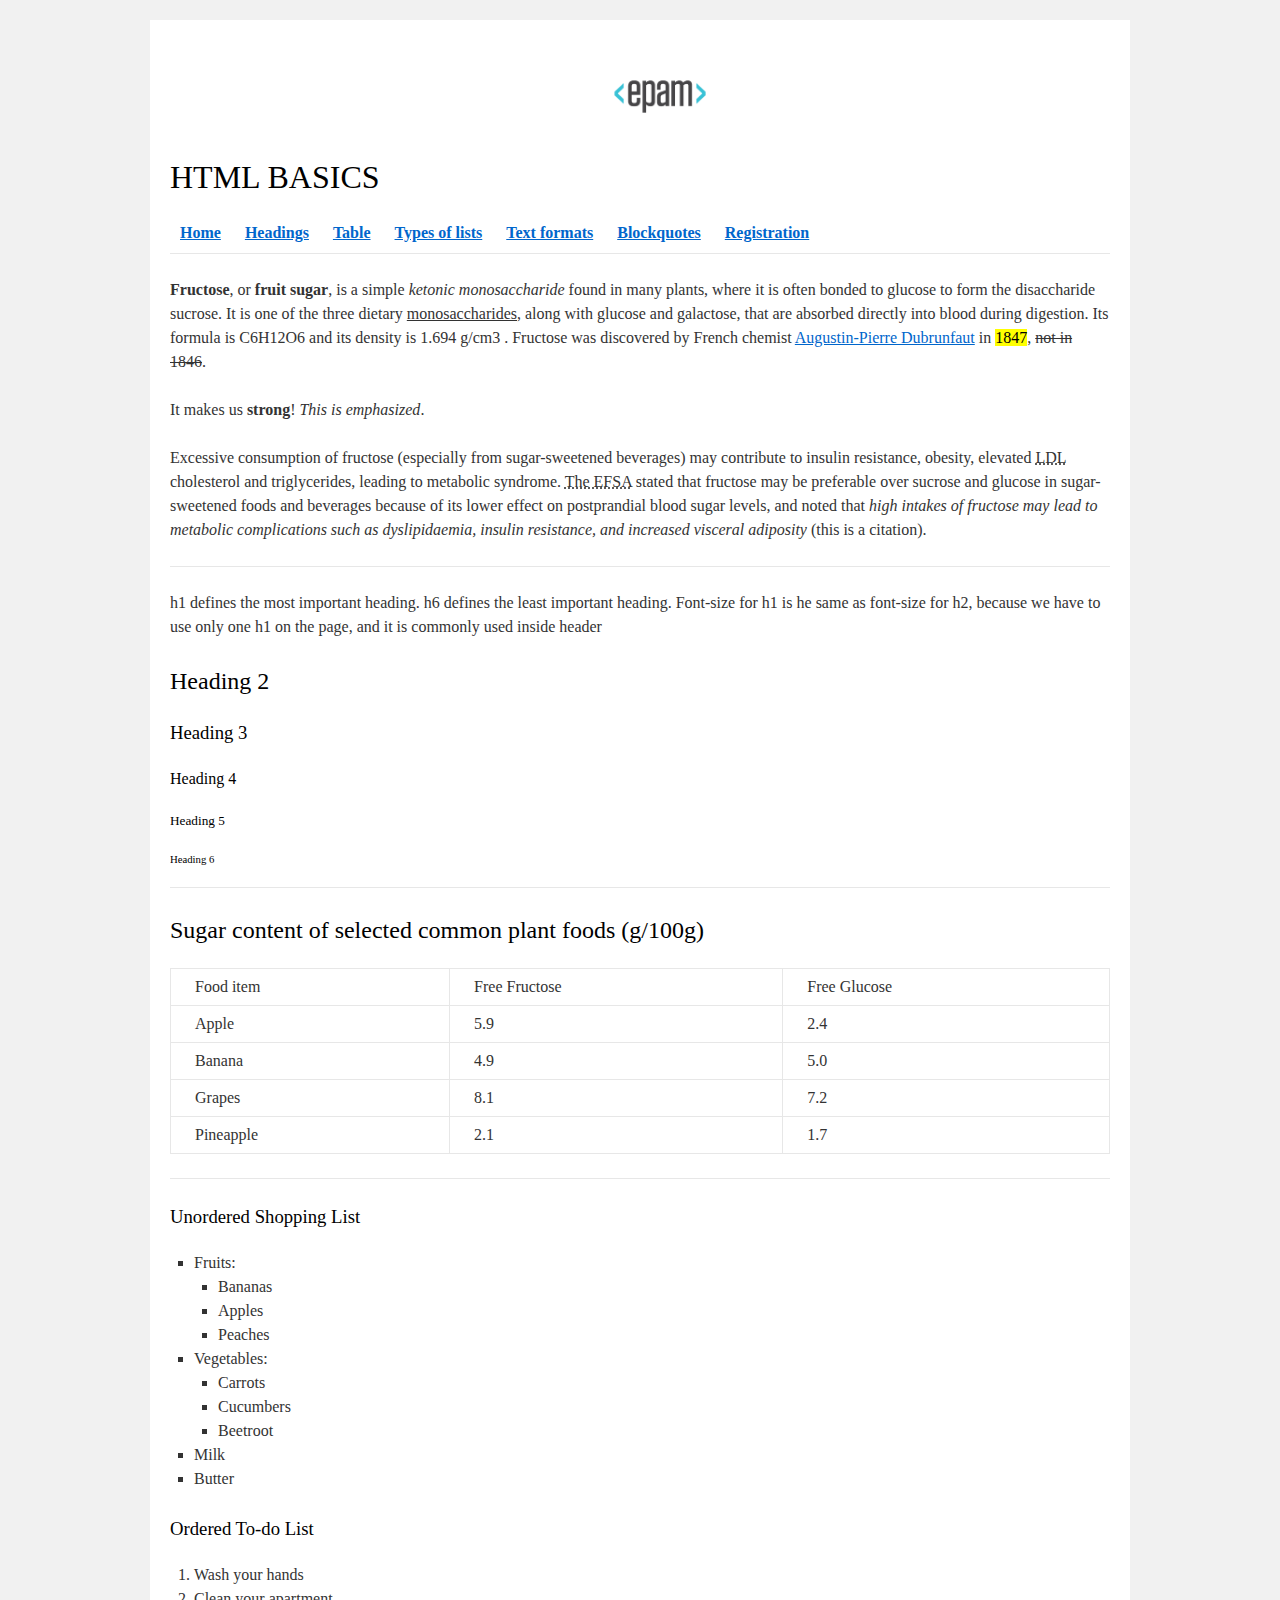
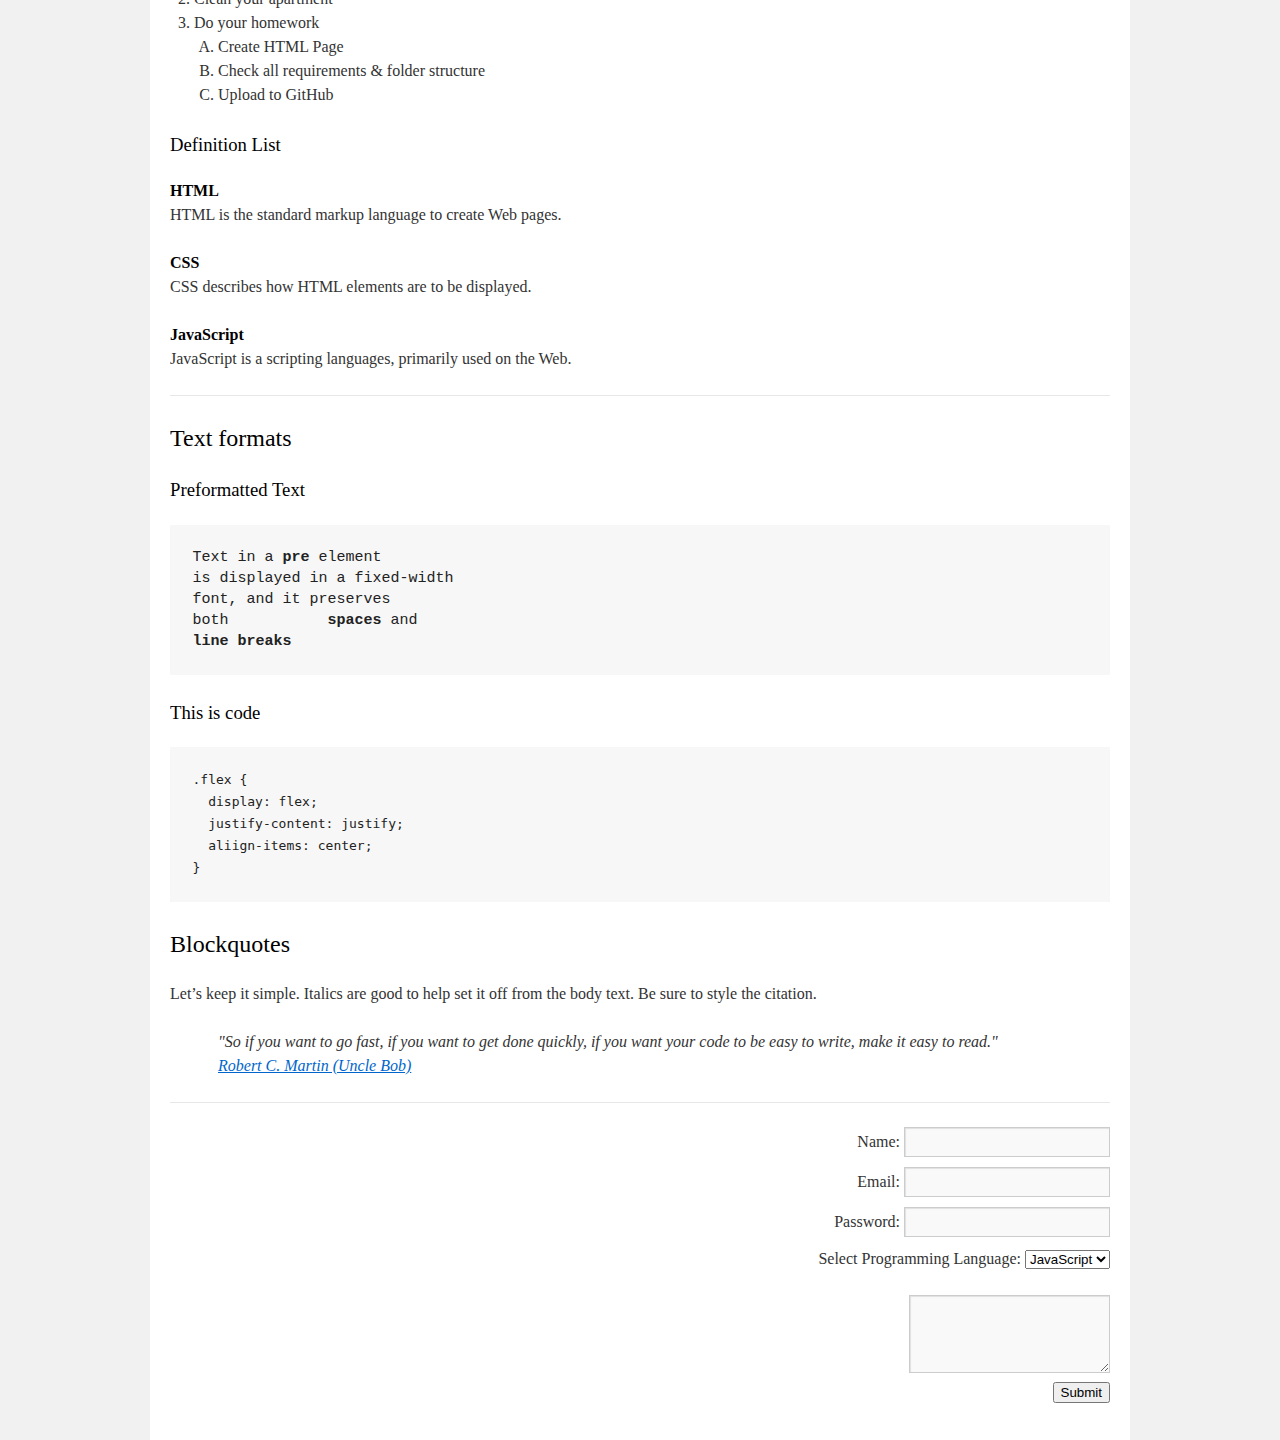
<file: FL13_HW1/homework/index.html>
<!DOCTYPE html>
<html lang="en">

<head>
    <meta charset="utf-8">
    <title>HTML Basics</title>
    <link rel="stylesheet" href="style.css">
</head>

<body>
<div id="wrapper">
    <div id="main">
        <div id="container">
            <div id="content" role="main">

                <header>
                    <img src="logo.png" alt="logo">

                    <h1>HTML BASICS</h1>

                    <nav>
                        <a href="#home"><b>Home</b></a>
                        <a href="#heading"><b>Headings</b></a>
                        <a href="#table"><b>Table</b></a>
                        <a href="#lists"><b>Types of lists</b></a>
                        <a href="#text-formats"><b>Text formats</b></a>
                        <a href="#blockquotes"><b>Blockquotes</b></a>
                        <a href="#registration"><b>Registration</b></a>
                    </nav>
                </header>

                <hr>

                <section id="home">
                    <p>
                        <b>Fructose</b>, or <b>fruit sugar</b>, is a simple <i>ketonic monosaccharide</i> found in many
                        plants, where it is often bonded to glucose to form the disaccharide sucrose.
                        It is one of the three dietary <u>monosaccharides</u>, along with glucose and galactose, that
                        are
                        absorbed directly into blood during digestion. Its formula is C6H12O6 and its density is 1.694
                        g/cm3 . Fructose was discovered by French chemist
                        <a href="https://en.wikipedia.org/wiki/Augustin-Pierre_Dubrunfaut">Augustin-Pierre
                        Dubrunfaut</a> in <mark>1847</mark>, <s>not in 1846</s>.
                    </p>

                    <p>
                        It makes us <b>strong</b>!
                        <i>This is emphasized</i>.
                    </p>

                    <p>
                        Excessive consumption of fructose (especially from sugar-sweetened beverages) may contribute to
                        insulin resistance, obesity, elevated
                        <abbr title="Low-density lipoprotein">LDL</abbr> cholesterol and triglycerides, leading to
                        metabolic syndrome.
                        <abbr title="European Food Safety Authority">The EFSA</abbr> stated that fructose may be
                        preferable
                        over sucrose and glucose in sugar-sweetened foods and beverages because of its lower effect on
                        postprandial blood sugar levels, and noted that
                        <i>high intakes of fructose may lead to metabolic complications such as dyslipidaemia, insulin
                            resistance, and increased visceral adiposity</i> (this is a citation).
                    </p>
                </section>

                <hr>

                <section id="heading">
                    <p>
                        h1 defines the most important heading. h6 defines the least important heading. Font-size for h1
                        is he same as font-size for h2, because we have to use only one h1 on the page,
                        and it is commonly used inside header
                    </p>

                    <h2>Heading 2</h2>
                    <h3>Heading 3</h3>
                    <h4>Heading 4</h4>
                    <h5>Heading 5</h5>
                    <h6>Heading 6</h6>
                </section>

                <hr>

                <section id="table">
                    <h2>Sugar content of selected common plant foods (g/100g)</h2>
                    <table>
                        <thead>
                        <tr>
                            <td>Food item</td>
                            <td>Free Fructose</td>
                            <td>Free Glucose</td>
                        </tr>
                        </thead>
                        <tbody>
                        <tr>
                            <td>Apple</td>
                            <td>5.9</td>
                            <td>2.4</td>
                        </tr>
                        <tr>
                            <td>Banana</td>
                            <td>4.9</td>
                            <td>5.0</td>
                        </tr>
                        <tr>
                            <td>Grapes</td>
                            <td>8.1</td>
                            <td>7.2</td>
                        </tr>
                        <tr>
                            <td>Pineapple</td>
                            <td>2.1</td>
                            <td>1.7</td>
                        </tr>
                        </tbody>
                    </table>
                </section>

                <hr>

                <section id="lists">
                    <h3>Unordered Shopping List</h3>

                    <ul>
                        <li>Fruits:
                            <ul>
                                <li>Bananas</li>
                                <li>Apples</li>
                                <li>Peaches</li>
                            </ul>
                        </li>
                        <li>Vegetables:
                            <ul>
                                <li>Carrots</li>
                                <li>Cucumbers</li>
                                <li>Beetroot</li>
                            </ul>
                        </li>
                        <li>Milk</li>
                        <li>Butter</li>
                    </ul>

                    <h3>Ordered To-do List</h3>

                    <ol>
                        <li>Wash your hands</li>
                        <li>Clean your apartment</li>
                        <li>Do your homework
                            <ol>
                                <li>Create HTML Page</li>
                                <li>Check all requirements & folder structure</li>
                                <li>Upload to GitHub</li>
                            </ol>
                        </li>
                    </ol>

                    <h3>Definition List</h3>

                    <dl>
                        <dt>HTML</dt>
                        <dd>HTML is the standard markup language to create Web pages.</dd>

                        <dt>CSS</dt>
                        <dd>CSS describes how HTML elements are to be displayed.</dd>

                        <dt>JavaScript</dt>
                        <dd>JavaScript is a scripting languages, primarily used on the Web.</dd>
                    </dl>
                </section>

                <hr>

                <section id="text-formats">
                    <h2>Text formats</h2>
                    <h3>Preformatted Text</h3>

                    <pre>Text in a <b>pre</b> element
is displayed in a fixed-width
font, and it preserves
both           <b>spaces</b> and
<b>line breaks</b></pre>

                    <h3>This is code</h3>

                    <pre>
<code>.flex {
  display: flex;
  justify-content: justify;
  aliign-items: center;
}</code></pre>

                </section>

                <section id="blockquotes">
                    <h2>Blockquotes</h2>
                    <p>
                        Let’s keep it simple. Italics are good to help set it off from the body text. Be sure to style
                        the citation.
                    </p>

                    <blockquote cite="https://www.goodreads.com/author/quotes/45372.Robert_C_Martin">
                        <p>"So if you want to go fast, if you want to get done quickly, if you want your code to be easy
                            to write, make it easy to read."<br>
                            <a href="https://en.wikipedia.org/wiki/Robert_C._Martin">Robert C. Martin (Uncle Bob)</a>
                        </p>
                    </blockquote>
                </section>

                <hr>

                <section id="registration">
                    <form action="#" method="post">
                        <div>
                            <label for="name">Name:</label>
                            <input type="text" id="name" name="name">
                        </div>

                        <div>
                            <label for="email">Email:</label>
                            <input type="email" id="email" name="email">
                        </div>

                        <div>
                            <label for="password">Password:</label>
                            <input type="password" id="password" name="password">
                        </div>

                        <div>
                            <label for="programming-language">Select Programming Language:</label>
                            <select id="programming-language">
                                <option value="javascript">JavaScript</option>
                                <option value="net">.Net</option>
                                <option value="java">Java</option>
                            </select>
                        </div>

                        <br>

                        <div>
                            <textarea aria-label="Comment" rows="3"></textarea>
                        </div>

                        <button type="submit">Submit</button>
                    </form>
                </section>

            </div>
        </div>
    </div>
</div>
</body>

</html>
</file>
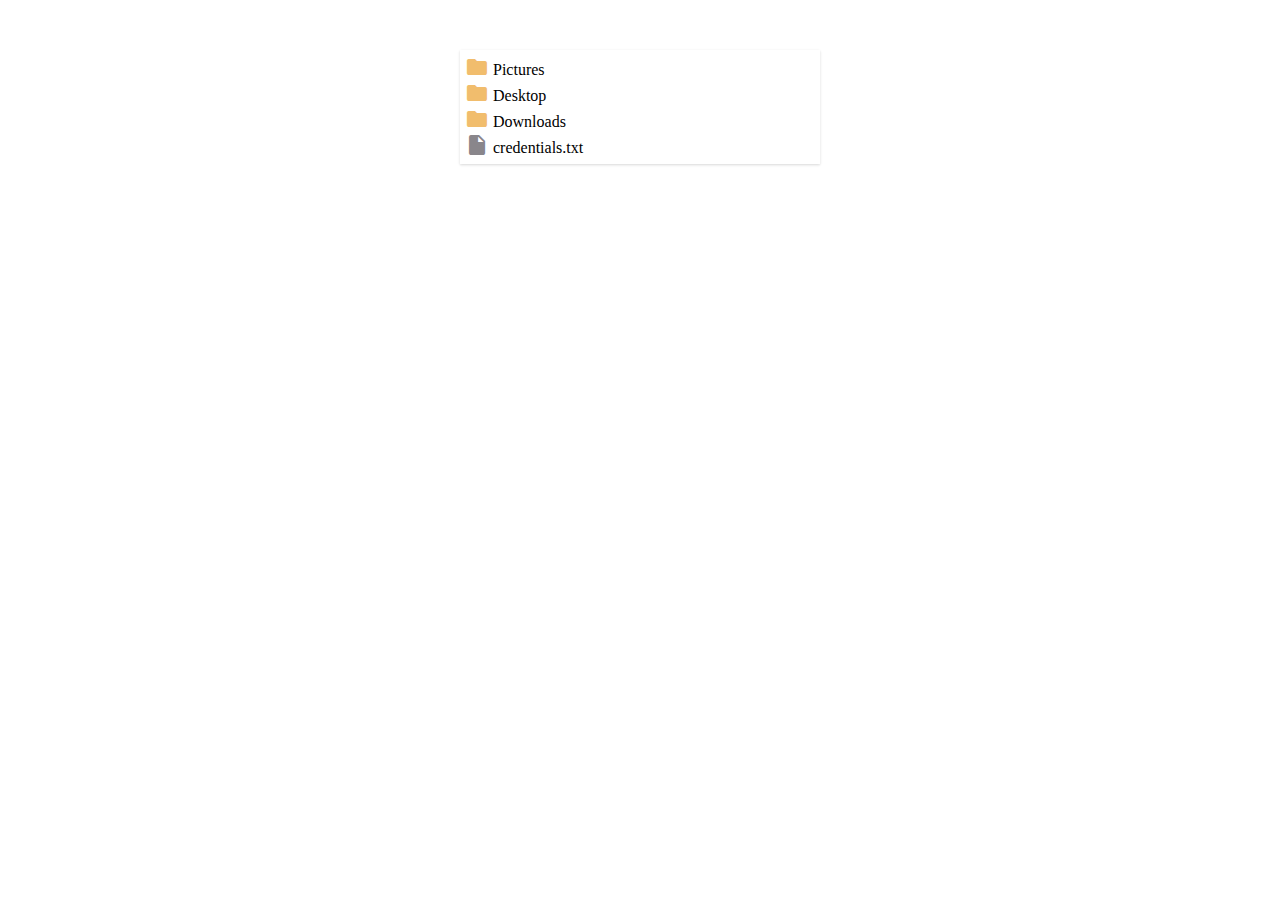
<file: FL13_HW11/homework/index.html>
<!-- DO NOT MODIFY THIS FILE -->
<!DOCTYPE html>
<html lang="en">
<head>
  <meta charset="UTF-8">
  <title>Homework 11 - DOM</title>
  <link rel="stylesheet" href="material-icons/material-icons.css">
  <link rel="stylesheet" href="styles.css">
</head>
<body>
  <div id="root"></div>

  <script src="./app.js"></script>
</body>
</html>
</file>
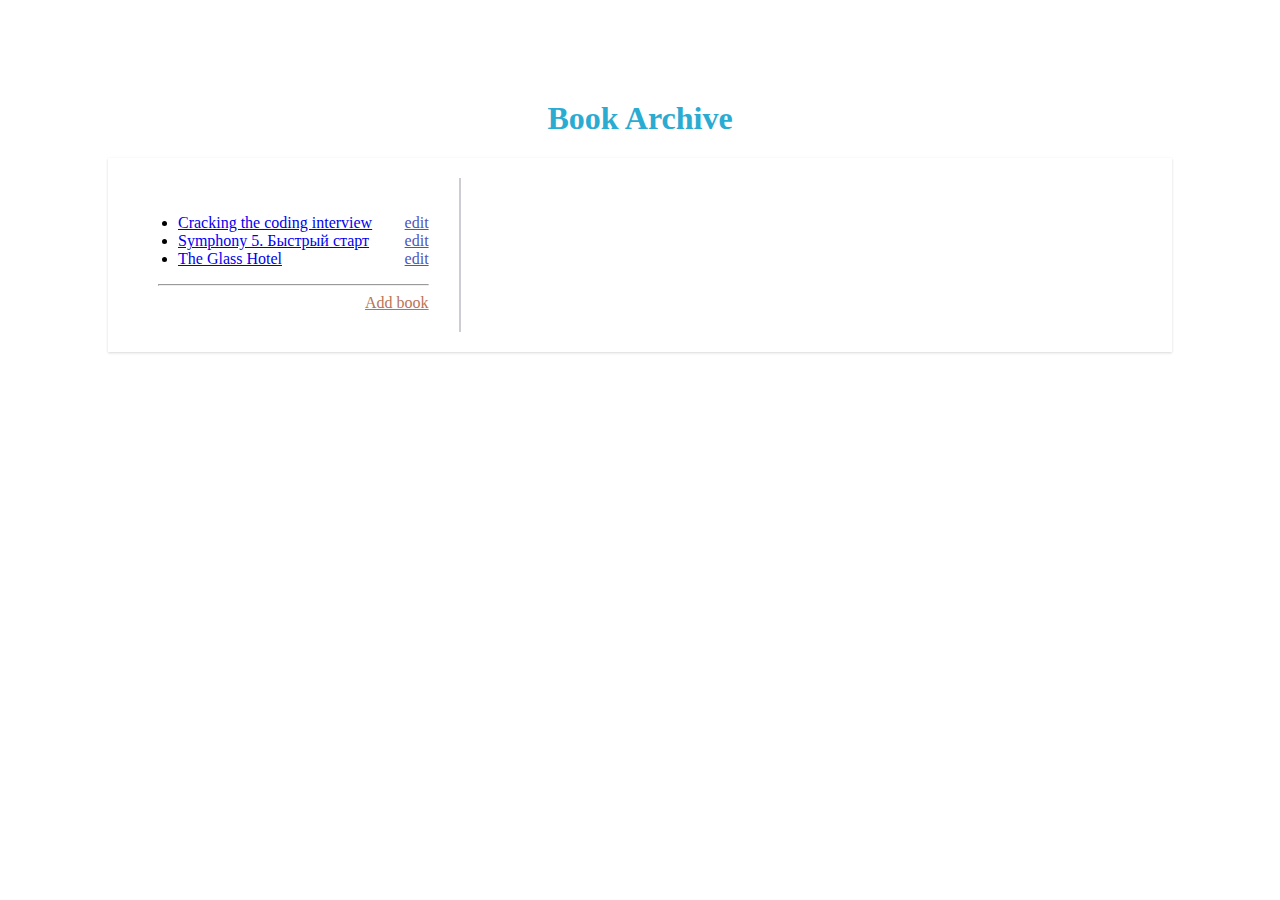
<file: FL13_HW12/homework/index.html>
<!DOCTYPE html>
<html lang="en">
<head>
  <meta charset="UTF-8">
  <title>Homework 12 - BOM</title>
  <link rel="stylesheet" href="styles.css">
</head>
<body>
  <div id="root"></div>
  <script src="./books.js"></script>
  <script src="./app.js"></script>
</body>
</html>
</file>
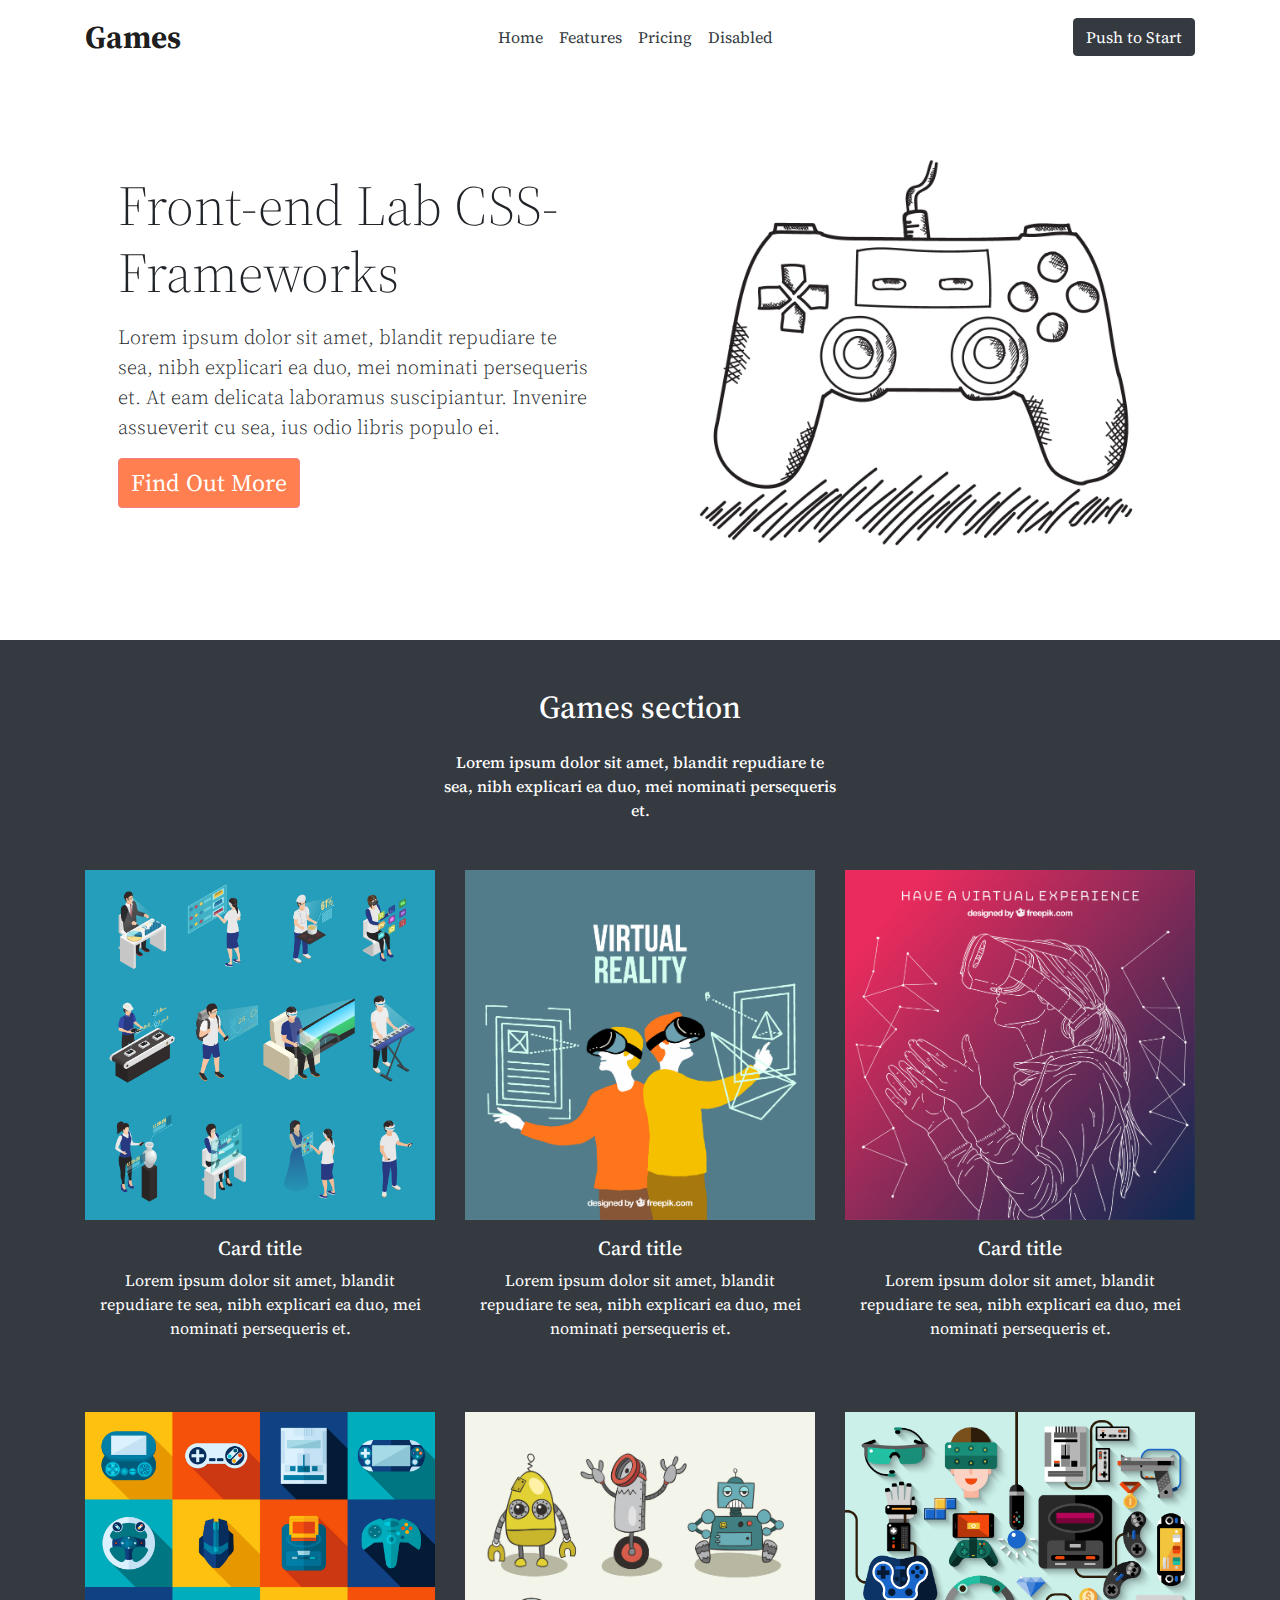
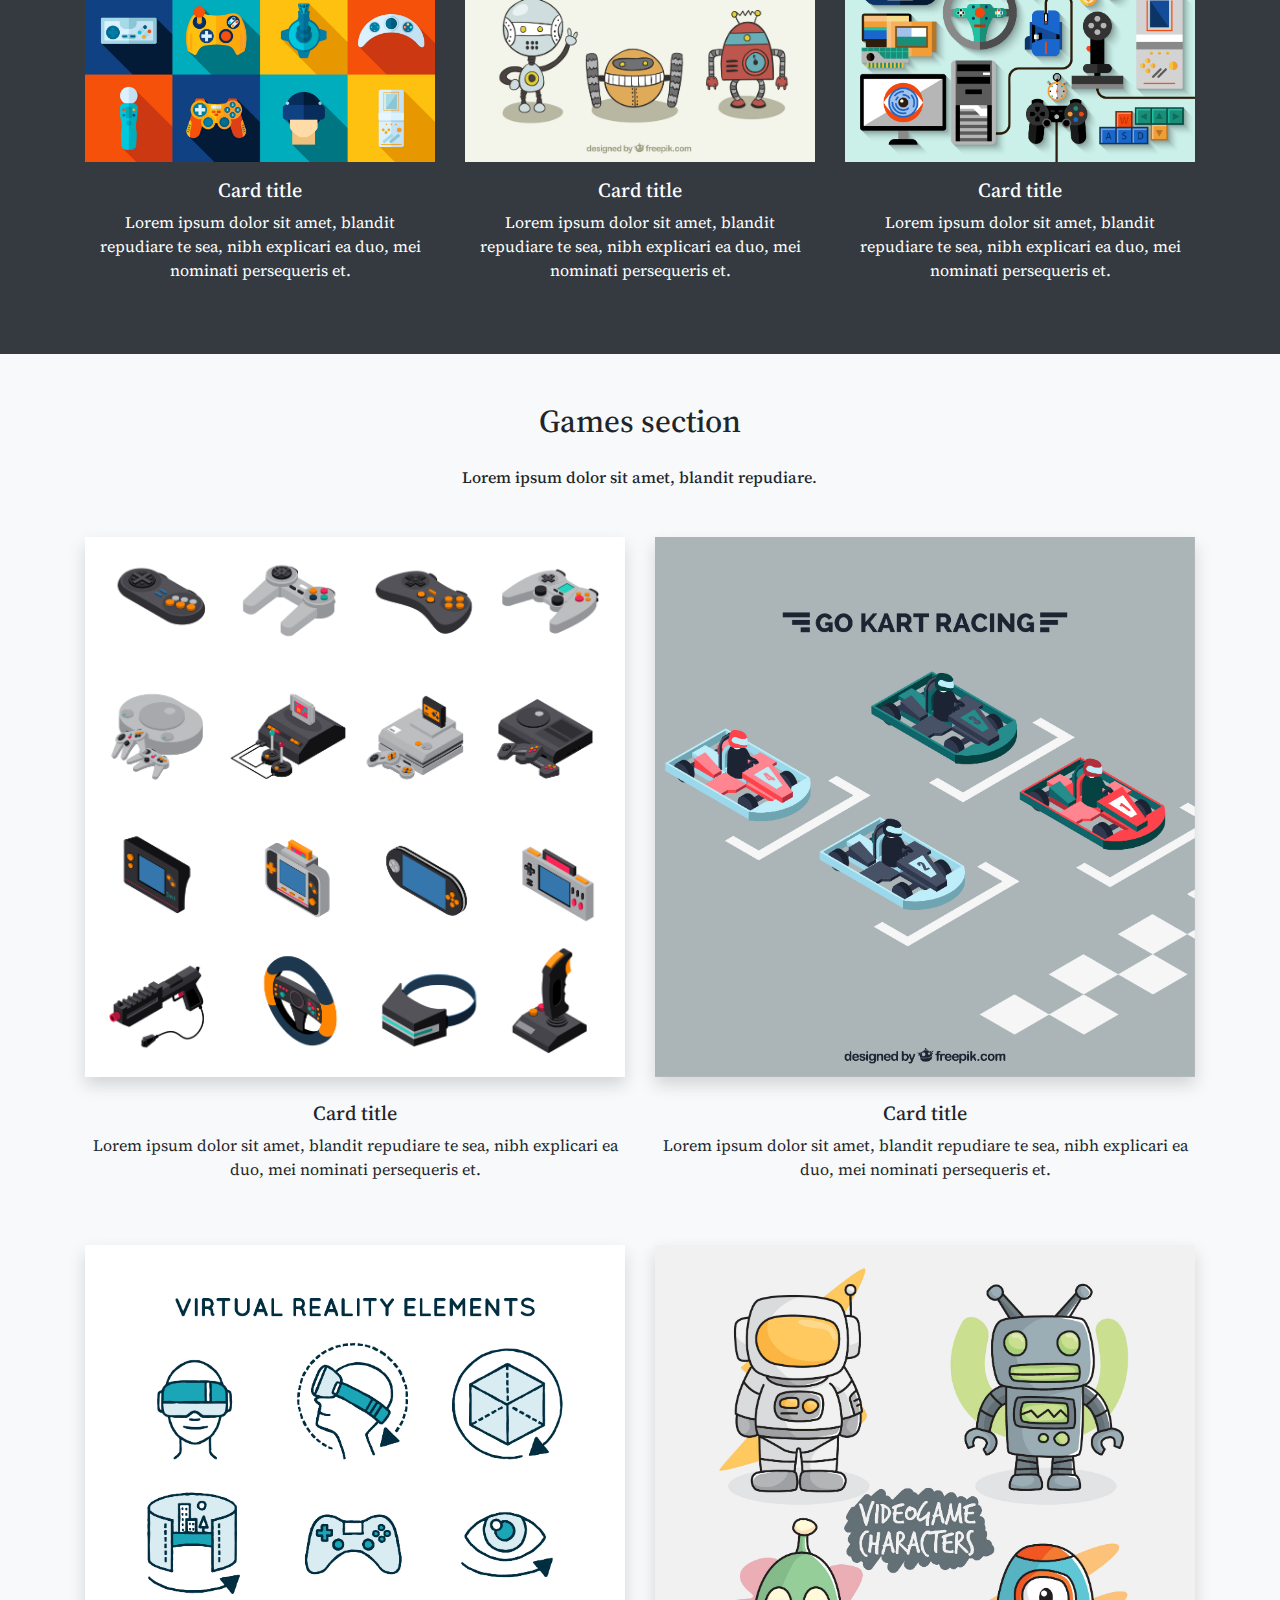
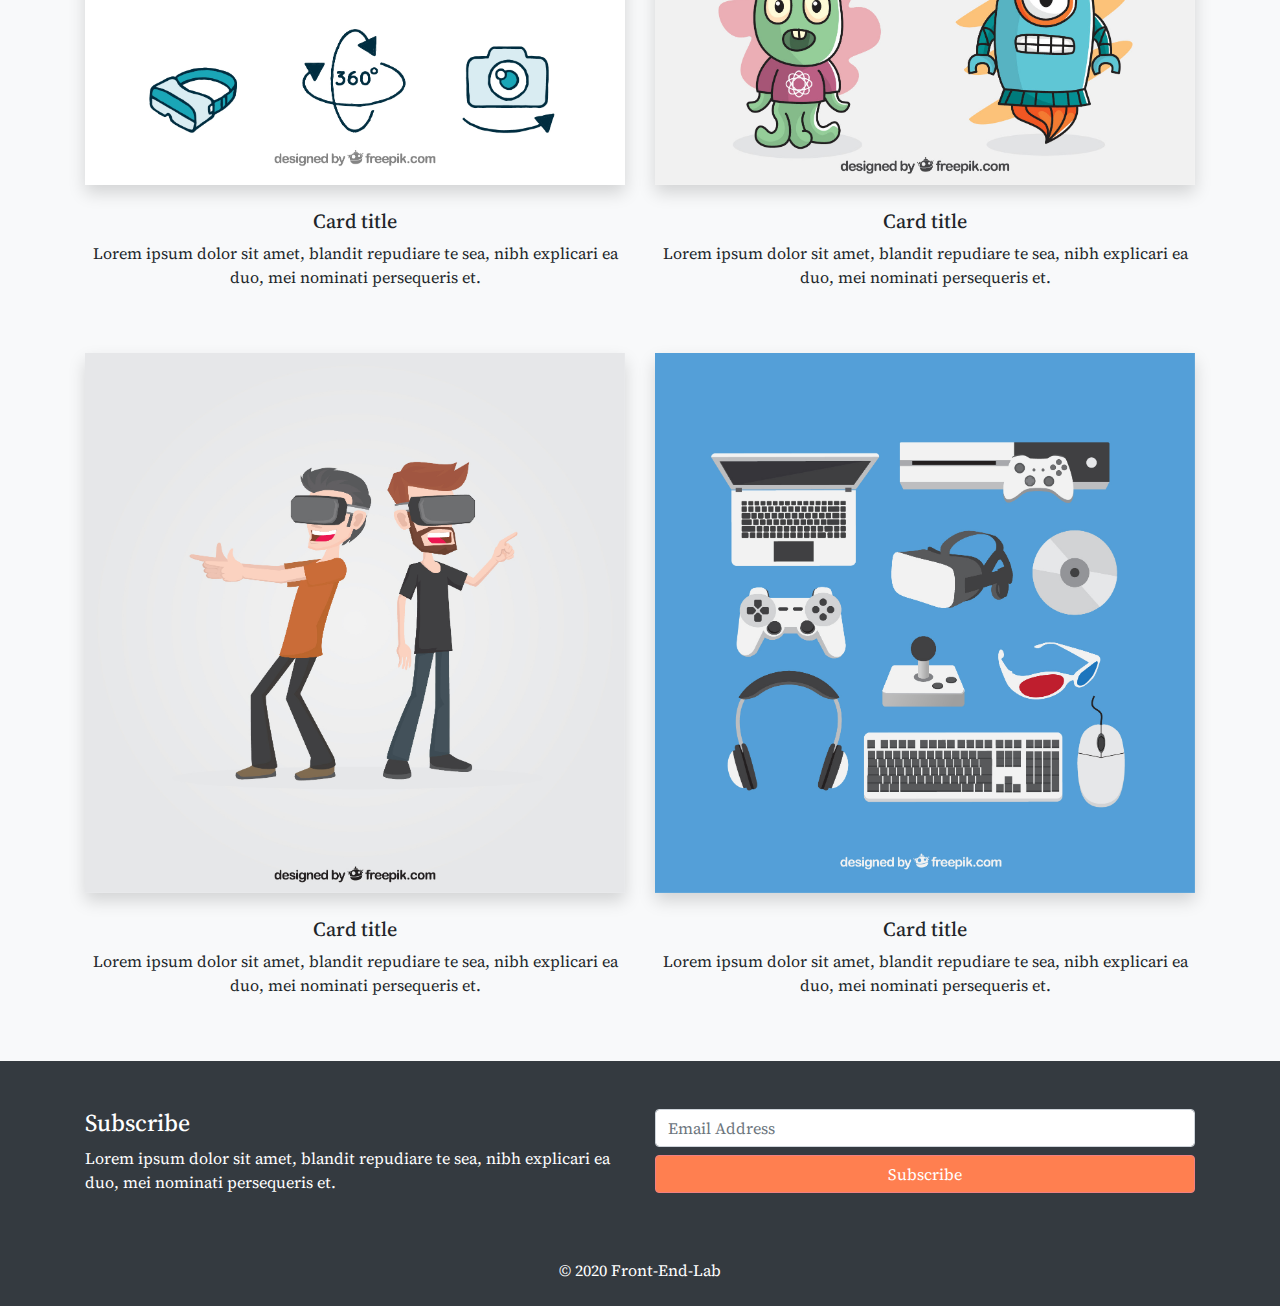
<file: FL13_HW13/homework/index.html>
<!doctype html>
<html lang="en">
<head>
    <meta charset="utf-8">
    <meta name="viewport" content="width=device-width, initial-scale=1, shrink-to-fit=no">
    <meta name="description" content="">
    <title>CSS Frameworks</title>

    <link href="https://fonts.googleapis.com/css2?family=Source+Serif+Pro:wght@400;600;700&display=swap"
          rel="stylesheet">

    <link rel="stylesheet" href="https://stackpath.bootstrapcdn.com/bootstrap/4.4.1/css/bootstrap.min.css"
          integrity="sha384-Vkoo8x4CGsO3+Hhxv8T/Q5PaXtkKtu6ug5TOeNV6gBiFeWPGFN9MuhOf23Q9Ifjh" crossorigin="anonymous">

    <link href="css/styles.css" rel="stylesheet">
</head>
<body>

<header>
    <nav class="navbar navbar-expand-md navbar-light fixed-top bg-white">
        <div class="container">
            <a class="navbar-brand font-weight-bold text--large" href="#">Games</a>
            <button class="navbar-toggler collapsed" type="button" data-toggle="collapse" data-target="#navbarCollapse"
                    aria-controls="navbarCollapse" aria-expanded="false" aria-label="Toggle navigation">
                <span class="navbar-toggler-icon"></span>
            </button>
            <div class="navbar-collapse collapse" id="navbarCollapse">
                <ul class="navbar-nav mx-auto">
                    <li class="nav-item active">
                        <a class="nav-link text-dark" href="#">Home <span class="sr-only">(current)</span></a>
                    </li>
                    <li class="nav-item">
                        <a class="nav-link text-dark" href="#">Features</a>
                    </li>
                    <li class="nav-item">
                        <a class="nav-link text-dark" href="#">Pricing</a>
                    </li>
                    <li class="nav-item">
                        <a class="nav-link text-dark disabled" href="#">Disabled</a>
                    </li>
                </ul>
                <button class="btn btn-dark">Push to Start</button>
            </div>
        </div>
    </nav>
</header>

<main>
    <div class="container">
        <section class="row">
            <div class="col-12 col-md-6 p-5 order-2 order-md-1">
                <h1 class="display-4 mb-3 mt-0 mt-md-4">Front-end Lab CSS-Frameworks</h1>
                <p class="lead">Lorem ipsum dolor sit amet, blandit repudiare te sea, nibh explicari ea duo, mei
                    nominati persequeris
                    et. At eam delicata laboramus suscipiantur. Invenire assueverit cu sea, ius odio libris populo ei.
                </p>
                <button class="btn text-capitalize btn--orange text--x15">Find out more</button>
            </div>
            <div class="col-12 col-md-6 order-1 order-md-2">
                <img src="assets/hero-5.jpg" class="img-fluid" alt="joystick">
            </div>
        </section>

    </div>

    <section class="bg-dark text-white">
        <div class="col-12 col-md-4 py-5 mx-auto">
            <h2 class="text-center mb-4">Games section</h2>
            <h6 class="text-center text--height-normal">Lorem ipsum dolor sit amet, blandit repudiare te sea, nibh explicari ea duo, mei
                nominati persequeris
                et.
            </h6>
        </div>

        <div class="container">
            <div class="row">
                <div class="col-12 col-sm-6 col-md-4 mb-5">
                    <img src="assets/1.jpg" class="img-fluid" alt="card photo">
                    <div class="text-center p-2">
                        <h5 class="my-2">Card title</h5>
                        <p>Lorem ipsum dolor sit amet, blandit repudiare te sea, nibh explicari ea duo, mei nominati
                            persequeris et.</p>
                    </div>
                </div>

                <div class="col-12 col-sm-6 col-md-4 mb-5">
                    <img src="assets/2.jpg" class="img-fluid" alt="card photo">
                    <div class="text-center p-2">
                        <h5 class="my-2">Card title</h5>
                        <p>Lorem ipsum dolor sit amet, blandit repudiare te sea, nibh explicari ea duo, mei nominati
                            persequeris et.</p>
                    </div>
                </div>

                <div class="col-12 col-sm-6 col-md-4 mb-5">
                    <img src="assets/3.jpg" class="img-fluid" alt="card photo">
                    <div class="text-center p-2">
                        <h5 class="my-2">Card title</h5>
                        <p>Lorem ipsum dolor sit amet, blandit repudiare te sea, nibh explicari ea duo, mei nominati
                            persequeris et.</p>
                    </div>
                </div>

                <div class="col-12 col-sm-6 col-md-4 mb-5">
                    <img src="assets/4.jpg" class="img-fluid" alt="card photo">
                    <div class="text-center p-2">
                        <h5 class="my-2">Card title</h5>
                        <p>Lorem ipsum dolor sit amet, blandit repudiare te sea, nibh explicari ea duo, mei nominati
                            persequeris et.</p>
                    </div>
                </div>

                <div class="col-12 col-sm-6 col-md-4 mb-5">
                    <img src="assets/5.jpg" class="img-fluid" alt="card photo">
                    <div class="text-center p-2">
                        <h5 class="my-2">Card title</h5>
                        <p>Lorem ipsum dolor sit amet, blandit repudiare te sea, nibh explicari ea duo, mei nominati
                            persequeris et.</p>
                    </div>
                </div>

                <div class="col-12 col-sm-6 col-md-4 mb-5">
                    <img src="assets/6.jpg" class="img-fluid" alt="card photo">
                    <div class="text-center p-2">
                        <h5 class="my-2">Card title</h5>
                        <p>Lorem ipsum dolor sit amet, blandit repudiare te sea, nibh explicari ea duo, mei nominati
                            persequeris et.</p>
                    </div>
                </div>
            </div>
        </div>
    </section>

    <section class="bg-light">
        <div class="col-12 col-md-5 py-5 mx-auto">
            <h2 class="text-center mb-4">Games section</h2>
            <h6 class="text-center text--height-normal">Lorem ipsum dolor sit amet, blandit repudiare.
            </h6>
        </div>

        <div class="container">
            <div class="row">
                <div class="col-12 col-lg-6 mb-5">
                    <img src="assets/7.jpg" class="img-fluid shadow" alt="card photo">
                    <div class="text-center mt-4">
                        <h5 class="mb-2">Card title</h5>
                        <p>Lorem ipsum dolor sit amet, blandit repudiare te sea, nibh explicari ea duo, mei nominati
                            persequeris
                            et.</p>
                    </div>
                </div>

                <div class="col-12 col-lg-6 mb-5">
                    <img src="assets/8.jpg" class="img-fluid shadow" alt="card photo">
                    <div class="text-center mt-4">
                        <h5 class="mb-2">Card title</h5>
                        <p>Lorem ipsum dolor sit amet, blandit repudiare te sea, nibh explicari ea duo, mei nominati
                            persequeris
                            et.</p>
                    </div>
                </div>

                <div class="col-12 col-lg-6 mb-5">
                    <img src="assets/9.jpg" class="img-fluid shadow" alt="card photo">
                    <div class="text-center mt-4">
                        <h5 class="mb-2">Card title</h5>
                        <p>Lorem ipsum dolor sit amet, blandit repudiare te sea, nibh explicari ea duo, mei nominati
                            persequeris
                            et.</p>
                    </div>
                </div>

                <div class="col-12 col-lg-6 mb-5">
                    <img src="assets/10.jpg" class="img-fluid shadow" alt="card photo">
                    <div class="text-center mt-4">
                        <h5 class="mb-2">Card title</h5>
                        <p>Lorem ipsum dolor sit amet, blandit repudiare te sea, nibh explicari ea duo, mei nominati
                            persequeris
                            et.</p>
                    </div>
                </div>

                <div class="col-12 col-lg-6 mb-5">
                    <img src="assets/11.jpg" class="img-fluid shadow" alt="card photo">
                    <div class="text-center mt-4">
                        <h5 class="mb-2">Card title</h5>
                        <p>Lorem ipsum dolor sit amet, blandit repudiare te sea, nibh explicari ea duo, mei nominati
                            persequeris
                            et.</p>
                    </div>
                </div>

                <div class="col-12 col-lg-6 mb-5">
                    <img src="assets/12.jpg" class="img-fluid shadow" alt="card photo">
                    <div class="text-center mt-4">
                        <h5 class="mb-2">Card title</h5>
                        <p>Lorem ipsum dolor sit amet, blandit repudiare te sea, nibh explicari ea duo, mei nominati
                            persequeris
                            et.</p>
                    </div>
                </div>
            </div>
        </div>
    </section>
</main>
<footer class="bg-dark text-white pt-5 pb-2 pb-md-4">
    <div class="container">
        <div class="row">
            <div class="col-12 col-lg-6">
                <h4 class="mb-2">Subscribe</h4>
                <p>Lorem ipsum dolor sit amet, blandit repudiare te sea, nibh explicari ea duo, mei nominati persequeris
                    et.</p>
            </div>
            <div class="col-12 col-lg-6">
                <form>
                    <div class="form-group mb-2">
                        <label for="inputEmail" class="sr-only">Email address</label>
                        <input type="email" class="form-control" id="inputEmail" placeholder="Email Address">
                    </div>
                    <button type="submit" class="btn btn-block btn--orange">Subscribe</button>
                </form>
            </div>
        </div>
        <p class="text-center mt-5 mb-0">&copy; 2020 Front-End-Lab</p>
    </div>
</footer>
</body>
</html>
</file>
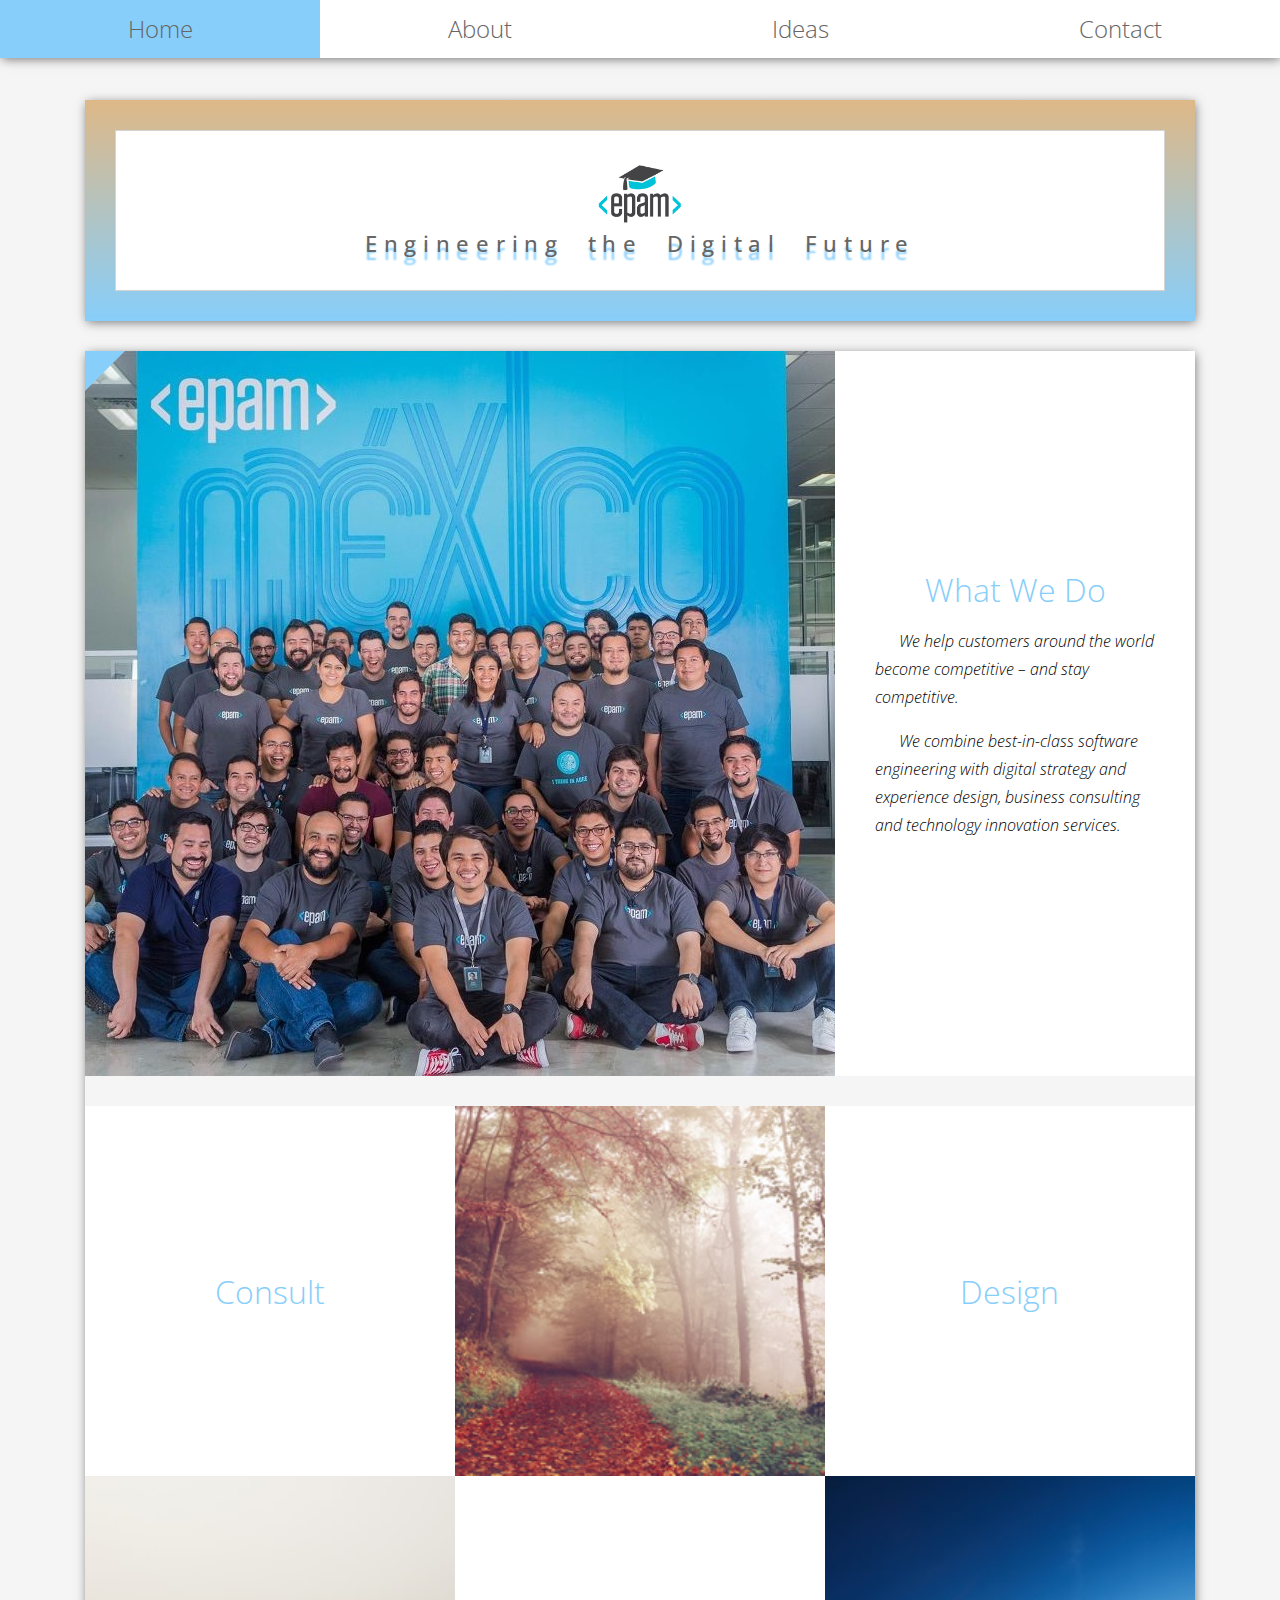
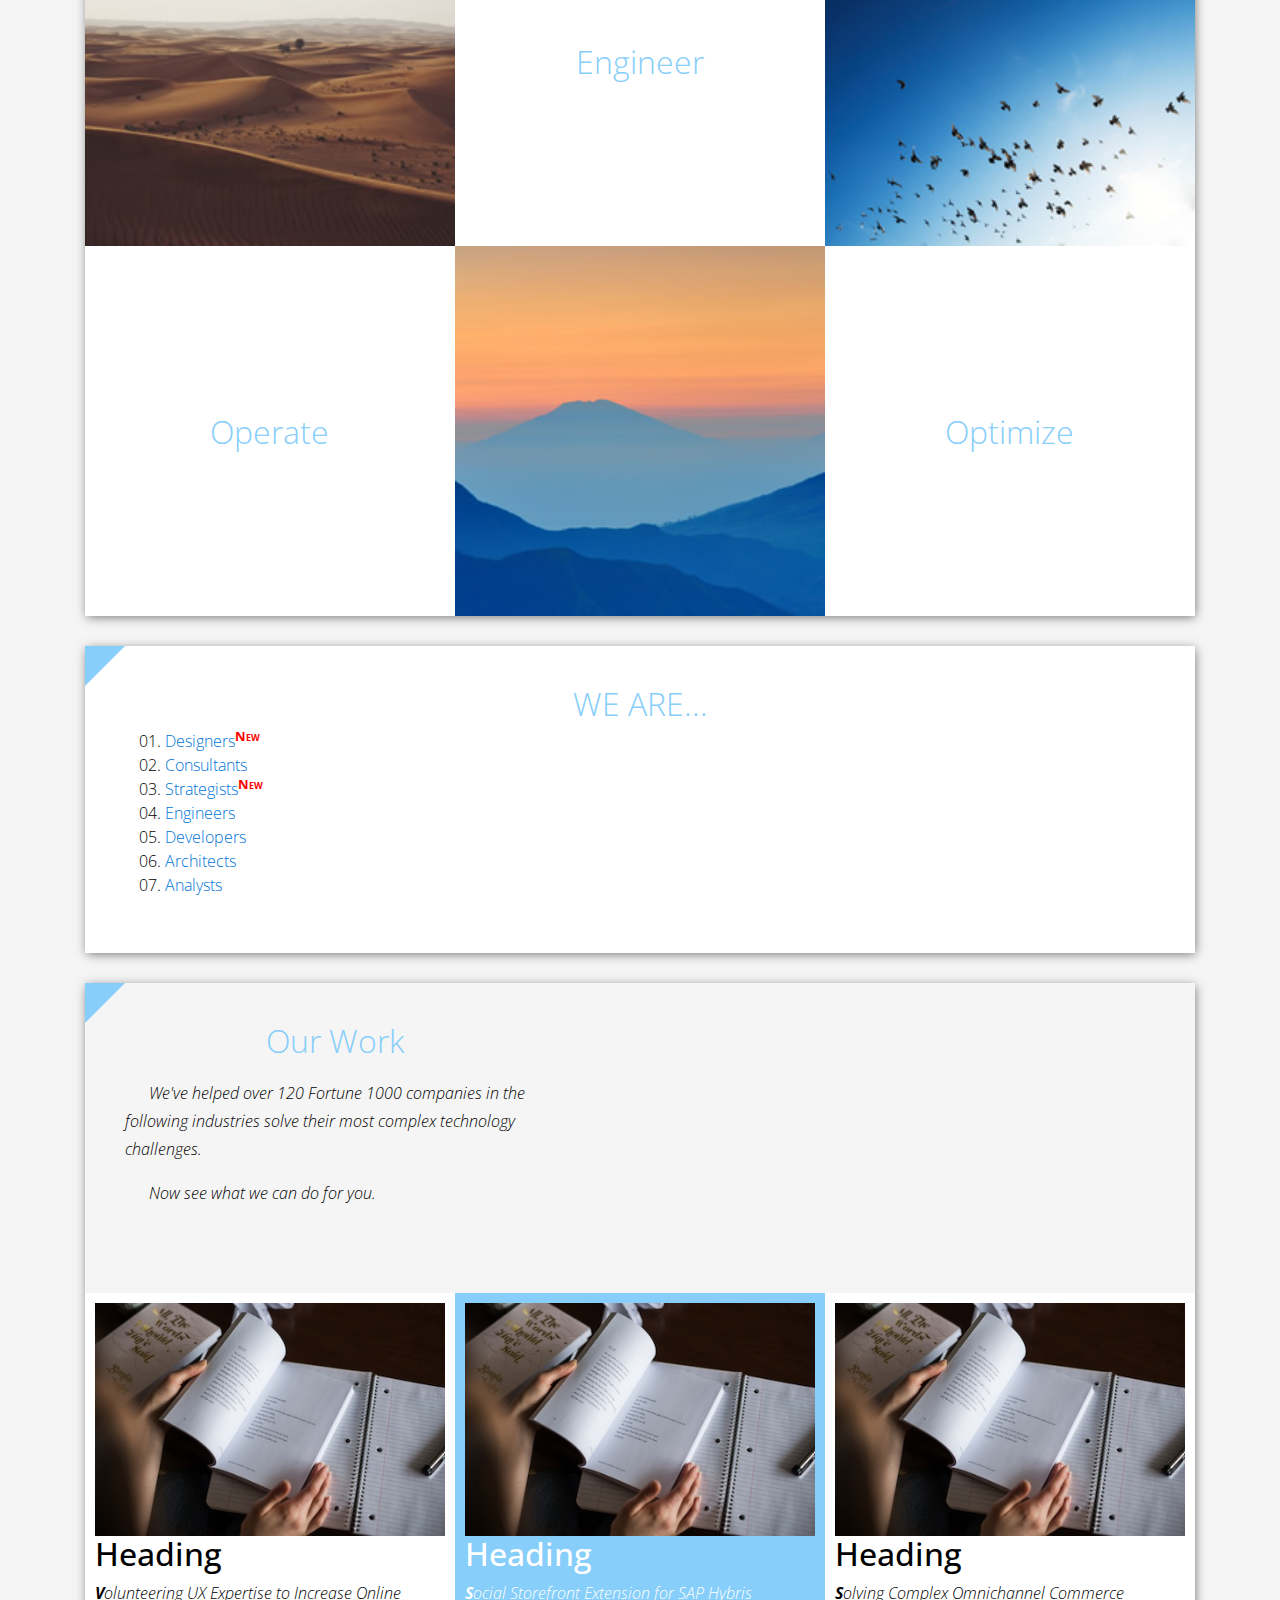
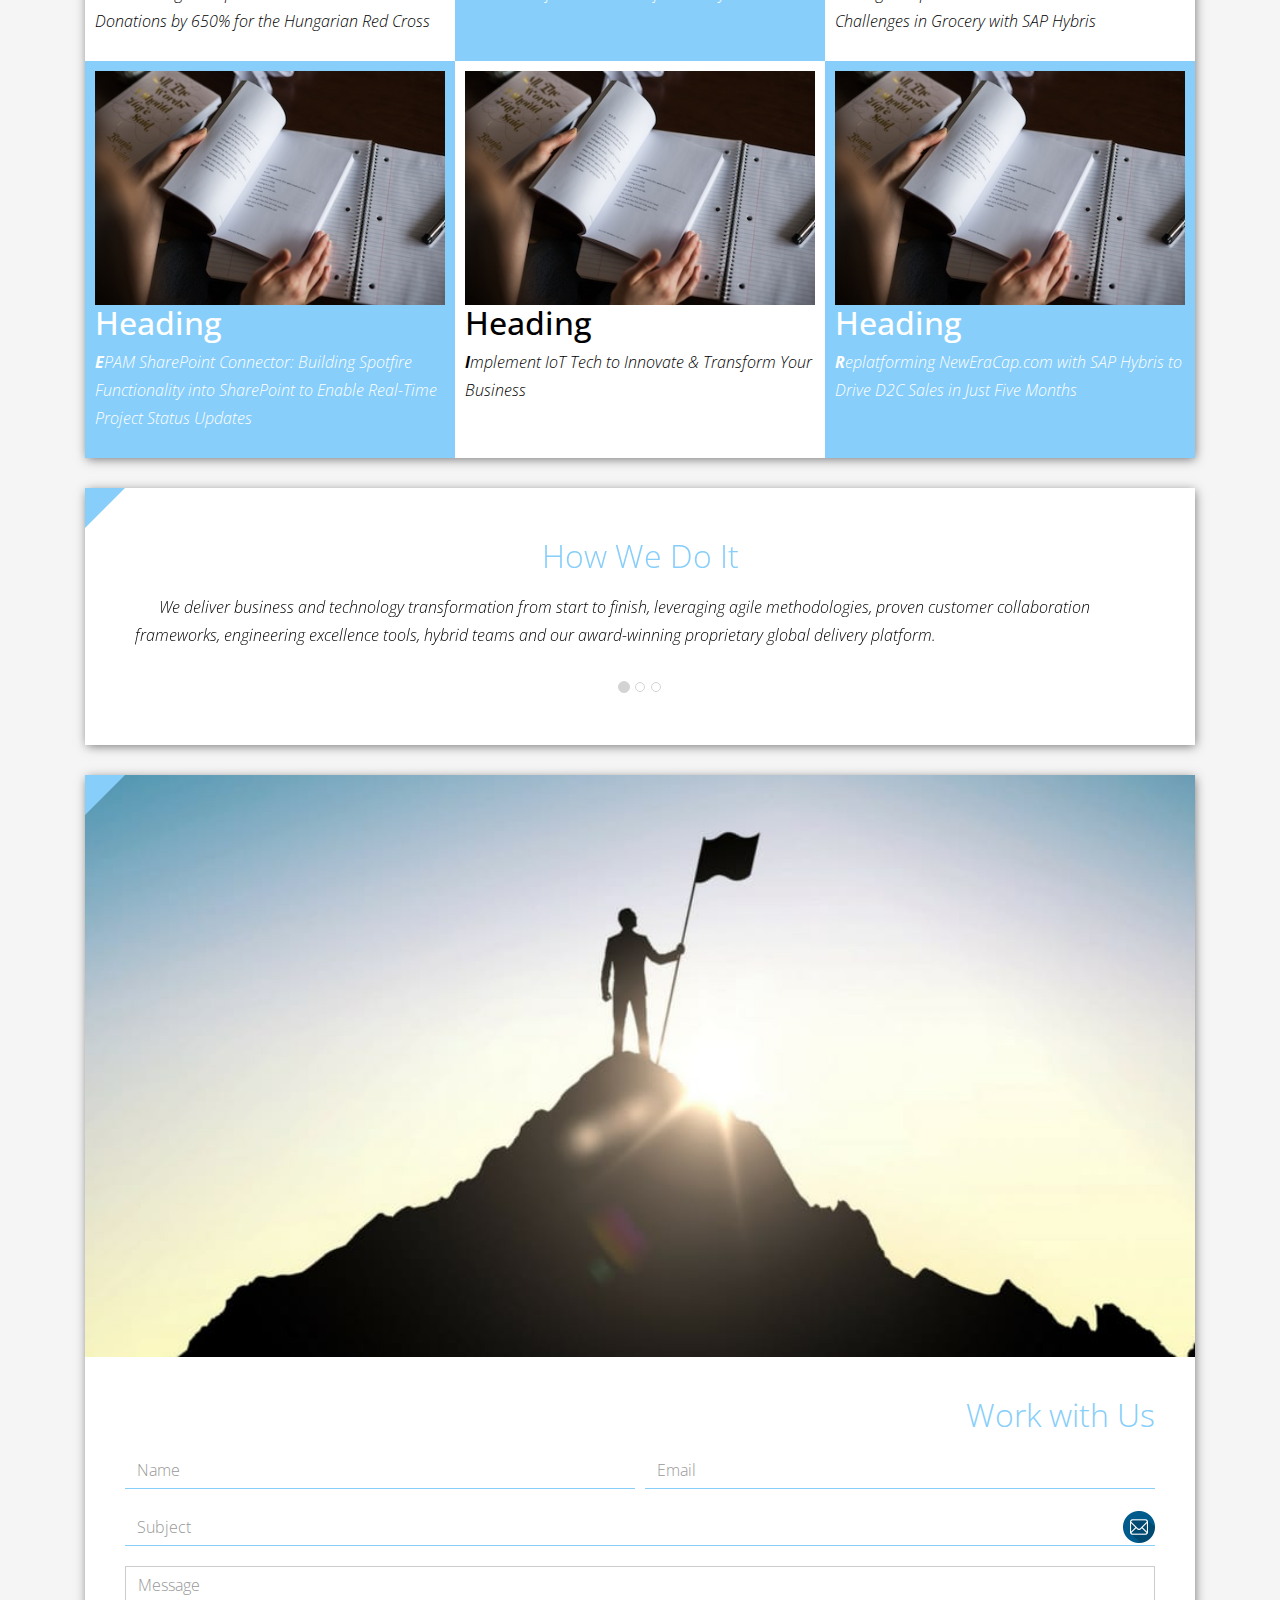
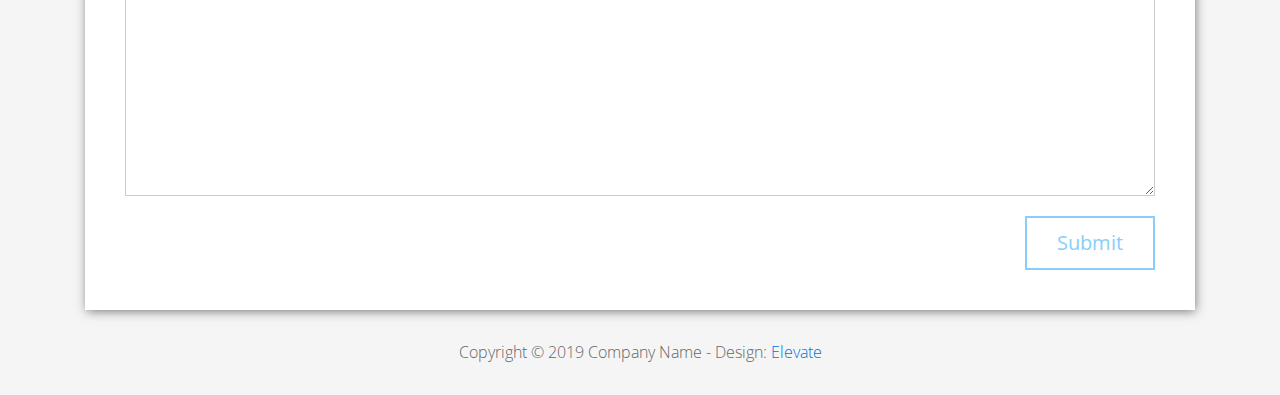
<file: FL13_HW2/homework/index.html>
<!DOCTYPE html>
<html lang="en">
<head>
  <meta charset="utf-8">
  <meta http-equiv="X-UA-Compatible" content="IE=edge">
  <meta name="viewport" content="width=device-width, initial-scale=1">

  <title>CSS Basics HW</title>



  <!-- load stylesheets -->
  <link rel="stylesheet" href="http://fonts.googleapis.com/css?family=Open+Sans:300,400">
  <!-- Google web font "Open Sans" -->
  <link rel="stylesheet" href="css/bootstrap.min.css">
  <!-- Bootstrap style -->
  <link rel="stylesheet" href="css/general.css">
  <link rel="stylesheet" href="css/style.css">
  <!-- Templatemo style -->
</head>

<body>
<div class="container">

  <div class="tm-sidebar">
    <nav class="tm-main-nav">
      <ul>
        <li class="tm-nav-item"><a href="#home" class="tm-nav-item-link">Home</a></li>
        <li class="tm-nav-item"><a href="#about" class="tm-nav-item-link">About</a></li>
        <li class="tm-nav-item"><a href="#ideas" class="tm-nav-item-link">Ideas</a></li>
        <li class="tm-nav-item"><a href="#contact" class="tm-nav-item-link">Contact</a></li>
      </ul>
    </nav>
  </div>

  <div class="tm-main-content">

    <div id="home" class="tm-content-box tm-content-header margin-b-10">
      <div class="tm-banner">
        <div class="tm-banner-inner">
          <img src="img/epam_logo.png" width="100" alt="">
          <p class="tm-banner-text">Engineering the Digital Future</p>
        </div>
      </div>
    </div>

    <section>
      <div class="tm-content-box flex-2-col">

        <div class="padding-medium flex-item tm-team-description-container flex-item">
          <h2 class="tm-section-title">What We Do</h2>
          <p class="tm-section-description">We help customers around the world become competitive – and stay competitive.</p>
          <p class="tm-section-description"> We combine best-in-class software engineering with digital strategy and experience design, business consulting and technology innovation services.</p>
        </div>
        <div class="flex-item tm-team-img">
          <img src="img/epam-mexico.jpg" alt="epam-mexico">
        </div>

      </div>

      <div id="about" class="tm-content-box">

        <ul class="boxes gallery-container">
          <li class="box box-bg">
            <h2 class="tm-section-title tm-section-title-box tm-box-bg-title">Consult</h2>
          </li>
          <li class="box">
            <a href="img/idea-large-01.jpg">
              <img src="img/idea-01.jpg" alt="Image" class="img-fluid thumbnail box-img">
            </a>
          </li>
          <li class="box box-bg">
            <h2 class="tm-section-title tm-section-title-box tm-box-bg-title">Design</h2>
          </li>
          <li class="box">
            <a href="img/idea-large-02.jpg">
              <img src="img/idea-02.jpg" alt="Image" class="img-fluid thumbnail box-img">
            </a>
          </li>
          <li class="box box-bg">
            <h2 class="tm-section-title tm-section-title-box tm-box-bg-title">Engineer</h2>
          </li>
          <li class="box">
            <a href="img/idea-large-03.jpg">
              <img src="img/idea-03.jpg" alt="Image" class="img-fluid thumbnail box-img">
            </a>
          </li>
          <li class="box box-bg">
            <h2 class="tm-section-title tm-section-title-box tm-box-bg-title">Operate</h2>
          </li>
          <li class="box">
            <a href="img/idea-large-04.jpg">
              <img src="img/idea-04.jpg" alt="Image" class="img-fluid thumbnail box-img">
            </a>
          </li>
          <li class="box box-bg">
            <h2 class="tm-section-title tm-section-title-box tm-box-bg-title">Optimize</h2>
          </li>
        </ul>

      </div>

    </section>

    <!-- slider -->
    <section class="heading tm-content-box">
      <div class="padding-medium">
        <h2> WE ARE...</h2>
        <ol>
          <li><a href="index.html" class="text">Designers</a></li>
          <li><a href="index.html">Consultants</a></li>
          <li><a href="#" class="text">Strategists</a></li>
          <li><a href="#">Engineers</a></li>
          <li><a href="#">Developers</a></li>
          <li><a href="#">Architects</a></li>
          <li><a href="#">Analysts</a></li>
        </ol>
      </div>
    </section>

    <section class="blocks">
      <div class="padding-medium flex-item tm-team-description-container">
        <h2 class="tm-section-title">Our Work</h2>
        <p class="tm-section-description">We've helped over 120 Fortune 1000 companies in the following industries solve their most complex technology challenges. </p>
        <p class="tm-section-description"> Now see what we can do for you.</p>
      </div>
      <div class="tm-content-box flex-2-col">
      </div>
      <div  class="tm-content-box">
        <ul class="boxes gallery-container">
          <li class="box box-work">
            <img src="img/study.jpeg" alt="Image" class="img-fluid">
            <div>
              <h2>Heading</h2>
              <p>Volunteering UX Expertise to Increase Online Donations by 650% for the Hungarian Red Cross</p>
            </div>
          </li>
          <li class="box box-work">
            <img src="img/study.jpeg" alt="Image" class="img-fluid">
            <div>
              <h2>Heading</h2>
              <p>Social Storefront Extension for SAP Hybris</p>
            </div>
          </li>
          <li class="box box-work">
            <img src="img/study.jpeg" alt="Image" class="img-fluid">
            <div>
              <h2>Heading</h2>
              <p>Solving Complex Omnichannel Commerce Challenges in Grocery with SAP Hybris</p>
            </div>
          </li>
          <li class="box box-work">
            <img src="img/study.jpeg" alt="Image" class="img-fluid">
            <div>
              <h2>Heading</h2>
              <p>EPAM SharePoint Connector: Building Spotfire Functionality into SharePoint to Enable Real-Time Project Status Updates</p>
            </div>
          </li>
          <li class="box box-work">
            <img src="img/study.jpeg" alt="Image" class="img-fluid">
            <div>
              <h2>Heading</h2>
              <p>Implement IoT Tech to Innovate &amp; Transform Your Business</p>
            </div>
          </li>
          <li class="box box-work">
            <img src="img/study.jpeg" alt="Image" class="img-fluid">
            <div>
              <h2>Heading</h2>
              <p>Replatforming NewEraCap.com with SAP Hybris to Drive D2C Sales in Just Five Months</p>
            </div>
          </li>
        </ul>

      </div>
    </section>

    <section id="ideas">
      <div id="tmCarousel" class="carousel slide tm-content-box" data-ride="carousel">

        <ol class="carousel-indicators">
          <li data-target="#tmCarousel" data-slide-to="0" class="active"></li>
          <li data-target="#tmCarousel" data-slide-to="1" class=""></li>
          <li data-target="#tmCarousel" data-slide-to="2" class=""></li>
        </ol>

        <div class="carousel-inner" role="listbox">

          <div class="carousel-item active">
            <div class="carousel-content">
              <div class="flex-item">
                <h2 class="tm-section-title">How We Do It</h2>
                <p class="tm-section-description carousel-description">We deliver business and technology transformation from start to finish, leveraging agile methodologies, proven customer collaboration frameworks, engineering excellence tools, hybrid teams and our award-winning proprietary global delivery platform.</p>
              </div>
            </div>
          </div>

          <div class="carousel-item">
            <div class="carousel-content">
              <div class="flex-item">
                <h2 class="tm-section-title">Our Clients</h2>
                <p class="tm-section-description carousel-description">Lorem ipsum dolor sit amet,
                  consectetur adipiscing elit. Quisque vel nisi pharetra nibh varius pharetra ac
                  sagittis nisi. Etiam pharetra vestibulum hendrerit. Pellentesque interdum metus
                  sed massa rutrum.</p>
              </div>
            </div>
          </div>

          <div class="carousel-item">
            <div class="carousel-content">
              <div class="flex-item">
                <h2 class="tm-section-title">Our Projects</h2>
                <p class="tm-section-description carousel-description">Donec ex libero, fringilla
                  vitae purus sit amet, rhoncus pharetra lorem. Pellentesque id sem id lacus
                  ultricies vehicula. Aliquam rutrum mi non. Pellentesque interdum metus sed massa
                  rutrum.</p>
              </div>
            </div>
          </div>

        </div>

      </div>
    </section>

    <section class="tm-content-box">
      <img src="img/contact-us.jpg" alt="Contact image" class="img-fluid img-contact-us">

      <div id="contact" class="padding-medium">
        <h2 class="tm-section-title">Work with Us</h2>
        <form action="#contact" method="get" class="contact-form">

          <div class="form-group col-xs-12 col-sm-12 col-md-6 col-lg-6 form-group-2-col-left">
            <input type="text" id="contact_name" name="contact_name" class="form-control"
                   placeholder="Name" required/>
          </div>
          <div class="form-group col-xs-12 col-sm-12 col-md-6 col-lg-6 form-group-2-col-right mandatory-field">
            <input type="email" id="contact_email" name="contact_email" class="form-control"
                   placeholder="Email" required/>
          </div>
          <div class="form-group">
            <input type="text" id="contact_subject" name="contact_subject" class="form-control"
                   placeholder="Subject" required/>
          </div>
          <div class="form-group">
            <textarea id="contact_message" name="contact_message" class="form-control" rows="9"
                      placeholder="Message" required></textarea>
          </div>

          <button type="submit" class="btn btn-primary submit-btn">Submit</button>

        </form>
      </div>
    </section>

    <footer class="tm-footer">
      <p class="text-xs-center">Copyright &copy; 2019 Company Name

        - Design: <a rel="nofollow" href="http://www.templatemo.com/tm-481-elevate"
                     target="_parent">Elevate</a></p>
    </footer>

  </div>

</div>

</body>
</html>
</file>
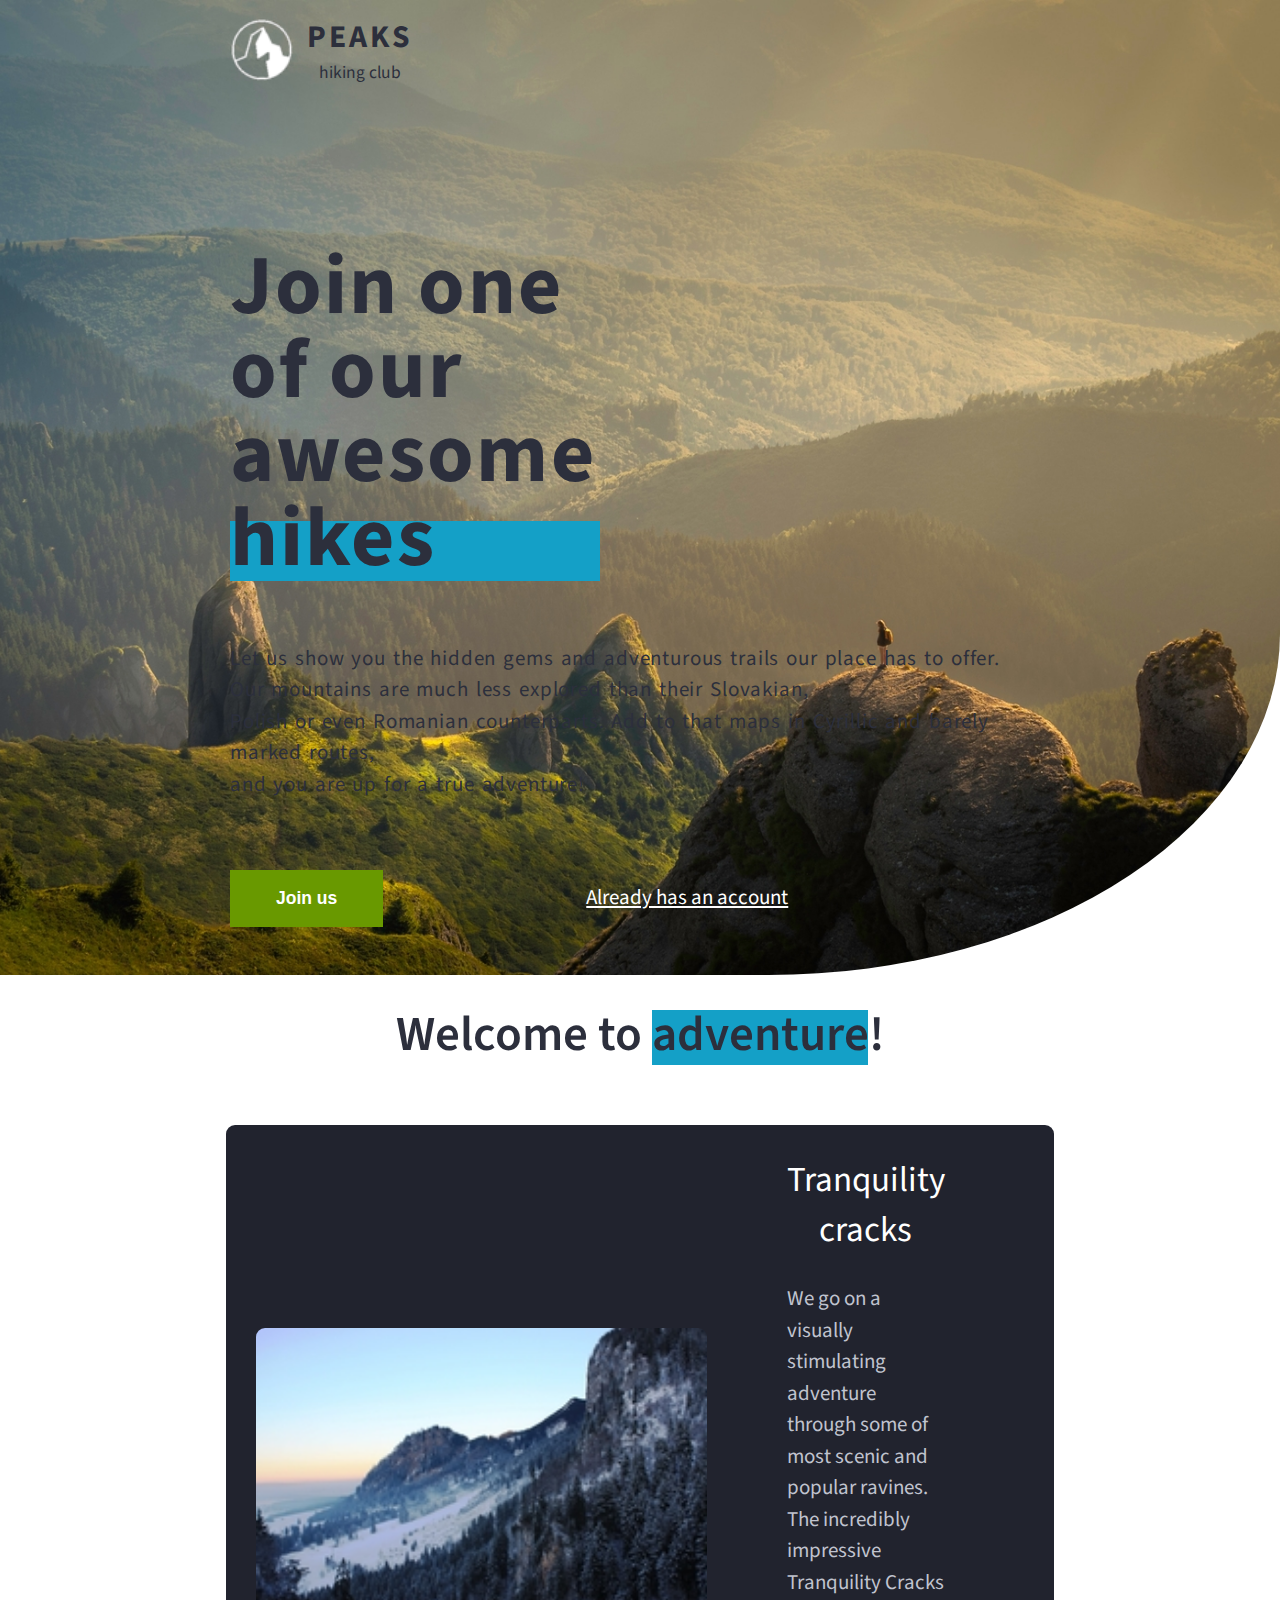
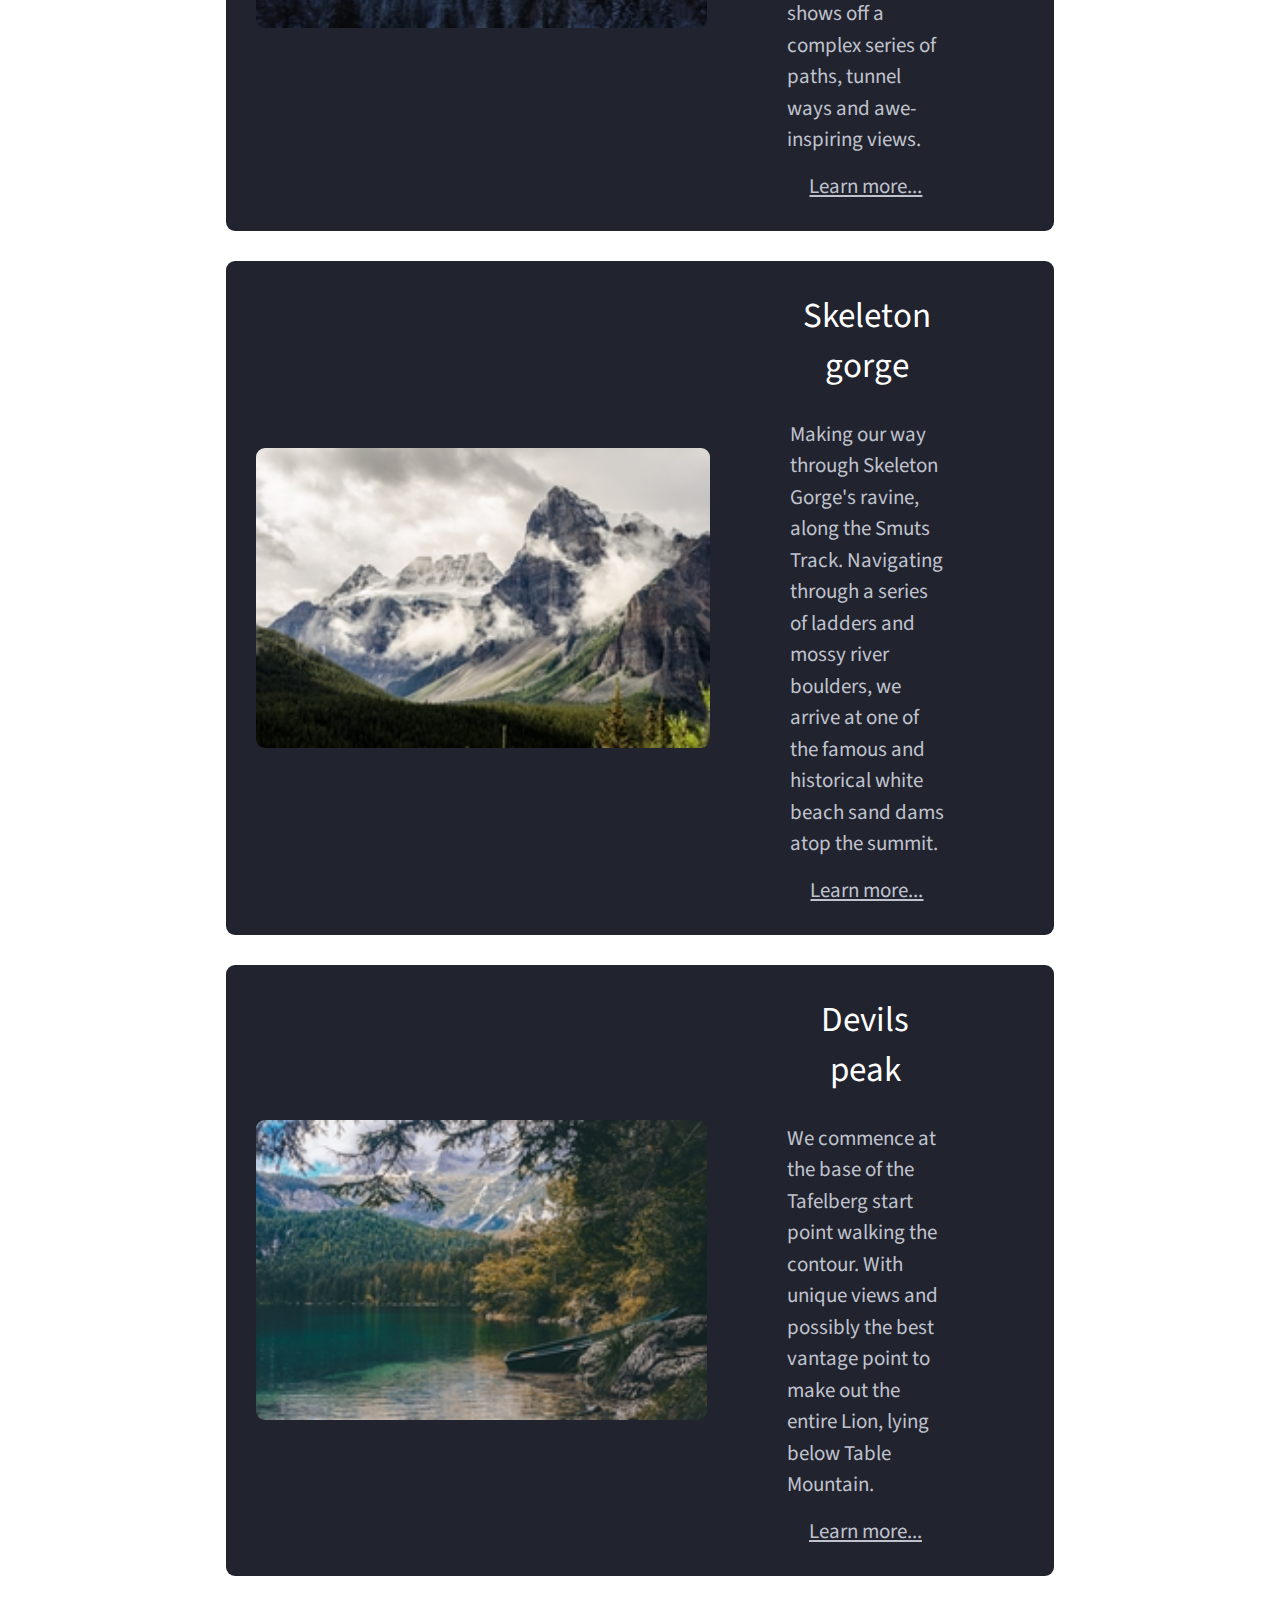
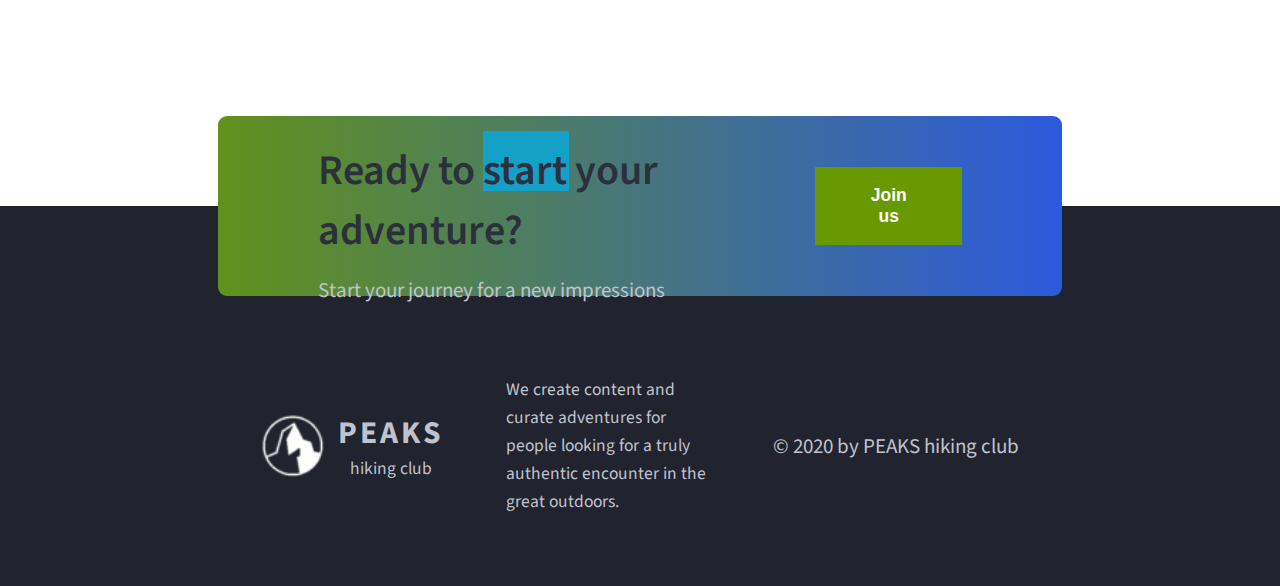
<file: FL13_HW3/homework/index.html>
<!DOCTYPE html>
<html lang="en">

<head>
    <meta charset="UTF-8">
    <meta name="viewport" content="width=device-width, initial-scale=1.0">
    <meta http-equiv="X-UA-Compatible" content="ie=edge">
    <link href="https://fonts.googleapis.com/css?family=Hind:400,600%7CSource+Sans+Pro:400,600,700%7CFresca"
          rel="stylesheet"/>

    <!-- Styles should be switched here: -->

    <link rel="stylesheet" type="text/css" href="css/style1.css">
    <!--     <link rel="stylesheet" type="text/css" href="css/style2.css">-->

    <title>PEAKS hiking club</title>
</head>

<body>
<header class="header">
    <div class="header-wrap">
        <div class="landing-logo">
            <img src="img/m-logo.png" alt="logo"/>
            <p>PEAKS<span>hiking club</span></p>
        </div>
        <p class="header_heading">
            Join one of our awesome hikes
        </p>
        <p class="header_text">
            Let us show you the hidden gems and adventurous trails our place has to offer.
            Our mountains are much less explored than their Slovakian,
            Polish or even Romanian counterparts. Add to that maps in Cyrillic and barely marked routes,
            and you are up for a true adventure!
        </p>
        <div>
            <button class="header_button">Join us</button>
            <a href="#" class="login">Already has an account</a>
        </div>
    </div>
</header>
<main class="section">
    <p class="section_text">
        Welcome to adventure!
    </p>
    <div class="section_card_wrap">
        <div class="section_card">
            <img class="section_card_img"
                 src="img/m-1.jpg"
                 alt="experts"/>
            <div class="section_card_right_container">
                <p class="section_card_heading">
                    Tranquility cracks
                </p>
                <p class="section_card_text">
                    We go on a visually stimulating adventure through some of most scenic and popular ravines.
                    The incredibly impressive Tranquility Cracks shows off a complex series of paths, tunnel ways and
                    awe-inspiring views.
                </p>
                <a href="#" class="section_link">Learn more...</a>
            </div>
        </div>
        <div class="section_card">
            <img class="section_card_img"
                 src="img/m-2.jpg"
                 alt="content formats"/>
            <div class="section_card_right_container">
                <p class="section_card_heading">
                    Skeleton gorge
                </p>
                <p class="section_card_text">
                    Making our way through Skeleton Gorge's ravine, along the Smuts Track.
                    Navigating through a series of ladders and mossy river boulders, we arrive at one of the famous and
                    historical white beach sand dams atop the summit.
                </p>
                <a href="#" class="section_link">Learn more...</a>
            </div>
        </div>
        <div class="section_card">
            <img class="section_card_img"
                 src="img/m-3.jpg"
                 alt="certificate"/>
            <div class="section_card_right_container">
                <p class="section_card_heading">
                    Devils peak
                </p>
                <p class="section_card_text">
                    We commence at the base of the Tafelberg start point walking the contour.
                    With unique views and possibly the best vantage point to make out the entire Lion, lying below Table
                    Mountain.
                </p>
                <a href="#" class="section_link">Learn more...</a>
            </div>
        </div>
    </div>
    <div class="section_banner">
        <div class="section_banner_text_wrap">
            <p class="section_banner_heading">
                Ready to start your adventure?
            </p>
            <p class="section_banner_text">
                Start your journey for a new impressions
            </p>
        </div>
        <button class="section_banner_button">Join us</button>
    </div>
</main>
<footer class="footer">
    <div class="footer-wrap">
        <div class="footer_logo landing-logo">
            <img src="img/m-logo.png" alt="logo"/>
            <p>PEAKS<span>hiking club</span></p>
        </div>
        <p class="footer_text">
            We create content and curate adventures for people looking for a truly authentic encounter in the great
            outdoors.
        </p>
        <span class="footer-cr">
          &copy; 2020 by PEAKS hiking club
        </span>
    </div>
</footer>
</body>

</html>
</file>
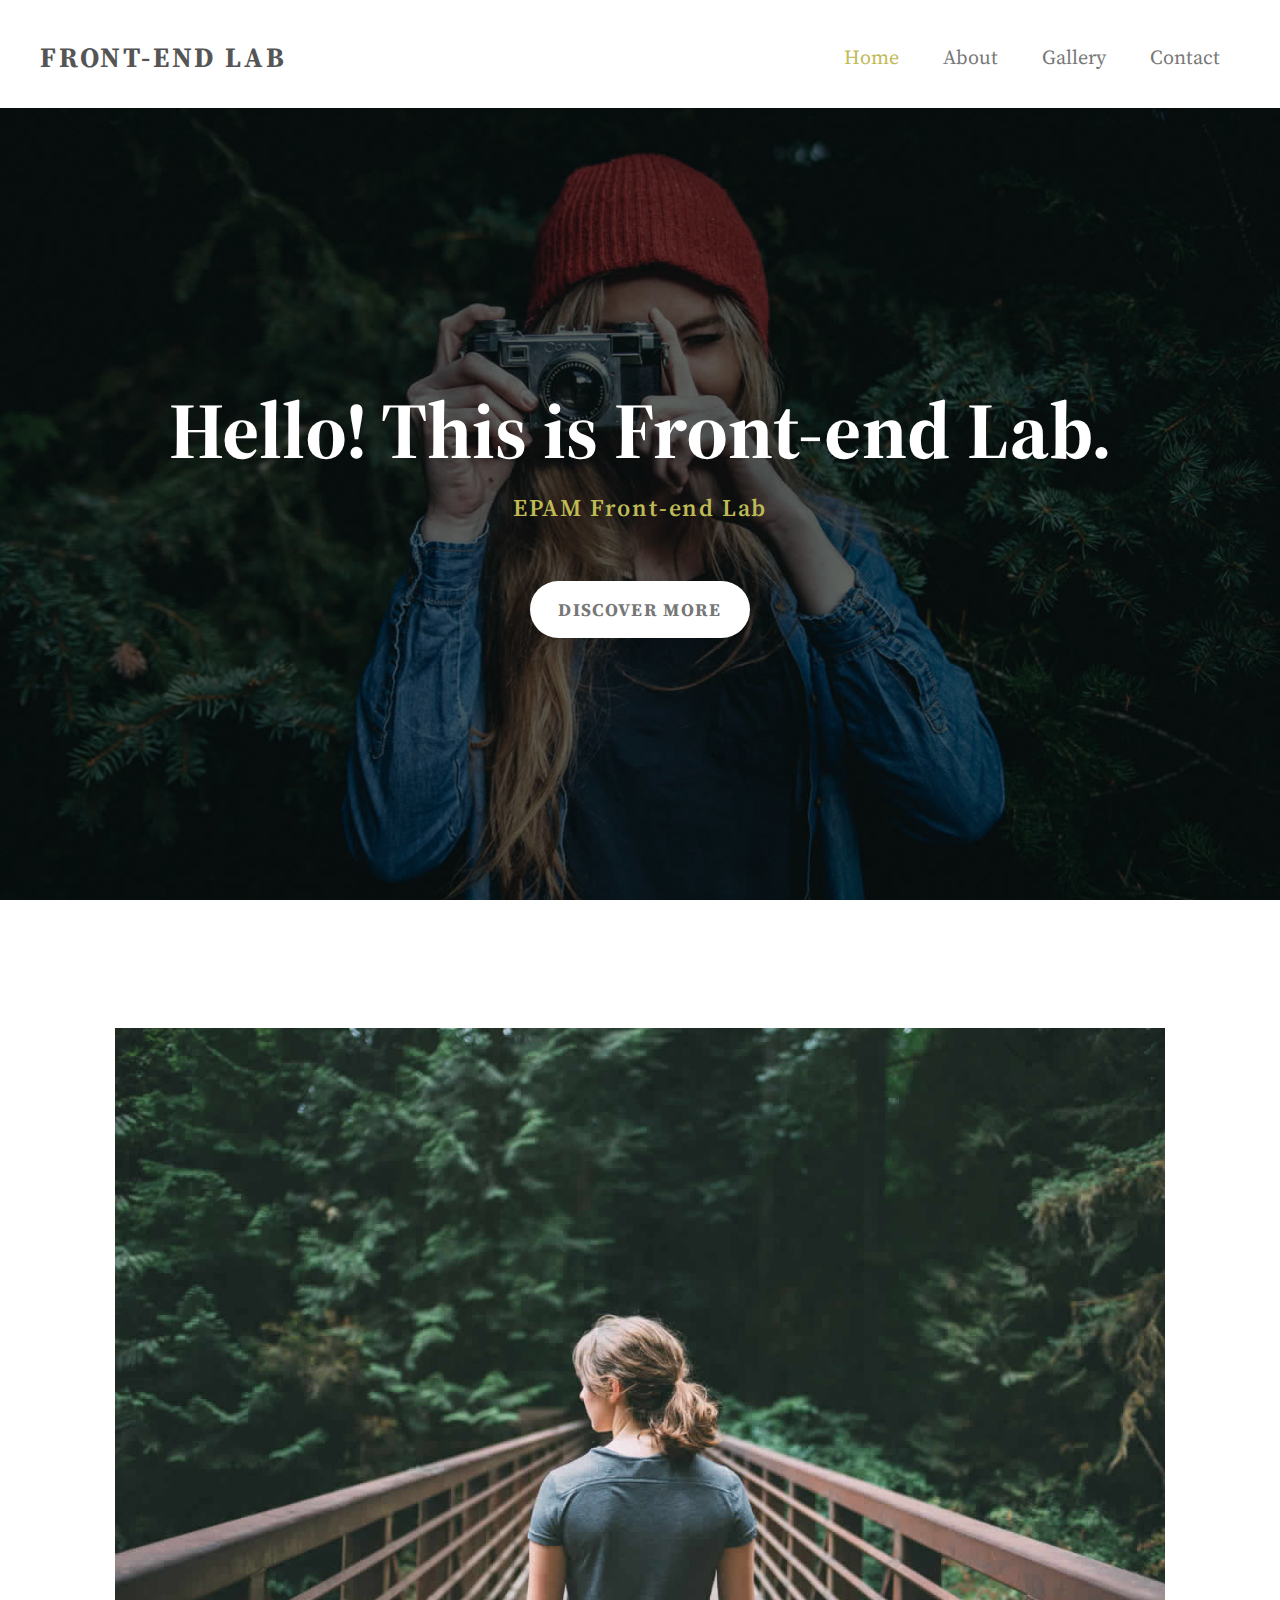
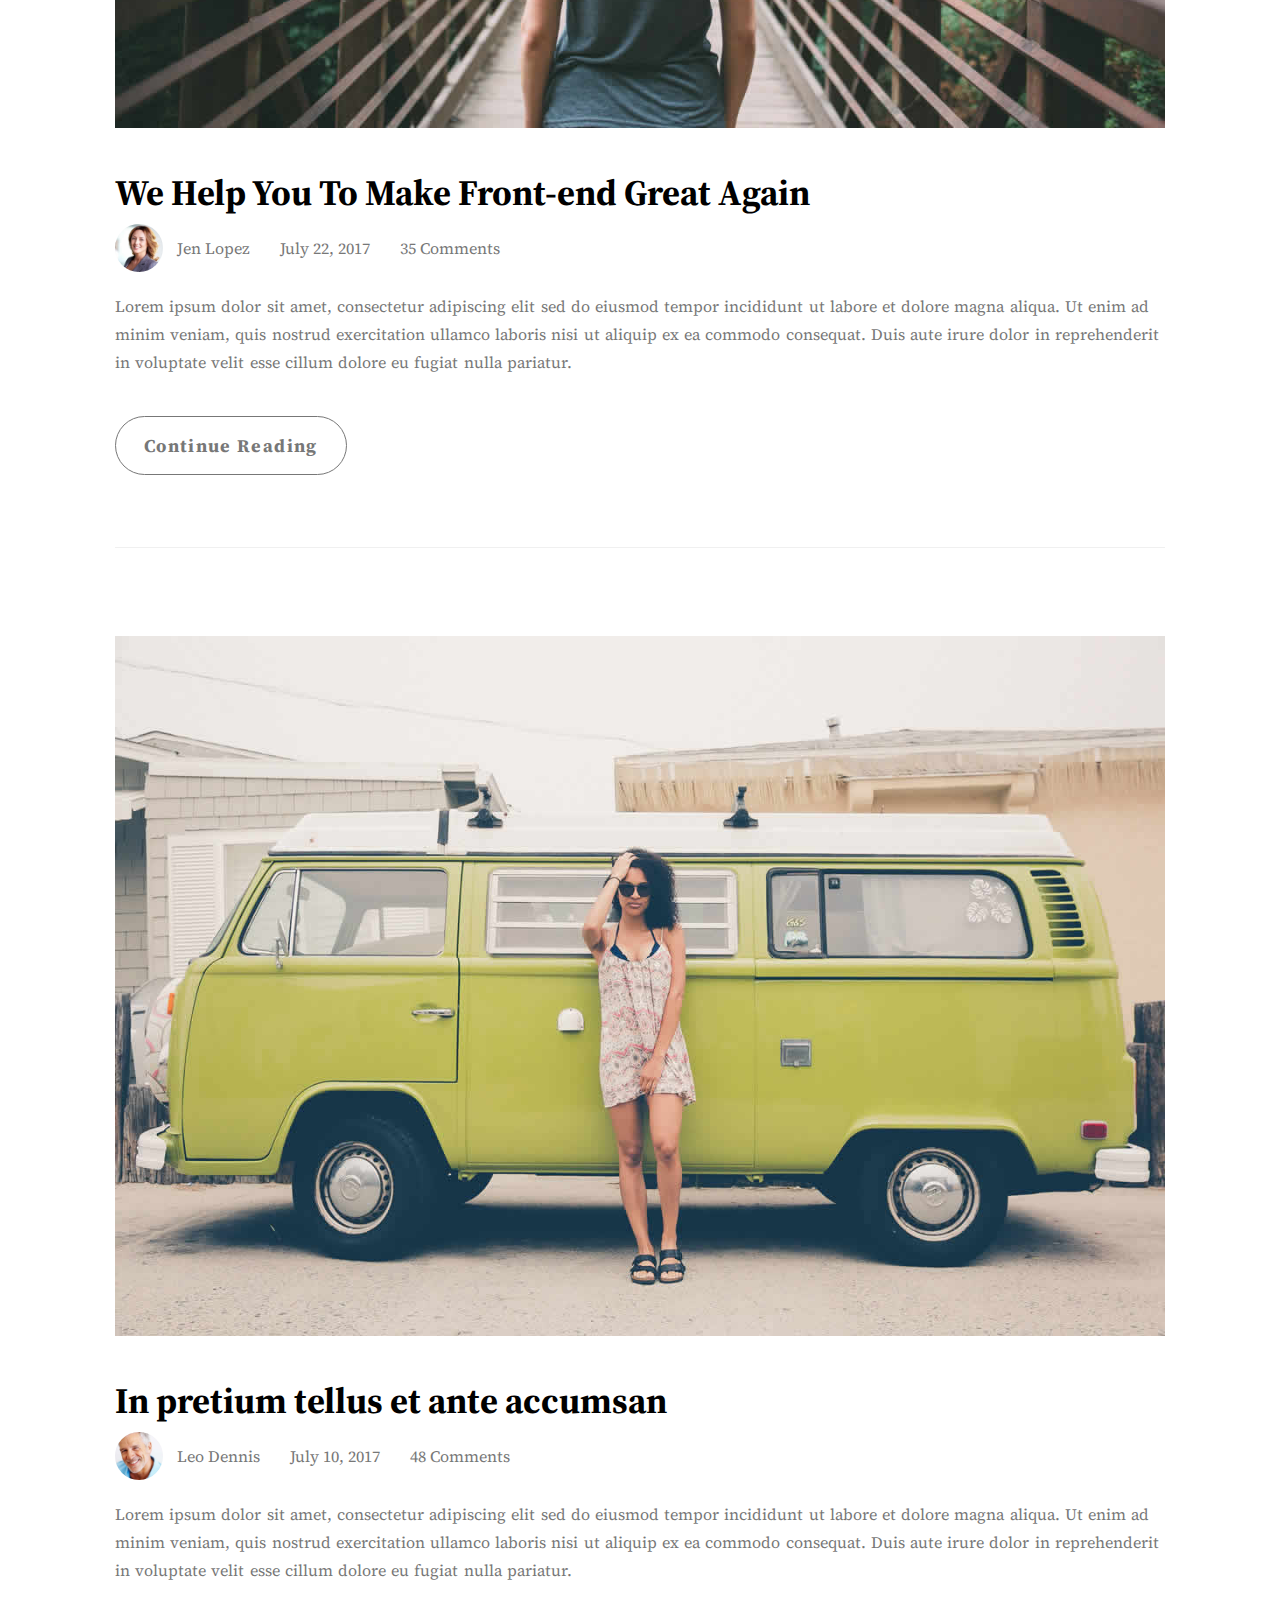
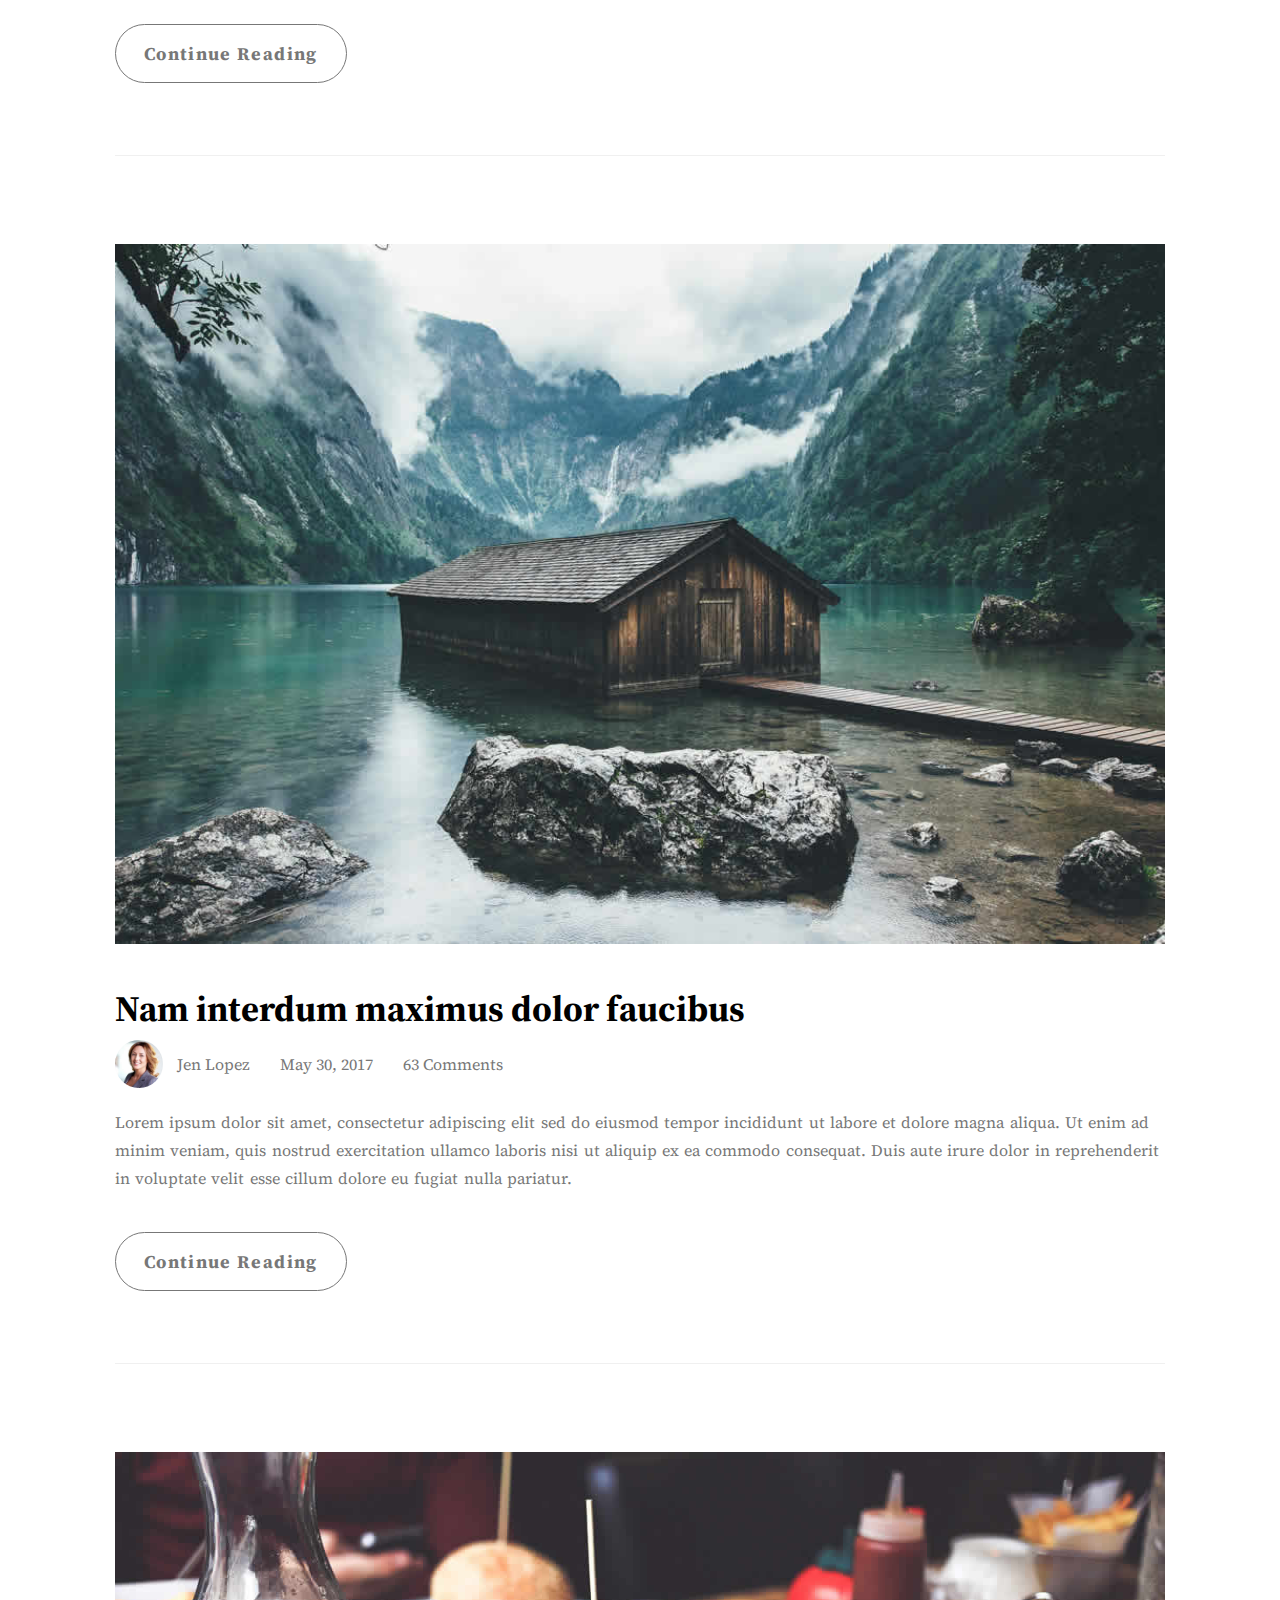
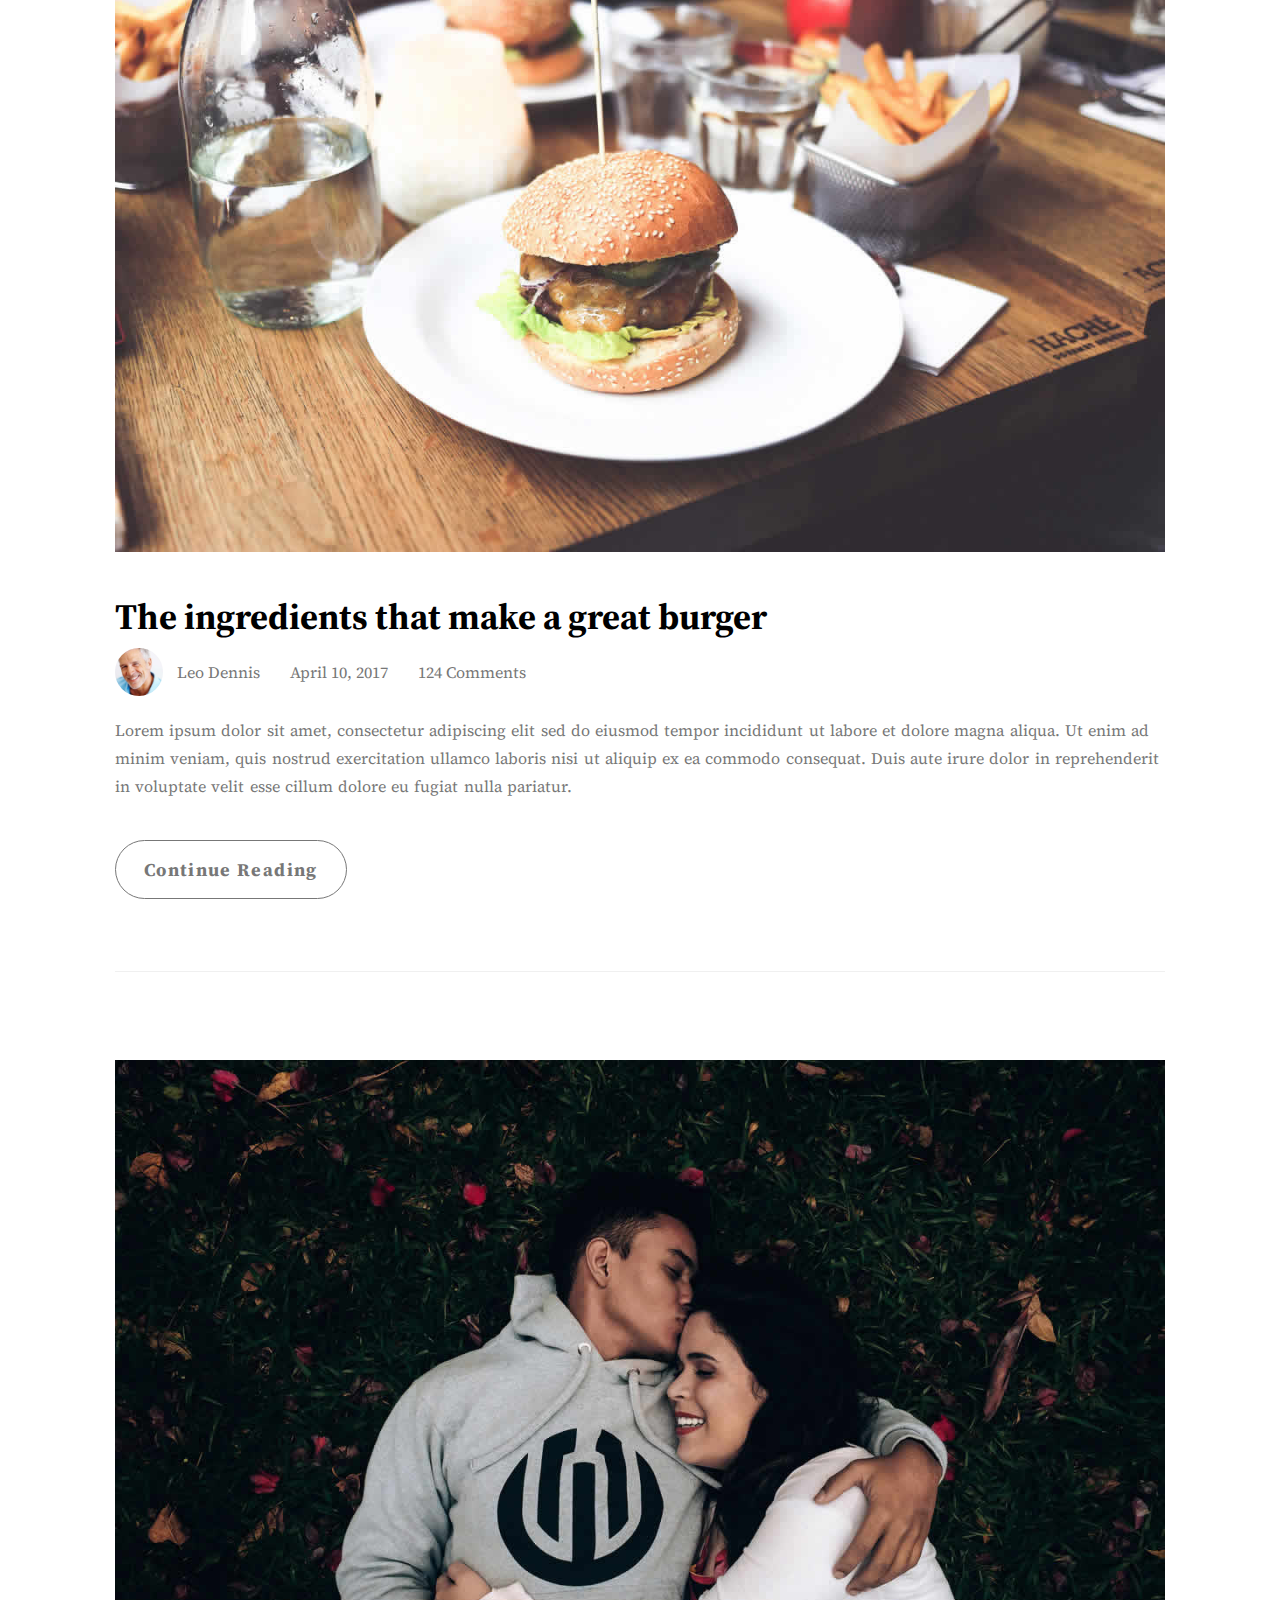
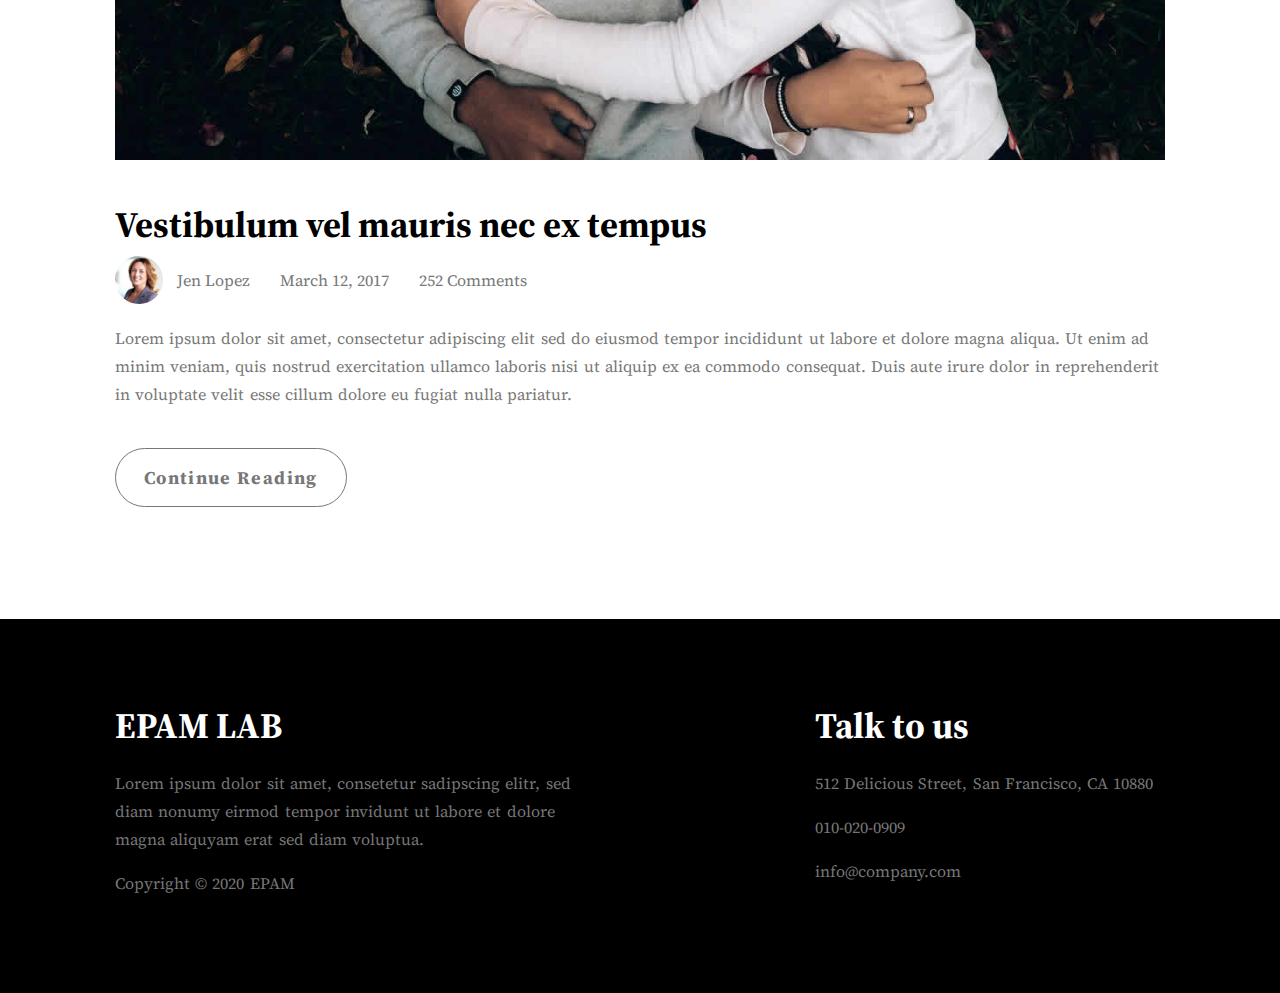
<file: FL13_HW4/homework/index.html>
<!doctype html>
<html lang="en">
<head>
    <meta charset="utf-8">
    <meta name="viewport" content="width=device-width, initial-scale=1, shrink-to-fit=no">
    <meta name="description" content="">
    <title>CSS Layouts</title>

    <link href="https://fonts.googleapis.com/css2?family=Source+Serif+Pro:wght@400;600;700&display=swap"
          rel="stylesheet">

    <link rel="stylesheet" href="https://use.fontawesome.com/releases/v5.6.3/css/all.css"
          integrity="sha384-UHRtZLI+pbxtHCWp1t77Bi1L4ZtiqrqD80Kn4Z8NTSRyMA2Fd33n5dQ8lWUE00s/" crossorigin="anonymous">

    <link href="css/style.css" rel="stylesheet">
</head>
<body>
<main>
    <section>
        <header class="header">
            <div class="header-inner">
                <h3 class="header-brand">Front-end Lab</h3>
                <nav class="nav">
                    <ul>
                        <li class="nav-item"><a class="nav-link active" href="#">Home</a></li>
                        <li class="nav-item"><a class="nav-link" href="#">About</a></li>
                        <li class="nav-item"><a class="nav-link" href="#">Gallery</a></li>
                        <li class="nav-item"><a class="nav-link" href="#">Contact</a></li>
                    </ul>
                </nav>
            </div>
        </header>

        <div class="hero-wrapper">
            <h1 class="hero-slogan">Hello! This is Front-end Lab.</h1>
            <h2 class="hero-subslogan">EPAM Front-end Lab</h2>
            <p><a class="more-link" href="#" role="button">Discover More</a></p>
        </div>
    </section>

    <section class="post-section">
        <div class="container">
            <article class="post-preview">
                <img src="img/blog-image1.jpg" alt="First Post Banner" class="post-banner">

                <header class="post-header">
                    <h2 class="post-title">We Help You To Make Front-end Great Again</h2>

                    <div class="post-about">
                        <div class="post-author">
                            <img src="img/author-image1.jpg" alt="Post's author">
                            <p>Jen Lopez</p>
                        </div>

                        <time class="post-date" datetime="2017-07-02">July 22, 2017</time>

                        <p class="post-comment-info">
                            <i class="far fa-comment"></i> <span>35 Comments</span>
                        </p>
                    </div>
                </header>

                <div>
                    <p class="post-teaser">
                        Lorem ipsum dolor sit amet, consectetur adipiscing elit sed do eiusmod tempor incididunt ut
                        labore et dolore magna aliqua. Ut enim ad minim veniam, quis nostrud exercitation ullamco
                        laboris nisi ut aliquip ex ea commodo consequat. Duis aute irure dolor in reprehenderit in
                        voluptate velit esse cillum dolore eu fugiat nulla pariatur.
                    </p>

                    <p>
                        <a href="#" class="post-open-link">Continue Reading</a>
                    </p>
                </div>
            </article>

            <hr class="post-delimiter">

            <article class="post-preview">
                <img src="img/blog-image2.jpg" alt="Second Post Banner" class="post-banner">

                <header class="post-header">
                    <h2 class="post-title">In pretium tellus et ante accumsan</h2>

                    <div class="post-about">
                        <div class="post-author">
                            <img src="img/author-image2.jpg" alt="Post's author">
                            <p>Leo Dennis</p>
                        </div>

                        <time class="post-date" datetime="2017-07-10">July 10, 2017</time>

                        <p class="post-comment-info">
                            <i class="far fa-comment"></i> <span>48 Comments</span>
                        </p>
                    </div>
                </header>

                <div>
                    <p class="post-teaser">
                        Lorem ipsum dolor sit amet, consectetur adipiscing elit sed do eiusmod tempor incididunt ut
                        labore et dolore magna aliqua. Ut enim ad minim veniam, quis nostrud exercitation ullamco
                        laboris nisi ut aliquip ex ea commodo consequat. Duis aute irure dolor in reprehenderit in
                        voluptate velit esse cillum dolore eu fugiat nulla pariatur.
                    </p>

                    <p>
                        <a href="#" class="post-open-link">Continue Reading</a>
                    </p>
                </div>
            </article>

            <hr class="post-delimiter">

            <article class="post-preview">
                <img src="img/blog-image3.jpg" alt="Third Post Banner" class="post-banner">

                <header class="post-header">
                    <h2 class="post-title">Nam interdum maximus dolor faucibus</h2>

                    <div class="post-about">
                        <div class="post-author">
                            <img src="img/author-image1.jpg" alt="Post's author">
                            <p>Jen Lopez</p>
                        </div>

                        <time class="post-date" datetime="2017-05-30">May 30, 2017</time>

                        <p class="post-comment-info">
                            <i class="far fa-comment"></i> <span>63 Comments</span>
                        </p>
                    </div>
                </header>

                <div>
                    <p class="post-teaser">
                        Lorem ipsum dolor sit amet, consectetur adipiscing elit sed do eiusmod tempor incididunt ut
                        labore et dolore magna aliqua. Ut enim ad minim veniam, quis nostrud exercitation ullamco
                        laboris nisi ut aliquip ex ea commodo consequat. Duis aute irure dolor in reprehenderit in
                        voluptate velit esse cillum dolore eu fugiat nulla pariatur.
                    </p>

                    <p>
                        <a href="#" class="post-open-link">Continue Reading</a>
                    </p>
                </div>
            </article>

            <hr class="post-delimiter">

            <article class="post-preview">
                <img src="img/blog-image4.jpg" alt="Fourth Post Banner" class="post-banner">

                <header class="post-header">
                    <h2 class="post-title">The ingredients that make a great burger</h2>

                    <div class="post-about">
                        <div class="post-author">
                            <img src="img/author-image2.jpg" alt="Post's author">
                            <p>Leo Dennis</p>
                        </div>

                        <time class="post-date" datetime="2017-04-10">April 10, 2017</time>

                        <p class="post-comment-info">
                            <i class="far fa-comment"></i> <span>124 Comments</span>
                        </p>
                    </div>
                </header>

                <div>
                    <p class="post-teaser">
                        Lorem ipsum dolor sit amet, consectetur adipiscing elit sed do eiusmod tempor incididunt ut
                        labore et dolore magna aliqua. Ut enim ad minim veniam, quis nostrud exercitation ullamco
                        laboris nisi ut aliquip ex ea commodo consequat. Duis aute irure dolor in reprehenderit in
                        voluptate velit esse cillum dolore eu fugiat nulla pariatur.
                    </p>

                    <p>
                        <a href="#" class="post-open-link">Continue Reading</a>
                    </p>
                </div>
            </article>

            <hr class="post-delimiter">

            <article class="post-preview">
                <img src="img/blog-image5.jpg" alt="Fifth Post Banner" class="post-banner">

                <header class="post-header">
                    <h2 class="post-title">Vestibulum vel mauris nec ex tempus</h2>

                    <div class="post-about">
                        <div class="post-author">
                            <img src="img/author-image1.jpg" alt="Post's author">
                            <p>Jen Lopez</p>
                        </div>

                        <time class="post-date" datetime="2017-03-12">March 12, 2017</time>

                        <p class="post-comment-info">
                            <i class="far fa-comment"></i> <span>252 Comments</span>
                        </p>
                    </div>
                </header>

                <div>
                    <p class="post-teaser">
                        Lorem ipsum dolor sit amet, consectetur adipiscing elit sed do eiusmod tempor incididunt ut
                        labore et dolore magna aliqua. Ut enim ad minim veniam, quis nostrud exercitation ullamco
                        laboris nisi ut aliquip ex ea commodo consequat. Duis aute irure dolor in reprehenderit in
                        voluptate velit esse cillum dolore eu fugiat nulla pariatur.
                    </p>

                    <p>
                        <a href="#" class="post-open-link">Continue Reading</a>
                    </p>
                </div>
            </article>
        </div>
    </section>
</main>

<footer class="footer">
    <div class="container">
        <div class="footer-wrap">
            <div class="footer-desc">
                <h4>EPAM LAB</h4>

                <p>Lorem ipsum dolor sit amet, consetetur sadipscing elitr, sed diam nonumy eirmod tempor invidunt ut
                    labore et dolore magna aliquyam erat sed diam voluptua.</p>
                <p>Copyright &copy; 2020 EPAM</p>
            </div>

            <div class="footer-contact">
                <h4>Talk to us</h4>

                <address>
                    <p>512 Delicious Street, San Francisco, CA 10880</p>
                    <p><a href="tel:+0100200909">010-020-0909</a></p>
                    <p><a href="mailto:info@company.com">info@company.com</a></p>
                </address>
            </div>
        </div>
    </div>
</footer>

</body>
</html>
</file>
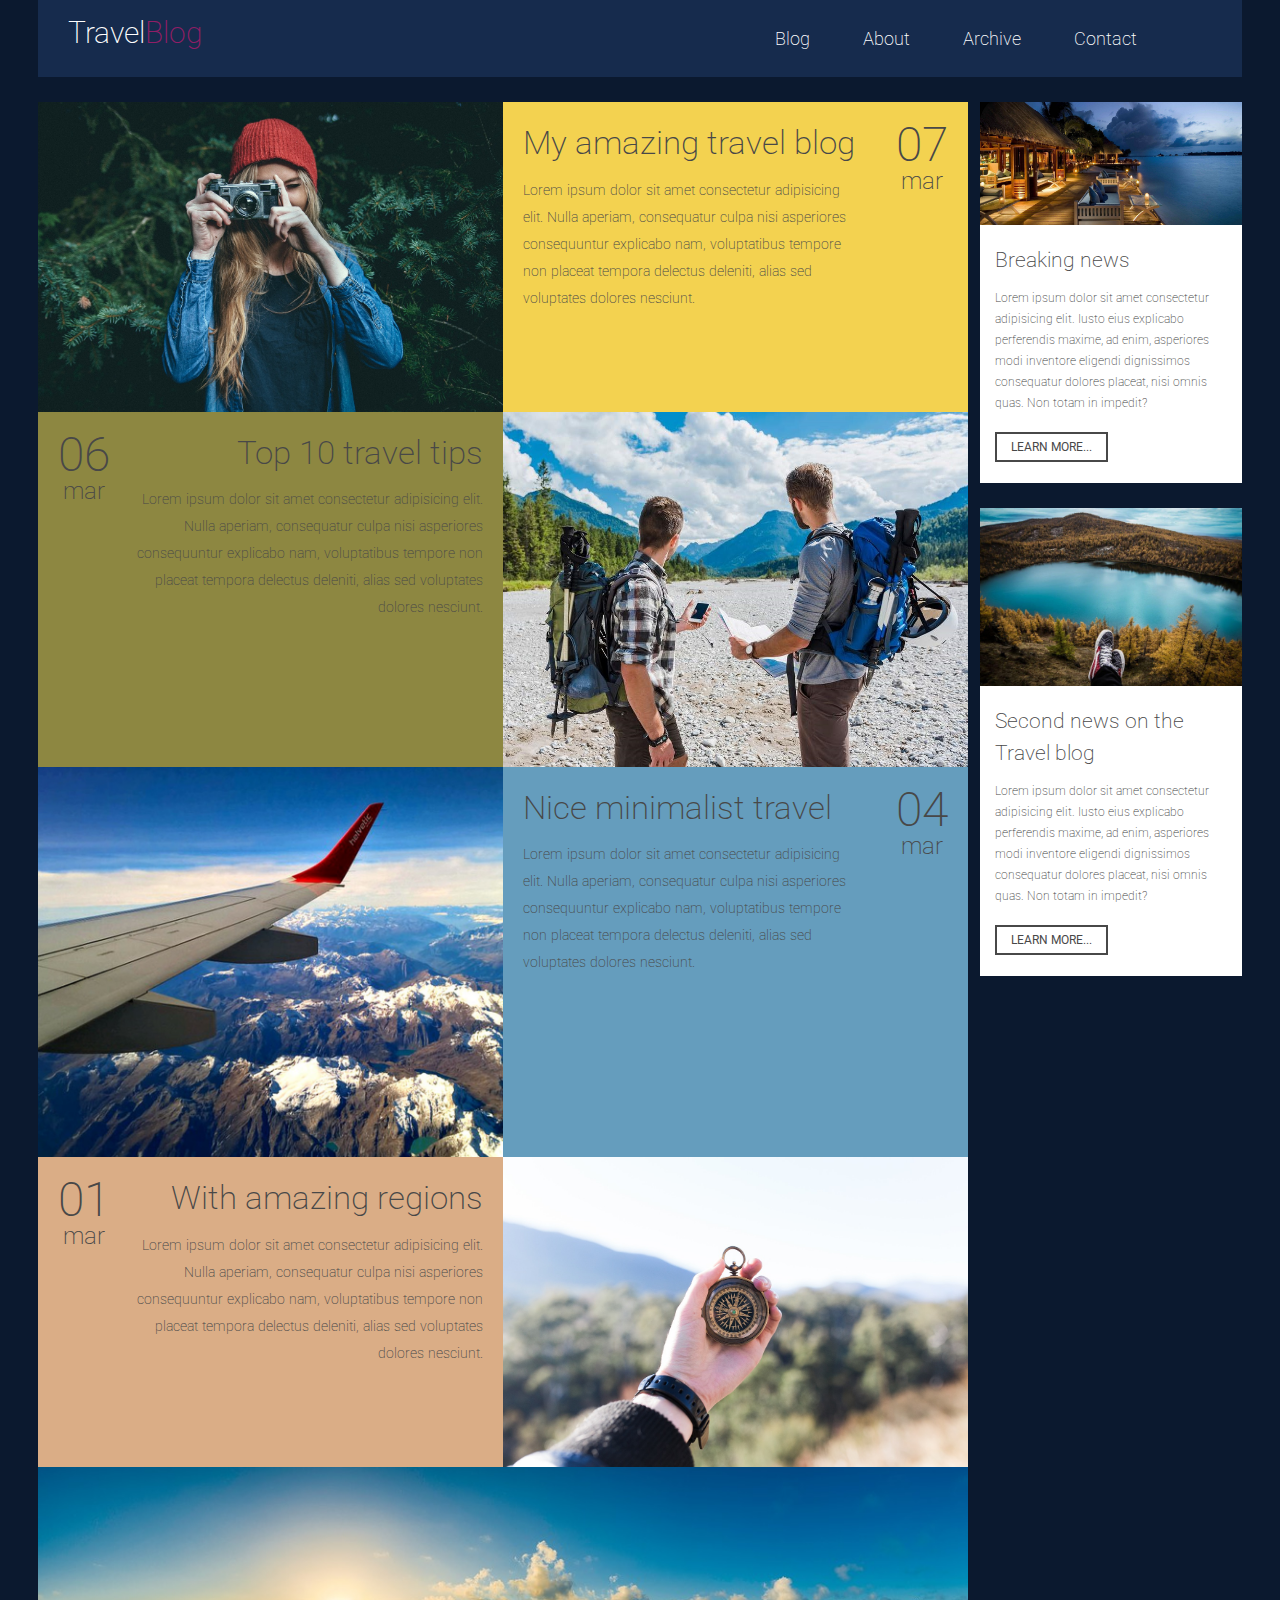
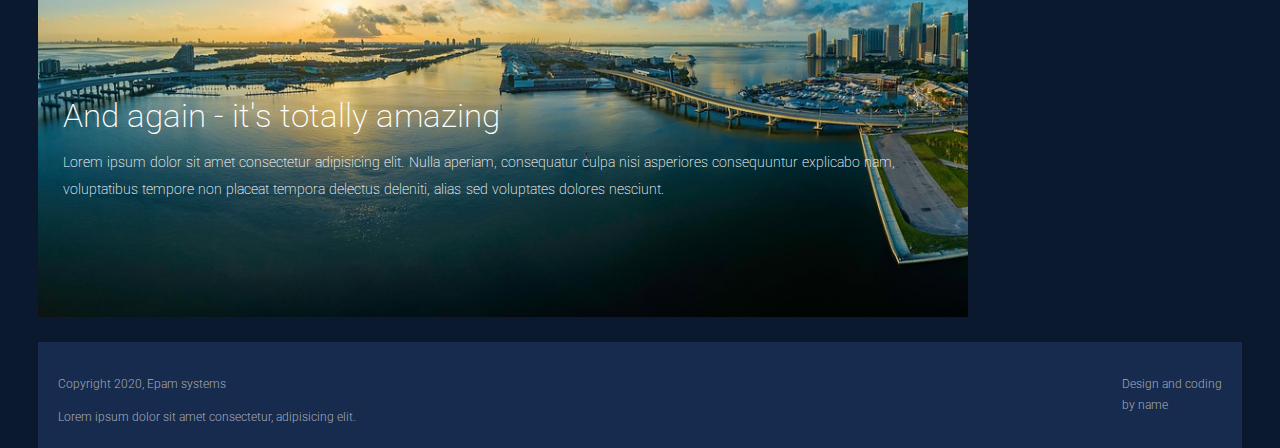
<file: FL13_HW5/homework/index.html>
<!DOCTYPE html>
<html lang="zxx">
<head>
    <meta charset="UTF-8">
    <meta name="viewport" content="width=device-width, initial-scale=1.0">
    <meta http-equiv="X-UA-Compatible" content="ie=edge">
    <link rel="stylesheet" href="./css/styles.css">
    <link href="https://fonts.googleapis.com/css?family=Roboto:400,100,300,700&subset=latin,latin-ext" rel="stylesheet"
          type="text/css">
    <title>Responsive</title>
</head>
<body>

<header class="header">
    <div class="header-inner container">

        <input class="menu-btn" type="checkbox" id="menu-btn">
        <label class="menu-icon" for="menu-btn"><span class="navicon"></span></label>

        <h3 class="header-brand">Travel<span>Blog</span></h3>

        <nav class="nav">
            <ul>
                <li class="nav-item"><a class="nav-link active" href="#">Blog</a></li>
                <li class="nav-item"><a class="nav-link" href="#">About</a></li>
                <li class="nav-item"><a class="nav-link" href="#">Archive</a></li>
                <li class="nav-item"><a class="nav-link" href="#">Contact</a></li>
            </ul>
        </nav>
    </div>
</header>

<main>
    <div class="container">
        <div class="main">
            <section class="posts">
                <article class="post-preview post-1">
                    <div class="post-banner">
                        <img src="img/post1.jpg" alt="Post 1 Banner">
                    </div>

                    <div class="post-info">
                        <div class="post-header">
                            <header>
                                <h2 class="post-title">My amazing travel blog</h2>
                            </header>
                            <p class="post-teaser">
                                Lorem ipsum dolor sit amet consectetur adipisicing elit. Nulla aperiam, consequatur
                                culpa nisi
                                asperiores consequuntur explicabo nam, voluptatibus tempore non placeat tempora delectus
                                deleniti, alias sed voluptates dolores nesciunt.
                            </p>
                        </div>

                        <time class="post-date" datetime="2019-03-07">07 <span>mar</span></time>
                    </div>
                </article>

                <article class="post-preview post-2">
                    <div class="post-banner">
                        <img src="img/post2.jpg" alt="Post 2 Banner">
                    </div>

                    <div class="post-info">
                        <div class="post-header">
                            <header>
                                <h2 class="post-title">Top 10 travel tips</h2>
                            </header>
                            <p class="post-teaser">
                                Lorem ipsum dolor sit amet consectetur adipisicing elit. Nulla aperiam, consequatur
                                culpa nisi
                                asperiores consequuntur explicabo nam, voluptatibus tempore non placeat tempora delectus
                                deleniti, alias sed voluptates dolores nesciunt.
                            </p>
                        </div>

                        <time class="post-date" datetime="2019-03-06">06 <span>mar</span></time>
                    </div>
                </article>

                <article class="post-preview post-3">
                    <div class="post-banner">
                        <img src="img/post3.jpg" alt="Post 3 Banner">
                    </div>

                    <div class="post-info">
                        <div class="post-header">
                            <header>
                                <h2 class="post-title">Nice minimalist travel</h2>
                            </header>
                            <p class="post-teaser">
                                Lorem ipsum dolor sit amet consectetur adipisicing elit. Nulla aperiam, consequatur
                                culpa nisi
                                asperiores consequuntur explicabo nam, voluptatibus tempore non placeat tempora delectus
                                deleniti, alias sed voluptates dolores nesciunt.
                            </p>
                        </div>

                        <time class="post-date" datetime="2019-03-04">04 <span>mar</span></time>
                    </div>
                </article>

                <article class="post-preview post-4">
                    <div class="post-banner">
                        <img src="img/post4.jpg" alt="Post 4 Banner">
                    </div>

                    <div class="post-info">
                        <div class="post-header">
                            <header>
                                <h2 class="post-title">With amazing regions</h2>
                            </header>
                            <p class="post-teaser">
                                Lorem ipsum dolor sit amet consectetur adipisicing elit. Nulla aperiam, consequatur
                                culpa nisi
                                asperiores consequuntur explicabo nam, voluptatibus tempore non placeat tempora delectus
                                deleniti, alias sed voluptates dolores nesciunt.
                            </p>
                        </div>

                        <time class="post-date" datetime="2019-03-01">01 <span>mar</span></time>
                    </div>
                </article>

                <article class="full-post">
                    <div class="full-post-wrapper">
                        <header>
                            <h2 class="post-title">And again - it's totally amazing</h2>
                        </header>
                        <p class="post-teaser">
                            Lorem ipsum dolor sit amet consectetur adipisicing elit. Nulla aperiam, consequatur culpa
                            nisi
                            asperiores consequuntur explicabo nam, voluptatibus tempore non placeat tempora delectus
                            deleniti, alias sed voluptates dolores nesciunt.
                        </p>
                    </div>
                </article>
            </section>

            <section class="news">
                <article>
                    <div class="news-banner">
                        <img src="img/news1.jpg" alt="News 1 Banner">
                    </div>

                    <div class="news-info">
                        <header class="news-header">
                            <h2 class="news-title">Breaking news</h2>
                        </header>
                        <p class="news-teaser">
                            Lorem ipsum dolor sit amet consectetur adipisicing elit. Iusto eius explicabo perferendis
                            maxime, ad enim, asperiores modi inventore eligendi dignissimos consequatur dolores placeat,
                            nisi omnis quas. Non totam in impedit?
                        </p>

                        <p>
                            <a href="#" class="news-open-link">Learn more...</a>
                        </p>
                    </div>
                </article>

                <article>
                    <div class="news-banner">
                        <img src="img/news2.jpg" alt="News 2 Banner">
                    </div>

                    <div class="news-info">
                        <header>
                            <h2 class="news-title">Second news on the Travel blog</h2>
                        </header>
                        <p class="news-teaser">
                            Lorem ipsum dolor sit amet consectetur adipisicing elit. Iusto eius explicabo perferendis
                            maxime, ad enim, asperiores modi inventore eligendi dignissimos consequatur dolores placeat,
                            nisi omnis quas. Non totam in impedit?
                        </p>

                        <p>
                            <a href="#" class="news-open-link">Learn more...</a>
                        </p>
                    </div>
                </article>
            </section>
        </div>
    </div>
</main>

<footer class="footer">
    <div class="container">
        <div class="footer-wrap">
            <div class="footer-item">
                <p>Copyright 2020, Epam systems</p>
                <p>Lorem ipsum dolor sit amet consectetur, adipisicing elit.</p>
            </div>

            <div class="footer-item">
                <p>Design and coding <br>by name</p>
            </div>
        </div>
    </div>
</footer>
</body>
</html>
</file>
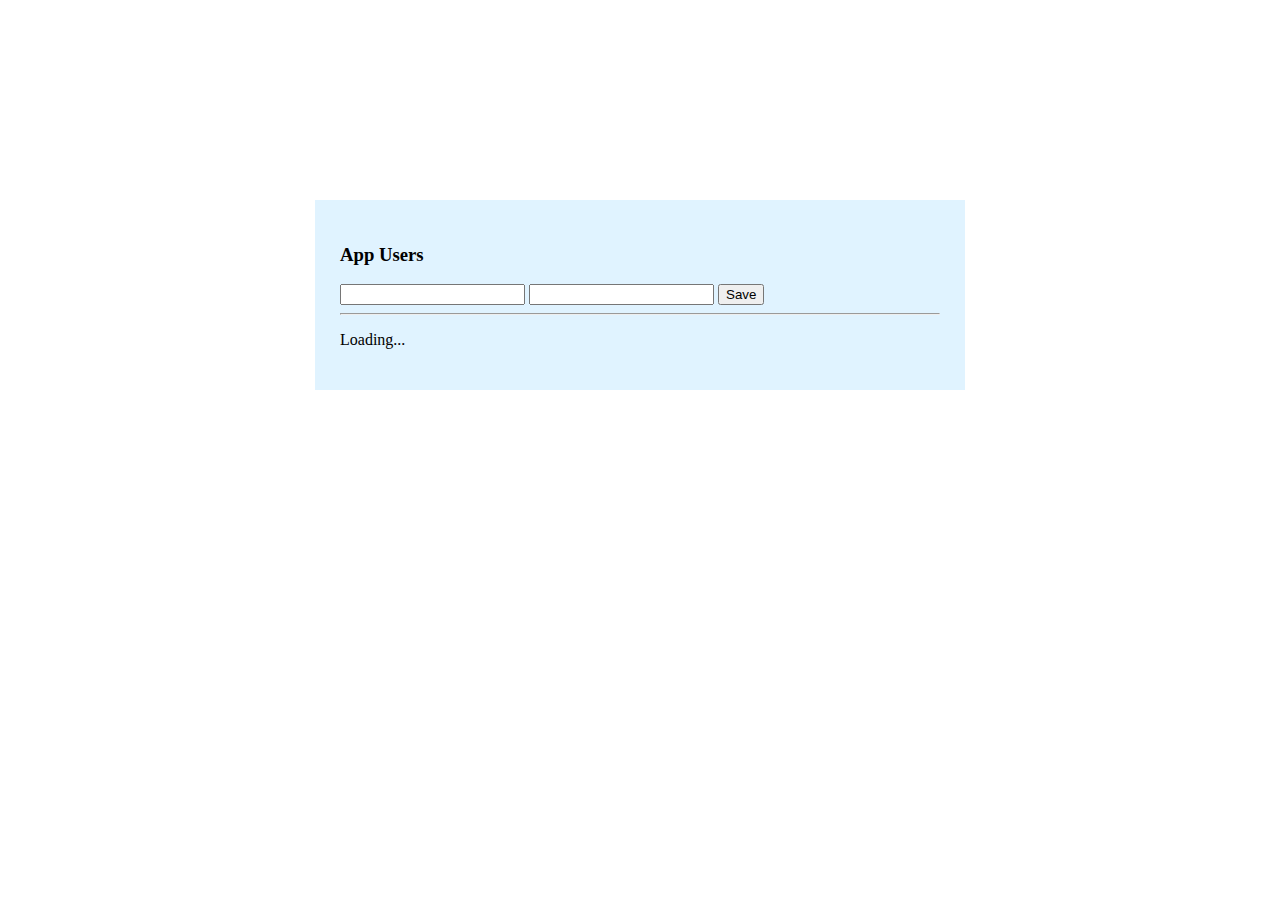
<file: FL13_HW16/homework/app/index.html>
<!DOCTYPE html>
<html lang="en">
<head>
  <meta charset="UTF-8">
  <meta name="viewport" content="width=device-width, initial-scale=1.0">
  <link rel="stylesheet" type="text/css" href="./styles/index.css">
  <title>UserList</title>
</head>
<body>
  <div id="app-container"></div>
  <script src="./js/index.js"></script>
</body>
</html>
</file>
<file: FL13_HW1/homework/style.css>
html,body,div,span,applet,object,iframe,h1,h2,h3,h4,h5,h6,p,blockquote,pre,a,abbr,acronym,address,big,cite,code,del,dfn,em,font,img,ins,kbd,q,s,samp,small,strike,strong,sub,sup,tt,var,b,u,i,center,dl,dt,dd,ol,ul,li,fieldset,form,label,legend,table,caption,tbody,tfoot,thead,tr,th,td{background:transparent;border:0;margin:0;padding:0;vertical-align:baseline}body{line-height:1}h1,h2,h3,h4,h5,h6{clear:both;font-weight:normal}ol,ul{list-style:none}blockquote{quotes:none}blockquote:before,blockquote:after{content:'';content:none}del{text-decoration:line-through}table{border-collapse:collapse;border-spacing:0}a img{border:0}#container{float:left;margin:0 -240px 0 0;width:100%}#primary,#secondary{float:right;overflow:hidden;width:220px}#secondary{clear:right}#footer{clear:both;width:100%}.one-column #content{margin:0 auto;width:640px}.single-attachment #content{margin:0 auto;width:900px}body,input,textarea,.page-title span,.pingback a.url{font-family:Georgia,"Bitstream Charter",serif}h3#comments-title,h3#reply-title,#access .menu,#access div.menu ul,#cancel-comment-reply-link,.form-allowed-tags,#site-info,#site-title,#wp-calendar,.comment-meta,.comment-body tr th,.comment-body thead th,.entry-content label,.entry-content tr th,.entry-content thead th,.entry-meta,.entry-title,.entry-utility,#respond label,.navigation,.page-title,.pingback p,.reply,.widget-title,.wp-caption-text{font-family:"Helvetica Neue",Arial,Helvetica,"Nimbus Sans L",sans-serif}input[type="submit"]{font-family:"Helvetica Neue",Arial,Helvetica,"Nimbus Sans L",sans-serif}pre{font-family:"Courier 10 Pitch",Courier,monospace}code{font-family:Monaco,Consolas,"Andale Mono","DejaVu Sans Mono",monospace}#access .menu-header,div.menu,#colophon,#branding,#main,#wrapper{margin:0 auto;width:940px}#wrapper{background:#fff;margin-top:20px;padding:0 20px}#footer-widget-area{overflow:hidden}#footer-widget-area .widget-area{float:left;margin-right:20px;width:220px}#footer-widget-area #fourth{margin-right:0}#site-info{float:left;font-size:14px;font-weight:bold;width:700px}#site-generator{float:right;width:220px}body{background:#f1f1f1}body,input,textarea{color:#666;font-size:12px;line-height:18px}hr{background-color:#e7e7e7;border:0;clear:both;height:1px;margin-bottom:18px}p{margin-bottom:18px}ul{list-style:square;margin:0 0 18px 1.5em}ol{list-style:decimal;margin:0 0 18px 1.5em}ol ol{list-style:upper-alpha}ol ol ol{list-style:lower-roman}ol ol ol ol{list-style:lower-alpha}ul ul,ol ol,ul ol,ol ul{margin-bottom:0}dl{margin:0 0 24px 0}dt{font-weight:bold}dd{margin-bottom:18px}strong{font-weight:bold}cite,em,i{font-style:italic}big{font-size:131.25%}ins{background:#ffc;text-decoration:none}blockquote{font-style:italic;padding:0 3em}blockquote cite,blockquote em,blockquote i{font-style:normal}pre{background:#f7f7f7;color:#222;line-height:18px;margin-bottom:18px;overflow:auto;padding:1.5em}abbr,acronym{cursor:help}sup,sub{height:0;line-height:1;position:relative;vertical-align:baseline}sup{bottom:1ex}sub{top:.5ex}small{font-size:smaller}input{margin-bottom:10px}input[type="text"],input[type="password"],input[type="email"],input[type="url"],input[type="number"],textarea{background:#f9f9f9;border:1px solid #ccc;box-shadow:inset 1px 1px 1px rgba(0,0,0,0.1);-moz-box-shadow:inset 1px 1px 1px rgba(0,0,0,0.1);-webkit-box-shadow:inset 1px 1px 1px rgba(0,0,0,0.1);padding:2px}a:link{color:#06c}a:visited{color:#743399}a:active,a:hover{color:#ff4b33}.screen-reader-text{clip:rect(1px,1px,1px,1px);overflow:hidden;position:absolute !important;height:1px;width:1px}#header{padding:30px 0 0 0}#site-title{float:left;font-size:30px;line-height:36px;margin:0 0 18px 0;width:700px}#site-title a{color:#000;font-weight:bold;text-decoration:none}#site-description{color:#000;clear:right;float:right;font-style:italic;margin:15px 0 18px 0;opacity:.65;width:220px}#branding img{border-top:4px solid #000;border-bottom:1px solid #000;display:block;float:left}#access{background:#000;display:block;float:left;margin:0 auto;width:940px}#access .menu-header,div.menu{font-size:13px;margin-left:12px;width:928px}#access .menu-header ul,div.menu ul{list-style:none;margin:0}#access .menu-header li,div.menu li{float:left;position:relative}#access a{color:#aaa;display:block;line-height:38px;padding:0 10px;text-decoration:none}#access ul ul{box-shadow:0 3px 3px rgba(0,0,0,0.2);-moz-box-shadow:0 3px 3px rgba(0,0,0,0.2);-webkit-box-shadow:0 3px 3px rgba(0,0,0,0.2);display:none;position:absolute;top:38px;left:0;float:left;width:180px;z-index:99999}#access ul ul li{min-width:180px}#access ul ul ul{left:100%;top:0}#access ul ul a{background:#333;line-height:1em;padding:10px;width:160px;height:auto}#access li:hover>a,#access ul ul:hover>a{background:#333;color:#fff}#access ul li:hover>ul{display:block}#access ul li.current_page_item>a,#access ul li.current_page_ancestor>a,#access ul li.current-menu-ancestor>a,#access ul li.current-menu-item>a,#access ul li.current-menu-parent>a{color:#fff}* html #access ul li.current_page_item a,* html #access ul li.current_page_ancestor a,* html #access ul li.current-menu-ancestor a,* html #access ul li.current-menu-item a,* html #access ul li.current-menu-parent a,* html #access ul li a:hover{color:#fff}#main{clear:both;overflow:hidden;padding:40px 0 0 0}#content{margin-bottom:36px}#content,#content input,#content textarea{color:#333;font-size:16px;line-height:24px}#content p,#content ul,#content ol,#content dd,#content pre,#content hr{margin-bottom:24px}#content ul ul,#content ol ol,#content ul ol,#content ol ul{margin-bottom:0}#content pre,#content kbd,#content tt,#content var{font-size:15px;line-height:21px}#content code{font-size:13px}#content dt,#content th{color:#000}#content h1,#content h2,#content h3,#content h4,#content h5,#content h6{color:#000;line-height:1.5em;margin:0 0 20px 0}#content table{border:1px solid #e7e7e7;margin:0 -1px 24px 0;text-align:left;width:100%}#content tr th,#content thead th{color:#777;font-size:12px;font-weight:bold;line-height:18px;padding:9px 24px;border-right:1px solid #e7e7e7}#content tr td{border-top:1px solid #e7e7e7;padding:6px 24px;border-right:1px solid #e7e7e7}#content tr.odd td{background:#f2f7fc}.hentry{margin:0 0 48px 0}.home .sticky{background:#f2f7fc;border-top:4px solid #000;margin-left:-20px;margin-right:-20px;padding:18px 20px}.single .hentry{margin:0 0 36px 0}.page-title{color:#000;font-size:14px;font-weight:bold;margin:0 0 36px 0}.page-title span{color:#333;font-size:16px;font-style:italic;font-weight:normal}.page-title a:link,.page-title a:visited{color:#777;text-decoration:none}.page-title a:active,.page-title a:hover{color:#ff4b33}#content .entry-title{color:#000;font-size:21px;font-weight:bold;line-height:1.3em;margin-bottom:0}.entry-title a:link,.entry-title a:visited{color:#000;text-decoration:none}.entry-title a:active,.entry-title a:hover{color:#ff4b33}.entry-meta{color:#777;font-size:12px}.entry-meta abbr,.entry-utility abbr{border:0}.entry-meta abbr:hover,.entry-utility abbr:hover{border-bottom:1px dotted #666}.single-author .by-author{position:absolute !important;clip:rect(1px 1px 1px 1px);clip:rect(1px,1px,1px,1px)}.entry-content,.entry-summary{clear:both;padding:12px 0 0 0}.entry-content .more-link{white-space:nowrap}#content .entry-summary p:last-child{margin-bottom:12px}.entry-content fieldset{border:1px solid #e7e7e7;margin:0 0 24px 0;padding:24px}.entry-content fieldset legend{background:#fff;color:#000;font-weight:bold;padding:0 24px}.entry-content input{margin:0 0 24px 0}.entry-content input.file,.entry-content input.button{margin-right:24px}.entry-content label{color:#777;font-size:12px}.entry-content select{margin:0 0 24px 0}.entry-content sup,.entry-content sub{font-size:10px}.entry-content blockquote.left{float:left;margin-left:0;margin-right:24px;text-align:right;width:33%}.entry-content blockquote.right{float:right;margin-left:24px;margin-right:0;text-align:left;width:33%}.page-link{clear:both;color:#000;font-weight:bold;line-height:48px;word-spacing:.5em}.page-link a:link,.page-link a:visited{background:#f1f1f1;color:#333;font-weight:normal;padding:.5em .75em;text-decoration:none}.home .sticky .page-link a{background:#d9e8f7}.page-link a:active,.page-link a:hover{color:#ff4b33}body.page .edit-link{clear:both;display:block}#entry-author-info{background:#f2f7fc;border-top:4px solid #000;clear:both;font-size:14px;line-height:20px;margin:24px 0;overflow:hidden;padding:18px 20px}#entry-author-info #author-avatar{background:#fff;border:1px solid #e7e7e7;float:left;height:60px;margin:0 -104px 0 0;padding:11px}#entry-author-info #author-description{float:left;margin:0 0 0 104px}#entry-author-info h2{color:#000;font-size:100%;font-weight:bold;margin-bottom:0}.entry-utility{clear:both;color:#777;font-size:12px;line-height:18px}.entry-meta a,.entry-utility a{color:#777}.entry-meta a:hover,.entry-utility a:hover{color:#ff4b33}#content .video-player{padding:0}.format-standard .wp-video,.format-standard .wp-audio-shortcode,.format-audio .wp-audio-shortcode,.format-standard .video-player{margin-bottom:24px}.home #content .format-aside p,.home #content .category-asides p{font-size:14px;line-height:20px;margin-bottom:10px;margin-top:0}.format-gallery .size-thumbnail img,.category-gallery .size-thumbnail img{border:10px solid #f1f1f1;margin-bottom:0}.format-gallery .gallery-thumb,.category-gallery .gallery-thumb{float:left;margin-right:20px;margin-top:-4px}.home #content .format-gallery .entry-utility,.home #content .category-gallery .entry-utility{padding-top:4px}.attachment .entry-content .entry-caption{font-size:140%;margin-top:24px}.attachment .entry-content .nav-previous a:before{content:'\2190\00a0'}.attachment .entry-content .nav-next a:after{content:'\00a0\2192'}#content img.size-auto,#content img.size-full,#content img.size-large,#content img.size-medium,#content .entry-attachment img,#content .widget-container img{max-width:100%;height:auto}#ie8 #content img.size-auto,#ie8 #content img.size-full,#ie8 #content img.size-large,#ie8 #content img.size-medium,#ie8 #content .entry-attachment img{width:auto}.alignleft,img.alignleft{display:inline;float:left;margin-right:24px;margin-top:4px}.alignright,img.alignright{display:inline;float:right;margin-left:24px;margin-top:4px}.aligncenter,img.aligncenter{clear:both;display:block;margin-left:auto;margin-right:auto}img.alignleft,img.alignright,img.aligncenter{margin-bottom:12px}.wp-caption{background:#f1f1f1;line-height:18px;margin-bottom:20px;max-width:100%;padding:4px;text-align:center}.wp-caption img{margin:5px 5px 0;max-width:622px}.wp-caption p.wp-caption-text{color:#777;font-size:12px;margin:5px}.wp-smiley{margin:0}.gallery{margin:0 auto 18px}.gallery .gallery-item{float:left;margin-top:0;text-align:center}.gallery-columns-1 .gallery-item{width:100%}.gallery-columns-2 .gallery-item{width:50%}.gallery-columns-3 .gallery-item{width:33%}.gallery-columns-4 .gallery-item{width:25%}.gallery-columns-5 .gallery-item{width:20%}.gallery-columns-6 .gallery-item{width:16%}.gallery-columns-7 .gallery-item{width:14%}.gallery-columns-8 .gallery-item{width:12%}.gallery-columns-9 .gallery-item{width:11%}.gallery-columns-1 img{max-width:620px}.gallery-columns-2 img{max-width:288px}.gallery-columns-3 img{max-width:177px}.gallery-columns-4 img{max-width:122px}.gallery-columns-5 img{max-width:88px}.gallery-columns-6 img{max-width:66px}.gallery-columns-7 img{max-width:50px}.gallery-columns-8 img{max-width:39px}.gallery-columns-9 img{max-width:29px}.gallery-item img{height:auto}.gallery-columns-2 .attachment-medium{max-width:92%;height:auto}.gallery-columns-4 .attachment-thumbnail{max-width:84%;height:auto}.gallery .gallery-caption{color:#777;font-size:12px;margin:0 0 12px}.gallery dl{margin:0}.gallery img{border:10px solid #f1f1f1}.gallery br+br{display:none}#content .entry-attachment img{display:block;margin:0 auto}.navigation{color:#777;font-size:12px;line-height:18px;overflow:hidden}.navigation a:link,.navigation a:visited{color:#777;text-decoration:none}.navigation a:active,.navigation a:hover{color:#ff4b33}.nav-previous{float:left;width:50%}.nav-next{float:right;text-align:right;width:50%}#nav-above{margin:0 0 18px 0}#nav-above{display:none}.paged #nav-above,.single #nav-above{display:block}#nav-below{margin:-18px 0 0 0}#comments{clear:both}#comments .navigation{padding:0 0 18px 0}h3#comments-title,h3#reply-title{color:#000;font-size:20px;font-weight:bold;margin-bottom:0}h3#comments-title{padding:24px 0}.commentlist{list-style:none;margin:0}.commentlist li.comment{border-bottom:1px solid #e7e7e7;line-height:24px;margin:0 0 24px 0;padding:0 0 0 56px;position:relative}.commentlist li:last-child{border-bottom:0;margin-bottom:0}#comments .comment-body ul,#comments .comment-body ol{margin-bottom:18px}#comments .comment-body p:last-child{margin-bottom:6px}#comments .comment-body blockquote p:last-child{margin-bottom:24px}.commentlist ol{list-style:decimal}.commentlist .avatar{position:absolute;top:4px;left:0}.comment-author cite{color:#000;font-style:normal;font-weight:bold}.comment-author .says{font-style:italic}.comment-meta{font-size:12px;margin:0 0 18px 0}.comment-meta a:link,.comment-meta a:visited{color:#777;text-decoration:none}.comment-meta a:active,.comment-meta a:hover{color:#ff4b33}.commentlist .bypostauthor>div{background:#f2f7fc;border-top:4px solid #000;margin-bottom:10px;padding:10px 0 0 20px}.reply{font-size:12px;padding:0 0 24px 0}.reply a,a.comment-edit-link{color:#777}.reply a:hover,a.comment-edit-link:hover{color:#ff4b33}.commentlist .children{list-style:none;margin:0}.commentlist .children li{border:0;margin:0}.nopassword,.nocomments{display:none}#comments .pingback{border-bottom:1px solid #e7e7e7;margin-bottom:18px;padding-bottom:18px}.commentlist li.comment+li.pingback{margin-top:-6px}#comments .pingback p{color:#777;display:block;font-size:12px;line-height:18px;margin:0}#comments .pingback .url{font-size:13px;font-style:italic}input[type="submit"]{color:#333}form{text-align:right}input{width:200px}#respond{border-top:1px solid #e7e7e7;margin:24px 0;overflow:hidden;position:relative}#respond p{margin:0}#respond .comment-notes{margin-bottom:1em}.form-allowed-tags{line-height:1em}.children #respond{margin:0 48px 0 0}h3#reply-title{margin:18px 0}#comments-list #respond{margin:0 0 18px 0}#comments-list ul #respond{margin:0}#cancel-comment-reply-link{font-size:12px;font-weight:normal;line-height:18px}#respond .required{color:#ff4b33;font-weight:bold}#respond label{color:#777;font-size:12px}#respond input{margin:0 0 9px;width:98%}#respond textarea{width:98%}#respond .form-allowed-tags{color:#777;font-size:12px;line-height:18px}#respond .form-allowed-tags code{font-size:11px}#respond .form-submit{margin:12px 0}#respond .form-submit input{font-size:14px;width:auto}.widget-area ul{list-style:none;margin-left:0}.widget-area ul ul{list-style:square;margin-left:1.3em}.widget-area select{max-width:100%}.widget_search #s{width:60%}.widget_search label{display:none}.widget-container{word-wrap:break-word;-webkit-hyphens:auto;-moz-hyphens:auto;hyphens:auto;margin:0 0 18px 0}.widget-container .wp-caption img{margin:auto}.widget-container.widget_image .wp-caption{width:auto}.widget-container.widget_image .wp-caption img{margin-left:-8px}.widget-title{color:#222;font-size:14px;font-weight:bold}.widget-area a:link,.widget-area a:visited{text-decoration:none}.widget-area a:active,.widget-area a:hover{text-decoration:underline}.widget-area .entry-meta{font-size:11px}#wp_tag_cloud div{line-height:1.6em}#wp-calendar{width:100%}#wp-calendar caption{color:#222;font-size:14px;font-weight:bold;padding-bottom:4px;text-align:left}#wp-calendar thead{font-size:11px}#wp-calendar tbody{color:#aaa}#wp-calendar tbody td{background:#f5f5f5;border:1px solid #fff;padding:3px 0 2px;text-align:center}#wp-calendar tbody .pad{background:0}#wp-calendar tfoot #next{text-align:right}.widget_rss a.rsswidget{color:#000}.widget_rss a.rsswidget:hover{color:#ff4b33}.widget_rss .widget-title img{width:11px;height:11px}#main .widget-area ul{margin-left:0;padding:0 20px 0 0}#main .widget-area ul ul{border:0;margin-left:1.3em;padding:0}#main .widget-container.music-player ul{margin:0}#footer{margin-bottom:20px}#colophon{border-top:4px solid #000;margin-top:-4px;overflow:hidden;padding:18px 0}#site-info{font-weight:bold}#site-info a{color:#000;text-decoration:none}#site-generator{font-style:italic;position:relative}#site-generator a{background:url(images/wordpress.png) center left no-repeat;color:#666;display:inline-block;line-height:16px;padding-left:20px;text-decoration:none}#site-generator a:hover{text-decoration:underline}img#wpstats{display:block;margin:0 auto 10px}pre{-webkit-text-size-adjust:140%}code{-webkit-text-size-adjust:160%}#access,.entry-meta,.entry-utility,.navigation,.widget-area{-webkit-text-size-adjust:120%}#site-description{-webkit-text-size-adjust:none}@media print{body{background:none !important}#wrapper{clear:both !important;display:block !important;float:none !important;position:relative !important}#header{border-bottom:2pt solid #000;padding-bottom:18pt}#colophon{border-top:2pt solid #000}#site-title,#site-description{float:none;line-height:1.4em;margin:0;padding:0}#site-title{font-size:13pt}.entry-content{font-size:14pt;line-height:1.6em}.entry-title{font-size:21pt}#access,#branding img,#respond,.comment-edit-link,.edit-link,.navigation,.page-link,.widget-area{display:none !important}#container,#header,#footer{margin:0;width:100%}#content,.one-column #content{margin:24pt 0 0;width:100%}.wp-caption p{font-size:11pt}#site-info,#site-generator{float:none;width:auto}#colophon{width:auto}img#wpstats{display:none}#site-generator a{margin:0;padding:0}#entry-author-info{border:1px solid #e7e7e7}#main{display:inline}.home .sticky{border:0}}img{width:140px;vertical-align:middle;display:block;margin:0 auto;margin-left:calc(50% - 50px);margin-bottom:20px}nav>a{padding:10px;color:#0279c1}nav>a b:hover{color:#00527a}nav>a:visited{color:#0279c1}article{padding-left:10px}footer{margin-top:20px;padding:40px 20px;text-align:center;background:#3333}
</file>
<file: FL13_HW11/homework/material-icons/material-icons.css>
@font-face {
  font-family: 'Material Icons';
  font-style: normal;
  font-weight: 400;
  src: url(MaterialIcons-Regular.eot); /* For IE6-8 */
  src: local('Material Icons'),
       local('MaterialIcons-Regular'),
       url(MaterialIcons-Regular.woff2) format('woff2'),
       url(MaterialIcons-Regular.woff) format('woff'),
       url(MaterialIcons-Regular.ttf) format('truetype');
}

.material-icons {
  font-family: 'Material Icons';
  font-weight: normal;
  font-style: normal;
  font-size: 24px;  /* Preferred icon size */
  display: inline-block;
  line-height: 1;
  text-transform: none;
  letter-spacing: normal;
  word-wrap: normal;
  white-space: nowrap;
  direction: ltr;

  /* Support for all WebKit browsers. */
  -webkit-font-smoothing: antialiased;
  /* Support for Safari and Chrome. */
  text-rendering: optimizeLegibility;

  /* Support for Firefox. */
  -moz-osx-font-smoothing: grayscale;

  /* Support for IE. */
  font-feature-settings: 'liga';
}
</file>
<file: FL13_HW11/homework/styles.css>
#root {
    margin: 50px auto 0;
    padding: 5px;
    width: 350px;
    box-shadow: 0 1px 3px 0 rgba(0, 0, 0, 0.1), 0 1px 2px 0 rgba(0, 0, 0, 0.06);

}

i {
    vertical-align: bottom;
}

.nav-item {
    margin-bottom: 2px;
}

.nav-item-content.focused {
    background-color: #cecac7;
}

.nav-item-content:hover {
    cursor: pointer;
    background-color: #cecac7;
}

.nav-item-children {
    margin-left: 15px;
}

.folder-icon {
    color: #f1bd6d;;
}

.file-icon {
    color: #89868b;;
}

.d-none {
    display: none;
}

.d-block {
    display: block;
}

.folder-empty {
    font-style: italic;
}

#context-menu {
    position: absolute;
    box-shadow: 0 1px 3px 0 rgba(0, 0, 0, 0.1), 0 1px 2px 0 rgba(0, 0, 0, 0.06);
    padding: 10px;
    background-color: #fcf8f5;
    z-index: 100;
}

#context-menu ul {
    margin: 0;
    padding: 0;
    list-style: none;
}

#context-menu ul.disabled li {
    color: #c2bdc4;
}

#context-menu li {
    padding: 2px;
}

#context-menu li:hover {
    background-color: #cecac7;
    cursor: pointer;
}
</file>
<file: FL13_HW12/homework/styles.css>
#root {
    margin-top: 100px;
}

h1 {
    text-align: center;
    color: #2aabd2;
}

.container {
    width: 1024px;
    padding: 20px;
    margin: 20px auto 0;
    box-shadow: 0 1px 3px 0 rgba(0, 0, 0, 0.1), 0 1px 2px 0 rgba(0, 0, 0, 0.06);
    display: flex;
    justify-content: space-between;
}

.nav-container, .action-container {
    padding: 20px 30px;
}

.nav-container {
    width: 30%;
    border-right: 2px solid #cdccd4;
}

.action-container {
    width: 70%;
}

.nav-container ul {
    padding-left: 20px;
}

.nav-container .edit-link {
    float: right;
    color: #5154b8;
}

.add-link {
    color: #b87357;
    float: right;
}

.preview-mode-container {
    display: flex;
    justify-content: flex-start;
}

.view-mode img {
    border: 1px dashed #ebeaef;
}

.view-mode-details {
    padding-left: 10px;
}

.view-mode label {
    display: inline-block;
    margin-bottom: 5px;
    font-size: 16px;
}

.view-mode input {
    display: block;
    padding: 4px 10px;
    width: 100%;
}

.view-mode .form-group {
    margin-bottom: 10px;
}
</file>
<file: FL13_HW13/homework/css/styles.css>
* {
    box-sizing: border-box;
}

h1,
h2,
h3,
h4,
h5,
h6 {
    margin: 0;
}

html,
body {
    font-size: 16px;
    line-height: 1.5;
    font-family: 'Source Serif Pro', serif;
    height: 100%;
    width: 100%;
    margin: 0;
    padding: 0;
}

main {
    margin-top: 100px;
}

.btn--orange {
    color: #fff;
    background-color: #ff7f50;
    border-color: #f08080;
}

.btn--orange:hover {
    color: #fff;
    background-color: #ee774b;
    border-color: #e47777;
}

.text--large {
  font-size: 2em;
}

.text--x15 {
    font-size: 1.5em;
}

.text--height-normal {
    line-height: 1.5em;
}
</file>
<file: FL13_HW2/homework/css/general.css>
/* 

please don't edit this styles

*/

h2.tm-section-title {
    color: lightskyblue;
}

a:focus {
    color: #666;
    outline: 0
}

ul {
    padding: 0;
    margin: 0
}

body {
    background-color: #f5f5f5;
    color: #000;
    font-family: 'Open Sans', Helvetica, Arial, sans-serif;
    font-size: 16px;
    font-weight: 300;
    padding-top: 30px;
    overflow-x: hidden
}

section:before {
    position: absolute;
    z-index: 1
}

.box,
.tm-content-box,
.tm-main-nav {
    background-color: #fff
}

.tm-sidebar {
    z-index: 10;
    position: fixed;
    left: 0;
    right: 0;
    top: 0;
    width: 100%;
}

.tm-sidebar ul{
    margin: 0px;
    display: flex;
}

.tm-main-nav {
    font-size: 1.5em;
    text-align: center
}

.tm-nav-item {
    list-style: none;
    width: 100%;
}

.tm-nav-item-link {
    border: 1px solid transparent;
    color: #666;
    display: block;
    padding: 10px;
    width: 100%;
    -webkit-transition: all .3s ease;
    transition: all .3s ease
}

.carousel-indicators li,
.tm-banner-inner {
    border: 1px solid lightgrey
}


.tm-nav-item-link.active,
.tm-nav-item-link:hover {
    color: #666;
    text-decoration: none;
}

.tm-nav-item-link:focus {
    text-decoration: none
}

.tm-banner-text,
.tm-banner-title,
.tm-section-title {
    color: #666;
    font-weight: 300;
    margin: 0
}

.tm-section-title {
    margin-bottom: 20px
}

.tm-section-title-box {
    margin-bottom: 0
}

.tm-banner-title {
    font-size: 3.3em;
    letter-spacing: 2px;
    text-transform: uppercase
}

.tm-main-content {
    padding-top: 70px;
}

.tm-content-box {
    overflow: hidden;
    margin-bottom: 30px
}

.padding-medium {
    padding: 40px
}

.tm-banner {
    padding: 30px
}

.tm-banner-inner {
    padding: 30px 0;
    height: 100%;
    text-align: center;
    display: flex;
    -webkit-box-orient: vertical;
    -webkit-box-direction: normal;
    -webkit-flex-direction: column;
    -ms-flex-direction: column;
    flex-direction: column;
    -webkit-box-align: center;
    -webkit-align-items: center;
    -ms-flex-align: center;
    align-items: center;
    -webkit-box-pack: center;
    -webkit-justify-content: center;
    -ms-flex-pack: center;
    justify-content: center
}

.tm-banner-inner img{
    width: 120px;
}

.tm-banner-text {
    font-size: 1.4em
}

.boxes,
.tm-box-bg-title {
    display: -webkit-box;
    display: -webkit-flex;
    display: -ms-flexbox
}

/*.flex-item {*/
    /*-webkit-box-flex: 0 1 auto;*/
    /*-webkit-flex: 0 1 auto;*/
    /*-ms-flex: 0 1 auto;*/
    /*flex: 0 1 auto*/
/*}*/

.section-description {
    line-height: 1.8;
    margin-bottom: 25px
}

.section-description:last-child {
    margin-bottom: 0
}

.tm-team-description-container {
    max-width: 500px
}

.tm-team-info {
    display: flex
}

.box {
    list-style: none;
    width: 33.3333%;
    height: auto;
}

.box-bg {
    position: relative
}

.box-img {
    width: 100%;
}

.tm-box-bg-title {
    position: absolute;
    top: 0;
    right: 0;
    bottom: 0;
    left: 0;
    display: flex;
    -webkit-box-align: center;
    -webkit-align-items: center;
    -ms-flex-align: center;
    align-items: center;
    -webkit-box-pack: center;
    -webkit-justify-content: center;
    -ms-flex-pack: center;
    justify-content: center
}

.boxes {
    display: flex;
    -webkit-flex-wrap: wrap;
    -ms-flex-wrap: wrap;
    flex-wrap: wrap
}

.gallery-container a {
    cursor: -webkit-zoom-in;
    cursor: zoom-in
}

.carousel {
    position: relative;
    height: auto;
    padding: 50px 50px 80px;
    text-align: center
}

.carousel-indicators {
    bottom: 30px
}

.carousel-content {
    color: #000;
    display: -webkit-box;
    display: -webkit-flex;
    display: -ms-flexbox;
    display: flex;
    -webkit-box-align: center;
    -webkit-align-items: center;
    -ms-flex-align: center;
    align-items: center
}

.carousel-indicators .active {
    background-color: lightgrey
}

.contact-form {
    overflow: hidden
}

.form-control {
    border-radius: 0;
    font-size: 1em
}

.form-control:focus {
    border-color: lightgrey;
    box-shadow: inset 0 1px 1px rgba(0, 0, 0, .075), 0 0 8px rgba(153, 153, 153, .45)
}

.form-group {
    margin-bottom: 20px
}

.form-group-2-col-left {
    padding-left: 0;
    padding-right: 5px
}

.form-group-2-col-right {
    padding-right: 0;
    padding-left: 5px
}

.mandatory-field:after {
    position: absolute;
    top: 0;
    right: 7px
}

.carousel-inner>.carousel-item>a>img, .carousel-inner>.carousel-item>img, .img-contact-us {
    width: 100%;
}

.tm-footer {
    color: #666;
    padding-bottom: 15px
}
</file>
<file: FL13_HW2/homework/css/style.css>
@media print {

    body {
        padding-top: 0;
    }

    .tm-sidebar,
    .tm-team-img,
    #about,
    .blocks .tm-content-box,
    .carousel-indicators,
    .carousel-item:not(.active),
    .tm-main-content > section:last-of-type {
        display: none;
    }

    .tm-main-content {
        padding-top: 0;
    }

    .tm-content-box {
        margin-bottom: 0;
    }

    .tm-banner-text {
        color: #afafaf;
        font-size: 1.5em;
        letter-spacing: 0.3em;
        word-spacing: 0.5em;
        font-weight: 500;
    }

    .tm-section-title,
    .tm-content-box h2 {
        text-transform: uppercase;
        color: lightskyblue;
        text-align: center;
        font-weight: 300;
    }

    .tm-section-description {
        font-style: italic;
        text-align: center;
        line-height: 28px;
    }

    .tm-team-description-container,
    footer {
        max-width: 100%;
        background-color: white;
    }

    .heading ol {
        list-style: none;
        padding-left: 0;
        width: 50%;
        margin: 0 auto;
    }

    .heading ol > li:nth-child(even) {
        text-align: right;
    }

    .carousel-description,
    .padding-medium,
    .tm-banner {
        padding: 20px 80px;
    }
}

@media screen {
    .tm-main-nav li:hover {
        background-color: lightskyblue;
        color: #fff;
    }

    .tm-banner {
        background: linear-gradient(burlywood, lightskyblue);
    }

    .tm-banner-inner {
        background-color: white;
    }

    @keyframes rotateText {
        0% {
            transform: rotate(45deg);
        }
        100% {
            transform: rotate(0deg);
        }
    }

    .tm-banner-text {
        letter-spacing: 0.3em;
        word-spacing: 0.5em;
        text-shadow: 0 8px 2px lightskyblue;
        font-weight: 500;
        animation: rotateText 2s linear;
    }

    .tm-main-content section,
    .tm-sidebar,
    .tm-content-header {
        box-shadow: 1px 2px 10px -1px rgba(61, 55, 61, .7);
    }

    .flex-2-col {
        display: flex;
        justify-content: space-between;
        flex-direction: row-reverse;
    }

    .tm-team-description-container.flex-item {
        display: flex;
        flex-direction: column;
        justify-content: center;
        text-align: center;
    }

    .boxes .box-bg:hover {
        background-color: lightskyblue;
    }

    .boxes .box-bg:hover .tm-box-bg-title {
        color: white;
        font-weight: 500;
    }

    .tm-main-content section{
        position: relative;
    }

    .tm-main-content section::before {
        content: "";
        position: absolute;
        top: 0;
        left: 0;
        display: block;
        border-top: 40px solid lightskyblue;
        border-right: 40px solid transparent;
        z-index: 5;
    }

    .heading h2 {
        text-transform: uppercase;
        color: lightskyblue;
        text-align: center;
        font-weight: 300;
    }

    .heading ol {
        list-style: decimal-leading-zero;
    }

    .heading ol li:hover a {
        color: red;
        font-weight: 700;
    }

    .heading ol li:hover::before {
        content: ">";
        color: red;
        font-weight: 700;
    }

    .heading ol li a.text::after {
        content: "New";
        position: relative;
        bottom: 1ex;
        font-size: 80%;
        font-variant: small-caps;
        color: red;
        font-weight: bold;
    }

    h2 ~ p {
        font-style: italic;
        line-height: 28px;
        text-align: left;
        text-indent: 1.5em;
    }

    .blocks .boxes li {
        padding: 10px;
    }

    .blocks .boxes li:nth-child(even) {
        background-color: lightskyblue;
        color: white;
    }

    .blocks .boxes li p {
        text-indent: 0;
    }

    .blocks .boxes li p::first-letter {
        font-weight: bold;
    }

    #contact {
        text-align: right;
    }

    .contact-form input {
        border: 0;
        outline: 0;
        border-bottom: 1px solid lightskyblue;
    }

    .contact-form input[name="contact_subject"] {
        background: url(../img/email-icon.png) no-repeat right;
        background-size: 32px;
        padding-right: 40px;
    }

    .contact-form input:focus,
    .contact-form textarea:focus {
        background-color: #82dde8;
    }

    .contact-form .submit-btn {
        background-color: white;
        border-radius: 0;
        border: 2px solid lightskyblue;
        color: lightskyblue;
        padding: 10px 30px;
        font-size: 1.25em;
    }

    .contact-form .submit-btn:hover {
        background-color: lightseagreen;
        border-color: transparent;
        color: white;
    }
}
</file>
<file: FL13_HW3/homework/css/style1.css>
html, body {
  margin: 0;
  font-size: 14px;
  font-family: "Source Sans Pro", sans-serif;
  color: #2c2f3c;
  background-color: #fff;
  padding: 0;
  height: 100%;
  box-sizing: border-box; }

p {
  padding: 0;
  margin: 0; }

.landing-logo img {
  margin-right: 10px;
  height: 64px;
  width: 64px;
  vertical-align: middle; }
.landing-logo p {
  vertical-align: middle;
  font-size: 2.25em;
  font-weight: bold;
  display: inline-block;
  letter-spacing: 0.1em; }
  .landing-logo p span {
    display: block;
    font-size: 1.25rem;
    font-weight: normal;
    text-align: center;
    letter-spacing: initial; }

.header {
  background: url("../img/m-h-day.jpg") no-repeat center center;
  background-size: cover;
  height: 975px;
  border-bottom-right-radius: 40% 35%; }
  .header-wrap {
    padding: 15px 230px 0; }
  .header_heading {
    margin: 160px 0 30px;
    font-size: 6rem;
    font-weight: bold;
    line-height: 1em;
    max-width: 50%;
    letter-spacing: .025em;
    display: inline-block;
    position: relative;
    z-index: 10; }
    .header_heading::before {
      content: "";
      width: 370px;
      height: 60px;
      position: absolute;
      display: block;
      background-color: #14a0c7;
      z-index: -1; }
    .header_heading::before {
      bottom: 0; }
  .header_text {
    white-space: pre-line;
    font-size: 1.5em;
    line-height: 1.5em;
    letter-spacing: .04em;
    word-spacing: .1em;
    margin-bottom: 70px; }
  .header_button {
    padding: 18px 46px;
    background-color: #699900;
    border-radius: 0;
    border: 0;
    outline: 0;
    color: white;
    font-weight: 600;
    font-size: 1.25em; }
    .header_button:hover {
      background-color: #74a800;
      cursor: pointer; }
  .header .login {
    margin-left: 200px;
    font-size: 1.5rem;
    color: white; }
    .header .login:hover {
      text-decoration: none; }

.section {
  text-align: center; }
  .section_text {
    margin: 25px 0;
    font-size: 3.5rem;
    font-weight: 600;
    display: inline-block;
    position: relative;
    z-index: 10; }
    .section_text::before {
      content: "";
      width: 216px;
      height: 55px;
      position: absolute;
      display: block;
      background-color: #14a0c7;
      z-index: -1; }
    .section_text::before {
      bottom: 5px;
      right: 16px; }

.section_card_wrap .section_card {
  width: 60%;
  margin: 30px auto 0;
  background-color: #21232e;
  display: flex;
  justify-content: space-between;
  align-items: center;
  padding: 30px;
  border-radius: 9px; }
  .section_card_wrap .section_card img {
    height: 300px;
    border-radius: 9px; }
  .section_card_wrap .section_card_right_container {
    padding: 0 80px;
    width: 60%;
    margin: 0 auto; }
  .section_card_wrap .section_card_heading {
    color: white;
    font-size: 2.5rem;
    margin-bottom: 2rem; }
  .section_card_wrap .section_card_text {
    line-height: 2.25rem;
    text-align: left;
    margin-bottom: 15px; }
.section_card_wrap .section_link {
  font-size: 1.5rem;
  color: #c0c3ce; }
  .section_card_wrap .section_link:hover {
    text-decoration: none; }

.section_banner {
  width: 66%;
  margin: 0 auto;
  background: linear-gradient(90deg, #61911c, #2c5add);
  display: flex;
  align-items: flex-start;
  justify-content: space-between;
  height: 180px;
  border-radius: 9px;
  padding: 25px 100px;
  box-sizing: border-box;
  transform: translate(0, 140px);
  text-align: left; }
  .section_banner_heading {
    font-size: 3rem;
    font-weight: 600;
    margin-bottom: 1rem;
    position: relative;
    z-index: 10; }
    .section_banner_heading::before {
      content: "";
      width: 86px;
      height: 60px;
      position: absolute;
      display: block;
      background-color: #14a0c7;
      z-index: -1; }
    .section_banner_heading::before {
      left: 165px;
      top: -10px; }
  .section_banner_text, .section_card_wrap .section_card_text {
    color: #c0c3ce;
    font-size: 1.5rem; }
  .section_banner_button {
    align-self: center;
    padding: 18px 46px;
    background-color: #699900;
    border-radius: 0;
    border: 0;
    outline: 0;
    color: white;
    font-weight: 600;
    font-size: 1.25em; }
    .section_banner_button:hover {
      background-color: #74a800;
      cursor: pointer; }

.footer {
  margin-top: 50px;
  background-color: #21232e;
  padding: 170px 230px 70px; }
  .footer-wrap {
    display: flex;
    justify-content: space-around;
    align-items: center;
    color: #c0c3ce; }
  .footer_text {
    font-size: 1.25rem;
    line-height: 2rem;
    width: 25%; }
  .footer-cr {
    font-size: 1.5rem; }
</file>
<file: FL13_HW3/homework/css/style2.css>
html, body {
  margin: 0;
  font-size: 14px;
  font-family: "Source Sans Pro", sans-serif;
  color: #fff;
  background-color: #21232e;
  padding: 0;
  height: 100%;
  box-sizing: border-box; }

p {
  padding: 0;
  margin: 0; }

.landing-logo img {
  margin-right: 10px;
  height: 64px;
  width: 64px;
  vertical-align: middle; }
.landing-logo p {
  vertical-align: middle;
  font-size: 2.25em;
  font-weight: bold;
  display: inline-block;
  letter-spacing: 0.1em; }
  .landing-logo p span {
    display: block;
    font-size: 1.25rem;
    font-weight: normal;
    text-align: center;
    letter-spacing: initial; }

.header {
  background: url("../img/m-h-night.jpg") no-repeat center center;
  background-size: cover;
  height: 975px;
  border-bottom-right-radius: 40% 35%; }
  .header-wrap {
    padding: 15px 230px 0; }
  .header_heading {
    margin: 160px 0 30px;
    font-size: 6rem;
    font-weight: bold;
    line-height: 1em;
    max-width: 50%;
    letter-spacing: .025em;
    display: inline-block;
    position: relative;
    z-index: 10; }
    .header_heading::before {
      content: "";
      width: 370px;
      height: 60px;
      position: absolute;
      display: block;
      background-color: #ff4e33;
      z-index: -1; }
    .header_heading::before {
      bottom: 0; }
  .header_text {
    white-space: pre-line;
    font-size: 1.5em;
    line-height: 1.5em;
    letter-spacing: .04em;
    word-spacing: .1em;
    margin-bottom: 70px; }
  .header_button {
    padding: 18px 46px;
    background-color: #e3ac00;
    border-radius: 0;
    border: 0;
    outline: 0;
    color: white;
    font-weight: 600;
    font-size: 1.25em; }
    .header_button:hover {
      background-color: #f2b800;
      cursor: pointer; }
  .header .login {
    margin-left: 200px;
    font-size: 1.5rem;
    color: white; }
    .header .login:hover {
      text-decoration: none; }

.section {
  text-align: center; }
  .section_text {
    margin: 25px 0;
    font-size: 3.5rem;
    font-weight: 600;
    display: inline-block;
    position: relative;
    z-index: 10; }
    .section_text::before {
      content: "";
      width: 216px;
      height: 55px;
      position: absolute;
      display: block;
      background-color: #ff4e33;
      z-index: -1; }
    .section_text::before {
      bottom: 5px;
      right: 16px; }

.section_card_wrap .section_card {
  width: 60%;
  margin: 30px auto 0;
  background-color: #3b3f50;
  display: flex;
  justify-content: space-between;
  align-items: center;
  padding: 30px;
  border-radius: 9px; }
  .section_card_wrap .section_card img {
    height: 300px;
    border-radius: 9px; }
  .section_card_wrap .section_card_right_container {
    padding: 0 80px;
    width: 60%;
    margin: 0 auto; }
  .section_card_wrap .section_card_heading {
    color: white;
    font-size: 2.5rem;
    margin-bottom: 2rem; }
  .section_card_wrap .section_card_text {
    line-height: 2.25rem;
    text-align: left;
    margin-bottom: 15px; }
.section_card_wrap .section_link {
  font-size: 1.5rem;
  color: #c0c3ce; }
  .section_card_wrap .section_link:hover {
    text-decoration: none; }

.section_banner {
  width: 66%;
  margin: 0 auto;
  background: linear-gradient(90deg, #da9e0a, #922c53);
  display: flex;
  align-items: flex-start;
  justify-content: space-between;
  height: 180px;
  border-radius: 9px;
  padding: 25px 100px;
  box-sizing: border-box;
  transform: translate(0, 140px);
  text-align: left; }
  .section_banner_heading {
    font-size: 3rem;
    font-weight: 600;
    margin-bottom: 1rem;
    position: relative;
    z-index: 10; }
    .section_banner_heading::before {
      content: "";
      width: 86px;
      height: 60px;
      position: absolute;
      display: block;
      background-color: #ff4e33;
      z-index: -1; }
    .section_banner_heading::before {
      left: 165px;
      top: -10px; }
  .section_banner_text, .section_card_wrap .section_card_text {
    color: #c0c3ce;
    font-size: 1.5rem; }
  .section_banner_button {
    align-self: center;
    padding: 18px 46px;
    background-color: #e3ac00;
    border-radius: 0;
    border: 0;
    outline: 0;
    color: white;
    font-weight: 600;
    font-size: 1.25em; }
    .section_banner_button:hover {
      background-color: #f2b800;
      cursor: pointer; }

.footer {
  margin-top: 50px;
  background-color: #3b3f50;
  padding: 170px 230px 70px; }
  .footer-wrap {
    display: flex;
    justify-content: space-around;
    align-items: center;
    color: #c0c3ce; }
  .footer_text {
    font-size: 1.25rem;
    line-height: 2rem;
    width: 25%; }
  .footer-cr {
    font-size: 1.5rem; }
</file>
<file: FL13_HW4/homework/css/style.css>
* {
    box-sizing: border-box;
}

h1,
h2,
h3,
h4,
h5,
h6 {
    margin: 0;
}

a {
    color: #777;
    text-decoration: none;
}

html,
body {
    font-size: 14px;
    line-height: 1.5;
    font-family: 'Source Serif Pro', serif;
    color: #777;
    height: 100%;
    width: 100%;
    margin: 0;
    padding: 0;
}

.container {
    max-width: 90%;
    margin: 0 auto;
}

.more-link,
.post-open-link {
    padding: 16px 28px;
    background-color: white;
    border-radius: 30px;
    font-weight: 700;
    letter-spacing: .075em;
    font-size: 1.125em;
}

.more-link {
    text-transform: uppercase;
}

.more-link:hover {
    background-color: #f5f5f5;
}

.post-open-link {
    border: 1px solid #777;
}

.post-open-link:hover {
    border-color: #a1a1a1;
}

.header {
    height: 12vh;
}

.header-inner {
    margin: 0 auto;
    display: flex;
    justify-content: space-between;
    align-content: center;
    padding: 4vh 0;
}

.header-brand {
    text-transform: uppercase;
    color: #555555;
    font-size: 1.75em;
    margin: 0;
    letter-spacing: 0.1em;
}

.nav {
    display: flex;
    align-items: center;
}

.nav ul {
    list-style: none;
    padding: 0;
    margin: 0;
    display: inline-block;
}

.nav-item {
    display: inline-block;
    padding: 0 20px;
    text-align: center;
}

.nav-link {
    font-size: 1.25em;
}

.nav-item .active {
    color: #bfba55;
}

.hero-wrapper {
    background: linear-gradient(rgba(0, 0, 0, 0.6), rgba(0, 0, 0, 0.6)), url(../img/home-bg.jpg) no-repeat top center;
    background-size: cover;
    height: 88vh;
    display: flex;
    align-items: center;
    flex-direction: column;
    justify-content: center;
}

.hero-slogan {
    font-size: 4em;
    text-align: center;
    font-weight: 700;
    color: white;
}

.hero-subslogan {
    color: #bfba55;
    letter-spacing: .075em;
    font-weight: 600;
    margin-bottom: 6vh;
}

.post-section {
    margin: 8rem 0;
}

.post-banner {
    width: 100%;
}

.post-header {
    margin: 2em 0 1em;
}

.post-title {
    font-weight: 700;
    font-size: 2.25rem;
    color: #000;
}

.post-about {
    display: flex;
    justify-content: flex-start;
    align-items: center;
}

.post-about time,
.post-about > p {
    margin-left: 30px;
}

.post-author img {
    width: 48px;
    border-radius: 50%;
    margin-right: 10px;
    vertical-align: middle
}

.post-author p {
    vertical-align: middle;
    display: inline-block;
}

.post-teaser {
    line-height: 1.75em;
    word-spacing: .075em;
    margin-bottom: 3.5em;
}

.post-delimiter {
    margin: 5.5em 0;
    border: 0;
    border-top: 1px solid #f0f0f0;
}

.footer {
    padding: 80px 0;
    background-color: #000;
}

.footer p,
.footer a {
    line-height: 1.75em;
    word-spacing: .075em;
    font-style: normal;
}

.footer h4 {
    color: white;
    font-weight: 700;
    font-size: 2.25rem;
}

.footer-wrap {
    display: flex;
    justify-content: space-between;
}

.footer-desc {
    flex: 2;
}

.footer-desc p {
    max-width: 80%;
}

.footer-contact {
    flex: 1;
}

@media screen and (min-width: 900px) {
    html,
    body {
        font-size: 16px;
    }

    .container {
        max-width: 800px;
    }

    .header-inner {
        max-width: 850px;
    }

    .footer-desc p {
        max-width: 70%;
    }
}

@media screen and (min-width: 1200px) {

    .hero-slogan {
        font-size: 5em;
    }

    .container {
        max-width: 1050px;
    }

    .header-inner {
        max-width: 1200px;
    }

}
</file>
<file: FL13_HW5/homework/css/styles.css>
.post-1 {
	background: #F3D250;
}

.post-2 {
	background: #8D8741;
}

.post-3 {
	background: #659DBD;
}

.post-4 {
	background: #DAAD86;
}

* {
    box-sizing: border-box;
}

h1,
h2,
h3,
h4,
h5,
h6 {
    margin: 0;
    font-weight: 200;
}

html,
body {
    font-family: roboto, serif;
    font-size: 16px;
    line-height: 1.5;
    height: 100%;
    width: 100%;
    margin: 0;
    padding: 0;
    font-weight: 200;
    background-color: #0b192f;
    color: #484848;
}

.container {
    margin: 0 auto;
    max-width: 1350px;
}

.header {
    color: white;
}

/* header sandwich icon */
.header .menu-icon {
    cursor: pointer;
    display: inline-block;
    padding: 28px 20px;
    position: relative;
    user-select: none;
}

.header .menu-icon .navicon {
    background: white;
    display: block;
    height: 2px;
    position: relative;
    transition: background .2s ease-out;
    width: 18px;
}

.header .menu-icon .navicon:before,
.header .menu-icon .navicon:after {
    background: white;
    content: '';
    display: block;
    height: 100%;
    position: absolute;
    transition: all .2s ease-out;
    width: 100%;
}

.header .menu-icon .navicon:before {
    top: 5px;
}

.header .menu-icon .navicon:after {
    top: -5px;
}

.header .menu-btn,
.header .menu-icon {
    display: none;
}

.header .menu-btn:checked ~ .menu-icon .navicon {
    background: transparent;
}

.header .menu-btn:checked ~ .menu-icon .navicon:before {
    transform: rotate(-45deg);
}

.header .menu-btn:checked ~ .menu-icon .navicon:after {
    transform: rotate(45deg);
}

.header .menu-btn:checked ~ .menu-icon .navicon:before,
.header .menu-btn:checked ~ .menu-icon .navicon:after {
    top: 0;
}

.header-inner,
.footer-wrap {
    margin: 0 auto;
    display: flex;
    justify-content: space-between;
    align-content: center;
    background-color: #162b4d;
    padding: 0 30px;
}

/* Header menu */
.header-brand {
    font-size: 2.5em;
    margin: 0;
    line-height: 2.2em;
    font-weight: 200;
}

.header-brand > span {
    color: #901e66;
}

.nav {
    display: flex;
    align-items: center;
    padding: 0 50px;
}

.nav ul {
    list-style: none;
    padding: 0;
    margin: 0;
    display: inline-block;
}

.nav-item {
    display: inline-block;
}

.nav-link {
    font-size: 1.5em;
    color: #fff;
    text-decoration: none;
    display: inline-block;
    text-align: center;
    padding: 25px;
}

.nav-link:hover {
    background-color: rgb(68, 85, 112);
    transition: background 0.5s ease;
    color: #b8b8b8;
}

.main {
    display: flex;
    justify-content: flex-start;
    align-items: flex-start;
    margin: 40px auto;
}

.posts {
    width: 80%;
}

.news {
    width: 20%;
    margin-left: 20px;
}

/* Post section */
.post-preview {
    display: flex;
    justify-content: space-between;
}

.post-preview:nth-child(even) {
    flex-direction: row-reverse;
}

.post-banner {
    position: relative;
    width: 50%;
}

.post-banner img {
    height: 100%;
    width: 100%;
    display: block;
    object-fit: cover;
}

.post-banner::after,
.post-info::after {
    content: "";
    position: absolute;
    top: 0;
    left: 0;
    width: 100%;
    height: 100%;
    opacity: 0;
    transition: background 0.5s ease;
    background-color: rgba(243, 210, 80, 0.45);
    cursor: pointer;
}


.post-banner:hover::after,
.post-info:hover::after {
    opacity: 1;
}

.post-info {
    width: 50%;
    display: flex;
    justify-content: space-between;
    position: relative;
}

.post-preview:nth-child(even) .post-info {
    flex-direction: row-reverse;
}

.post-header {
    padding: 30px;
    margin-right: 25px;
}

.post-preview:nth-child(even) .post-header {
    text-align: right;
    margin-right: 0;
}

.post-title {
    font-size: 2.75em;
    line-height: 1.25em;
}

.post-teaser {
    line-height: 2em;
    word-spacing: .075em;
    font-size: 1.125em;
}

.post-date {
    font-size: 4em;
    text-align: center;
    padding: 25px 20px;
    line-height: .75em;
}

.post-date span {
    display: block;
    font-size: .5em;
}

.full-post {
    background: url("../img/post5.jpg"), no-repeat center center;
    background-size: cover;
    height: 450px;
    color: white;
    position: relative;
}

.full-post-wrapper {
    top: 45%;
    position: relative;
    padding: 25px;
}

/* News section */
.news article {
    margin-bottom: 25px;
    background-color: white;
}

.news-banner img {
    width: 100%;
}

.news-info {
    padding: 25px;
}

.news-title {
    font-size: 1.75em;
}

.news-teaser {
    line-height: 1.75em;
    margin-bottom: 2em;
}

/* News Link */
.news-open-link {
    border: 2px solid #484848;
    color: #484848;
    text-decoration: none;
    text-transform: uppercase;
    font-weight: 400;
    padding: 6px 14px;
}

.news-open-link:hover {
    border-top: 2px solid transparent;
    border-left: 2px solid transparent;
    border-right: 2px solid transparent;
    border-bottom: 1px solid;
}

/* Footer */
.footer-wrap {
    padding: 20px;
}

.footer p {
    color: #a8aab8;
    line-height: 1.75em;
    margin-bottom: 0;
    font-weight: 300;
}

@media screen and (max-width: 1400px) {

    body {
        font-size: 12px;
    }

    .container {
        max-width: 94%;
    }

    .main {
        margin: 25px auto;
    }

    .post-preview:nth-child(odd) .post-date {
        padding-left: 0;
    }

    .post-preview:nth-child(even) .post-date {
        padding-right: 0;
    }

    .post-header {
        padding: 20px;
        margin-right: 17px;
    }

    .posts {
        width: 78%;
    }

    .news {
        width: 22%;
        margin-left: 12px;
    }

    .news-info {
        padding: 15px;
    }
}

@media screen and (max-width: 768px) {

    .container {
        max-width: 98%;
    }

    .header-brand {
        text-align: center;
    }

    .header-inner {
        display: flex;
        flex-direction: column;
        justify-content: space-between;
    }

    .header .menu-icon {
        display: block;
        margin: 0 auto;
    }

    .nav {
        justify-content: center;
        padding: 0;
        display: none;
    }

    .menu-btn:checked ~ .nav {
        display: flex!important;
    }

    .posts {
        width: 65%;
    }

    .news {
        width: 35%;
        margin-left: 15px;
    }

    .post-preview,
    .post-preview:nth-child(even) {
        flex-direction: column;
    }

    .post-header {
        margin: 0;
        padding: 0;
    }

    .post-title {
        font-size: 2.5em;
    }

    .post-info {
        display: block;
        padding: 30px 20px;
    }

    .post-date {
        font-size: 2.25rem;
        padding: 0;
        display: block;
    }

    .post-date span {
        display: inline;
    }

    .post-banner,
    .post-info {
        width: 100%;
    }

    .post-preview:nth-child(even) .post-info {
        flex-direction: row;
    }

    .post-preview:nth-child(even) .post-header {
        text-align: left;
    }

    .full-post {
        height: 380px;
    }

    .full-post-wrapper {
        top: 20%;
        padding: 17px;
    }

    .news-title {
        font-size: 1.75em;
    }

    .footer-wrap {
        display: block;
    }

    .footer-wrap p {
        text-align: center;
    }
}

@media screen and (max-width: 480px) {

    .container {
        max-width: 100%;
        margin: 0 5px;
    }

    .nav-link {
        font-size: 1.25em;
        padding: 10px;
    }

    .header-inner,
    .footer-wrap {
        padding-right: 15px;
        padding-left: 15px;
    }

    .main {
        display: block;
        margin: 30px auto;
    }

    .posts {
        width: 100%;
    }

    .news {
        margin: 20px 0;
        width: 100%;
    }

    .news-info {
        padding: 20px;
    }
}
</file>
<file: FL13_HW16/homework/app/styles/index.css>
#app-container {
    width: 600px;
    margin: 200px auto;
    background-color: #e0f3ff;
    border-right: 5px;
    padding: 25px;
}

form {
    display: inline-block;
}

.user-id {
    display: inline-block;
    width: 70px;
}
</file>
